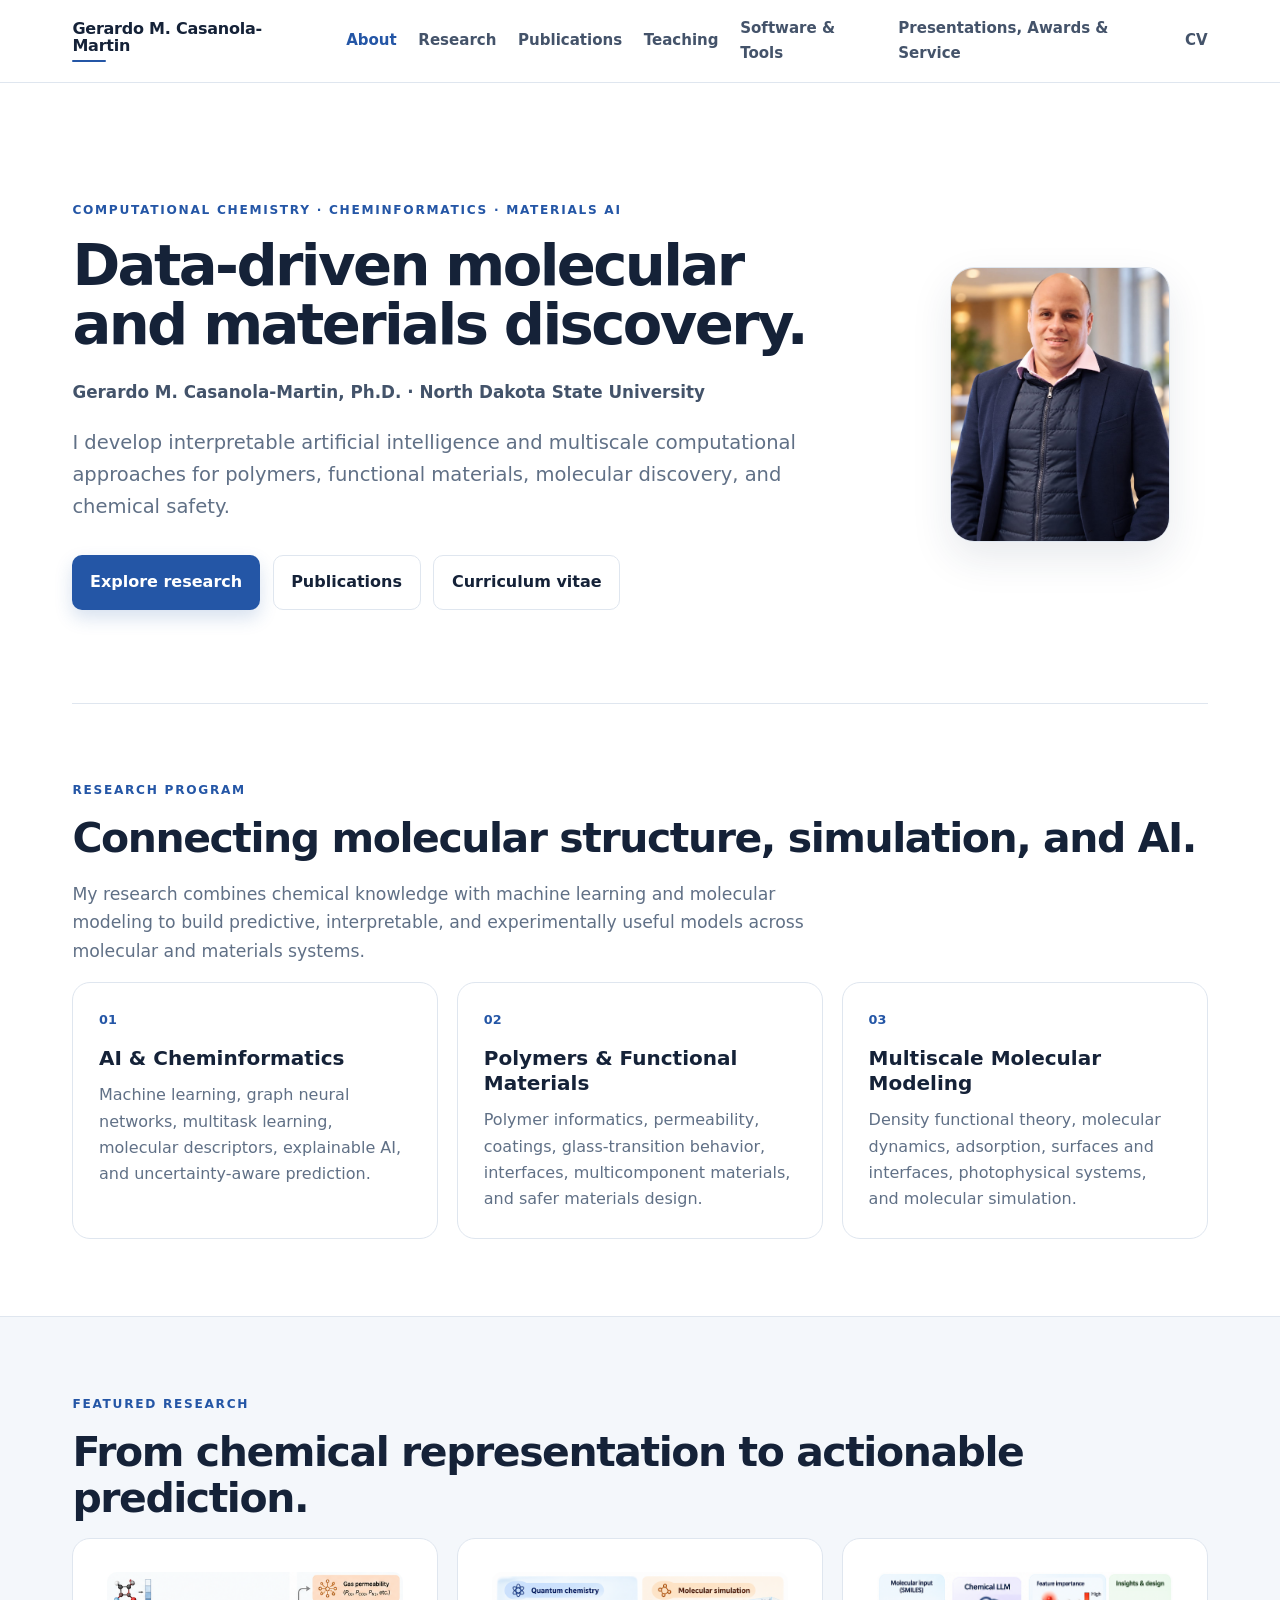
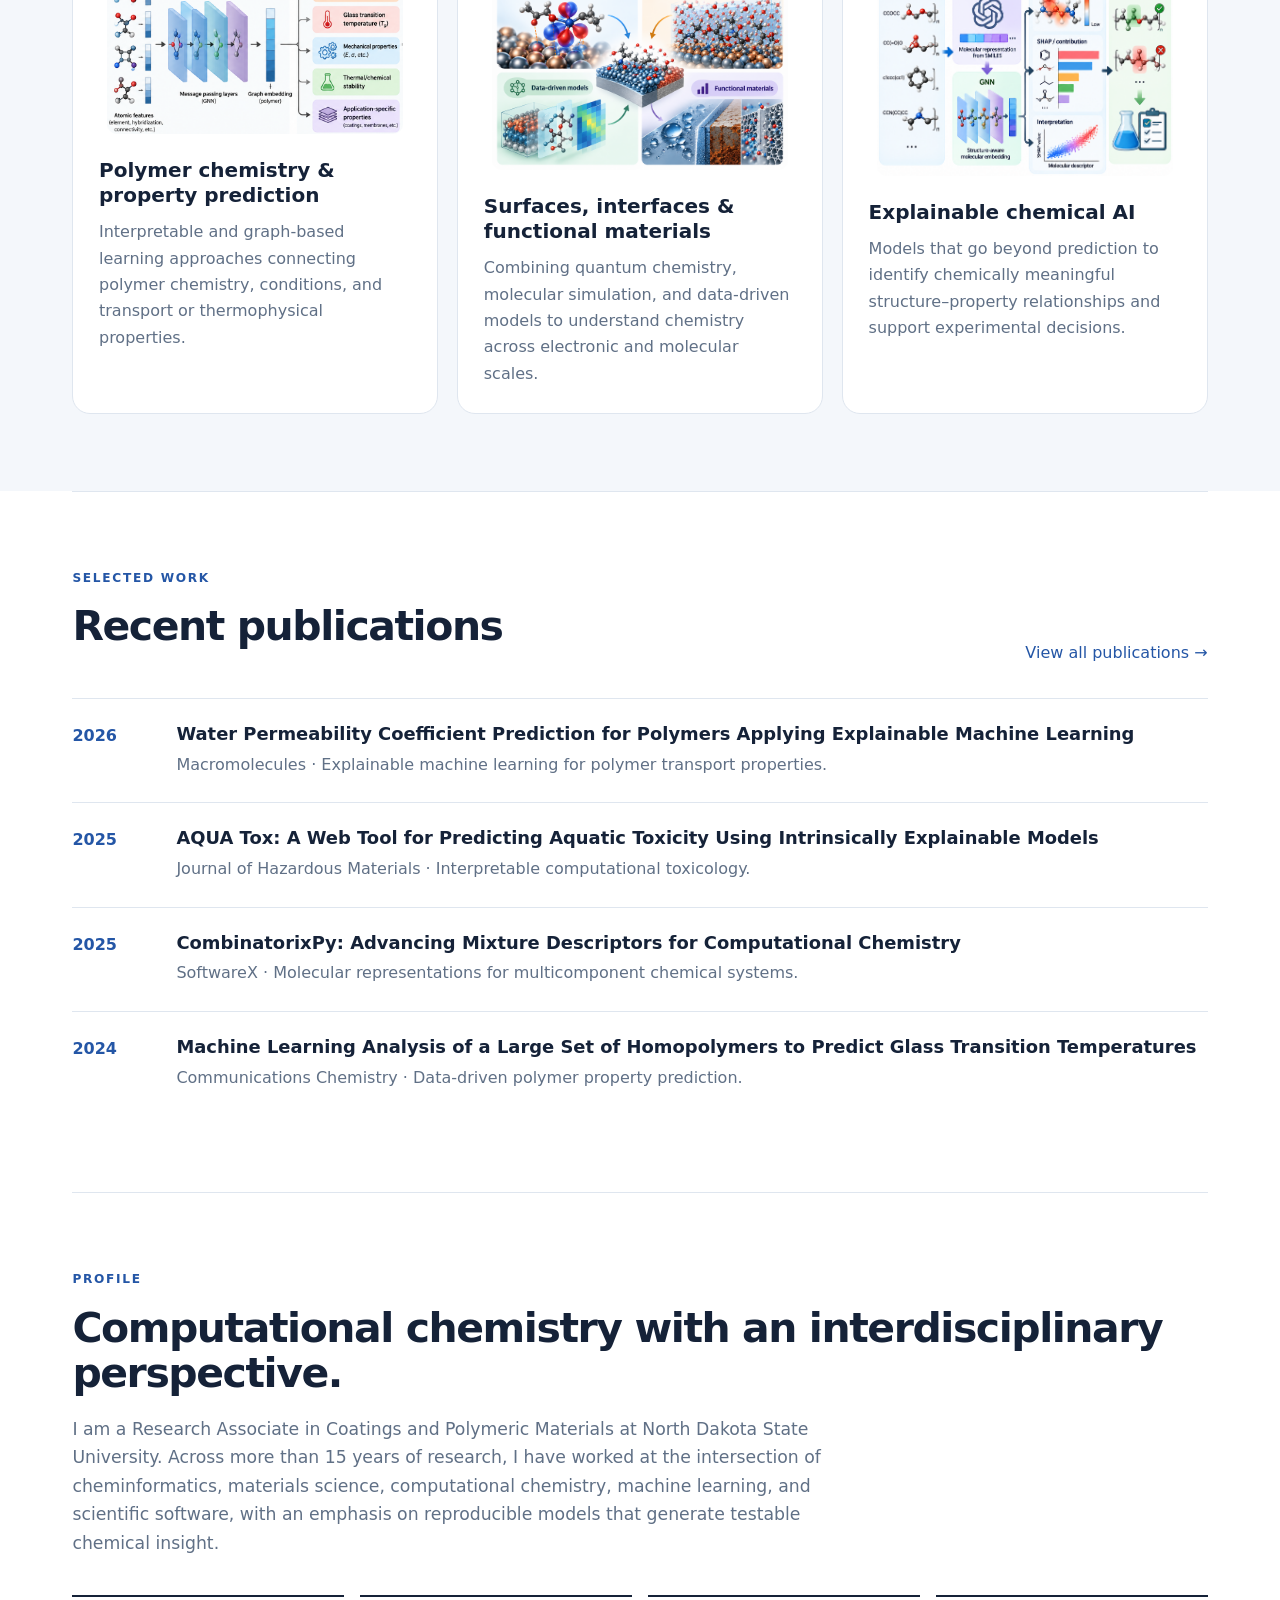
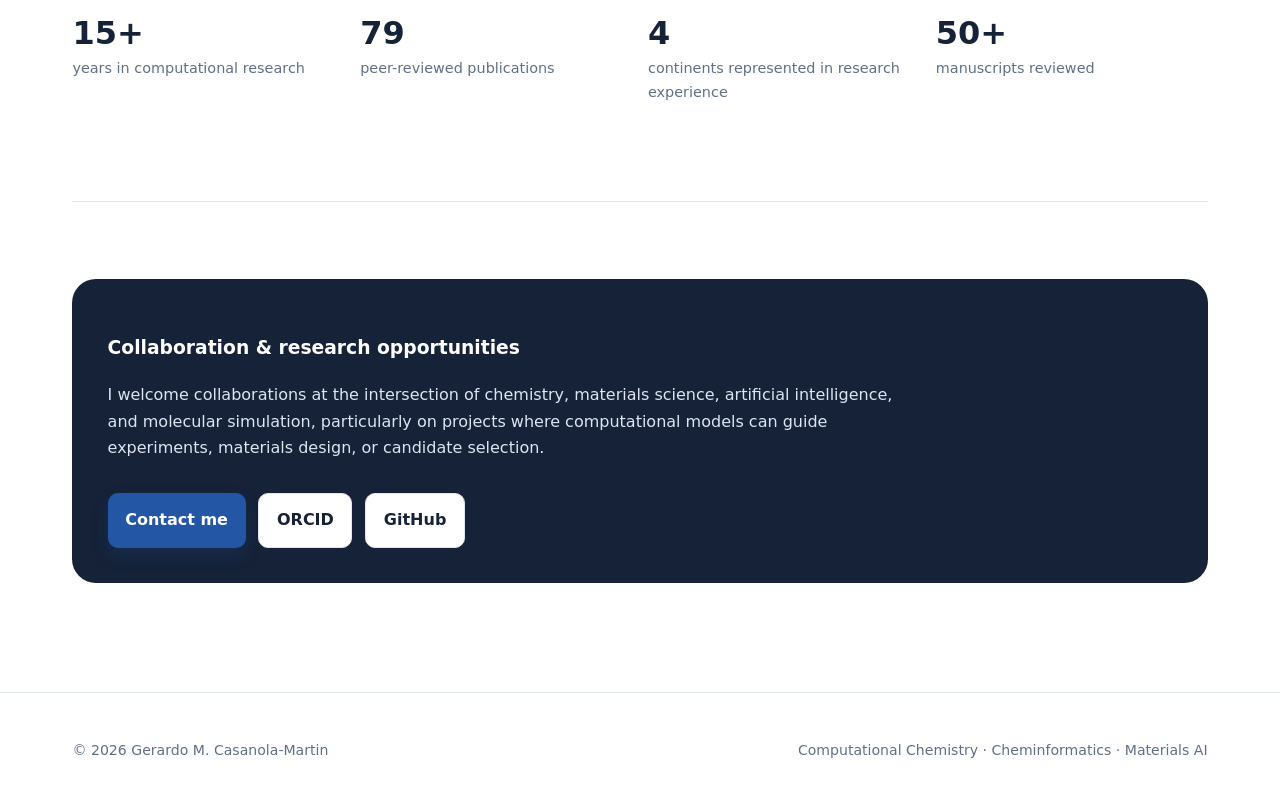
<file: index.html>
<!doctype html>
<html lang="en">
  <head>
    <meta charset="utf-8">
    <meta name="viewport" content="width=device-width,initial-scale=1">
    <title>Gerardo M. Casanola-Martin | Computational Chemistry & Materials AI</title>
    <meta name="description" content="Gerardo M. Casanola-Martin develops interpretable AI and multiscale computational approaches for polymers, functional materials, molecular discovery, and chemical safety.">
    <meta name="theme-color" content="#2456a6">
    <link rel="stylesheet" href="assets/css/styles.css?v=20261001-4">
  </head>
  <body>
    <a class="skip-link" href="#main-content">Skip to content</a>
    <header class="site-header">
      <div class="nav-wrap">
        <a class="brand" href="index.html">Gerardo M. <span>Casanola-Martin</span>
      </a>
      <button class="menu-toggle" type="button" aria-expanded="false" aria-controls="site-navigation">Menu</button>
      <nav class="site-nav" id="site-navigation" aria-label="Primary navigation">
        <a href="index.html" aria-current="page">About</a>
        <a href="research.html">Research</a>
        <a href="publications.html">Publications</a>
        <a href="teaching.html">Teaching</a><a href="software.html">Software &amp; Tools</a>
        <a href="talks.html">Presentations, Awards & Service</a>
        <a href="cv.html">CV</a>
      </nav>
    </div>
  </header>
  <main class="page-shell content" id="main-content">
    <section class="hero hero-home">
      <div>
        <p class="eyebrow">Computational Chemistry · Cheminformatics · Materials AI</p>
        <h1>Data-driven molecular and materials discovery.</h1>
        <p class="identity">Gerardo M. Casanola-Martin, Ph.D. · North Dakota State University</p>
        <p class="lead">I develop interpretable artificial intelligence and multiscale computational approaches for polymers, functional materials, molecular discovery, and chemical safety.</p>
        <div class="actions">
          <a class="button" href="research.html">Explore research</a>
          <a class="button secondary" href="publications.html">Publications</a>
          <a class="button secondary" href="cv.html">Curriculum vitae</a>
        </div>
      </div>
      <div class="portrait-wrap">
        <img
          class="professional-portrait"
          src="assets/img/professional-portrait.jpeg"
          alt="Professional portrait of Gerardo M. Casanola-Martin"
        >
      </div>
    </section>
    <section class="section">
      <p class="eyebrow">Research program</p>
      <h2>Connecting molecular structure, simulation, and AI.</h2>
      <p class="section-intro">My research combines chemical knowledge with machine learning and molecular modeling to build predictive, interpretable, and experimentally useful models across molecular and materials systems.</p>
      <div class="grid three">
        <article class="card">
          <div class="research-number">
            01
          </div>
          <h3>AI & Cheminformatics</h3>
          <p>Machine learning, graph neural networks, multitask learning, molecular descriptors, explainable AI, and uncertainty-aware prediction.</p>
        </article>
        <article class="card">
          <div class="research-number">
            02
          </div>
          <h3>Polymers & Functional Materials</h3>
          <p>Polymer informatics, permeability, coatings, glass-transition behavior, interfaces, multicomponent materials, and safer materials design.</p>
        </article>
        <article class="card">
          <div class="research-number">
            03
          </div>
          <h3>Multiscale Molecular Modeling</h3>
          <p>Density functional theory, molecular dynamics, adsorption, surfaces and interfaces, photophysical systems, and molecular simulation.</p>
        </article>
      </div>
    </section>
    <section class="section featured">
      <p class="eyebrow">Featured research</p>
      <h2>From chemical representation to actionable prediction.</h2>
      <div class="feature-grid">
        <article class="card">
          <div class="feature-visual">
            <img
              src="assets/img/polymer-gnn-research.png"
              alt="Graph neural network workflow for polymer permeability and property prediction"
            >
          </div>
          <h3>Polymer chemistry & property prediction</h3>
          <p>Interpretable and graph-based learning approaches connecting polymer chemistry, conditions, and transport or thermophysical properties.</p>
        </article>
        <article class="card">
          <div class="feature-visual">
            <img
              src="assets/img/multiscale-modeling.png"
              alt="Multiscale modeling workflow connecting quantum chemistry, molecular simulation, data-driven models, and functional materials"
            >
          </div>
          <h3>Surfaces, interfaces & functional materials</h3>
          <p>Combining quantum chemistry, molecular simulation, and data-driven models to understand chemistry across electronic and molecular scales.</p>
        </article>
        <article class="card">
          <div class="feature-visual">
            <img
              src="assets/img/explainable-ai-llm-gnn.png"
              alt="Explainable chemical AI workflow combining SMILES, a chemical language model, graph neural networks, feature importance, and molecular design insights"
            >
          </div>
          <h3>Explainable chemical AI</h3>
          <p>Models that go beyond prediction to identify chemically meaningful structure–property relationships and support experimental decisions.</p>
        </article>
      </div>
    </section>
    <section class="section">
      <div class="section-heading">
        <div>
          <p class="eyebrow">Selected work</p>
          <h2>Recent publications</h2>
        </div>
        <a href="publications.html">View all publications →</a>
      </div>
      <div class="publication-list">
        <article class="publication">
          <div class="meta">
            2026
          </div>
          <h3>Water Permeability Coefficient Prediction for Polymers Applying Explainable Machine Learning</h3>
          <p class="citation">Macromolecules · Explainable machine learning for polymer transport properties.</p>
        </article>
        <article class="publication">
          <div class="meta">
            2025
          </div>
          <h3>AQUA Tox: A Web Tool for Predicting Aquatic Toxicity Using Intrinsically Explainable Models</h3>
          <p class="citation">Journal of Hazardous Materials · Interpretable computational toxicology.</p>
        </article>
        <article class="publication">
          <div class="meta">
            2025
          </div>
          <h3>CombinatorixPy: Advancing Mixture Descriptors for Computational Chemistry</h3>
          <p class="citation">SoftwareX · Molecular representations for multicomponent chemical systems.</p>
        </article>
        <article class="publication">
          <div class="meta">
            2024
          </div>
          <h3>Machine Learning Analysis of a Large Set of Homopolymers to Predict Glass Transition Temperatures</h3>
          <p class="citation">Communications Chemistry · Data-driven polymer property prediction.</p>
        </article>
      </div>
    </section>
    <section class="section">
      <p class="eyebrow">Profile</p>
      <h2>Computational chemistry with an interdisciplinary perspective.</h2>
      <p class="section-intro">I am a Research Associate in Coatings and Polymeric Materials at North Dakota State University. Across more than 15 years of research, I have worked at the intersection of cheminformatics, materials science, computational chemistry, machine learning, and scientific software, with an emphasis on reproducible models that generate testable chemical insight.</p>
      <div class="stat-row">
        <div class="stat">
          <strong>15+</strong>
          <span>years in computational research</span>
        </div>
        <div class="stat">
          <strong>79</strong>
          <span>peer-reviewed publications</span>
        </div>
        <div class="stat">
          <strong>4</strong>
          <span>continents represented in research experience</span>
        </div>
        <div class="stat">
          <strong>50+</strong>
          <span>manuscripts reviewed</span>
        </div>
      </div>
    </section>
    <section class="section">
      <div class="callout">
        <h3>Collaboration & research opportunities</h3>
        <p>I welcome collaborations at the intersection of chemistry, materials science, artificial intelligence, and molecular simulation, particularly on projects where computational models can guide experiments, materials design, or candidate selection.</p>
        <div class="actions">
          <a class="button" href="mailto:gerardo.casanolamart@ndsu.edu">Contact me</a>
          <a class="button secondary" href="https://orcid.org/0000-0003-0383-2032">ORCID</a>
          <a class="button secondary" href="https://github.com/gmaikelc">GitHub</a>
        </div>
      </div>
    </section>
  </main>
  <footer class="site-footer">
    <div class="footer-wrap">
      <p>© <span data-year>
    </span> Gerardo M. Casanola-Martin</p>
    <p>Computational Chemistry · Cheminformatics · Materials AI</p>
  </div>
</footer>
<script src="assets/js/main.js">
</script>
<!-- Cloudflare Web Analytics --><script type='module' src='https://static.cloudflareinsights.com/beacon.min.js' data-cf-beacon='{"token": "e5be131f6edd40b39c4fa39417d22a77"}'></script><!-- End Cloudflare Web Analytics -->
</body>
</html>
</file>
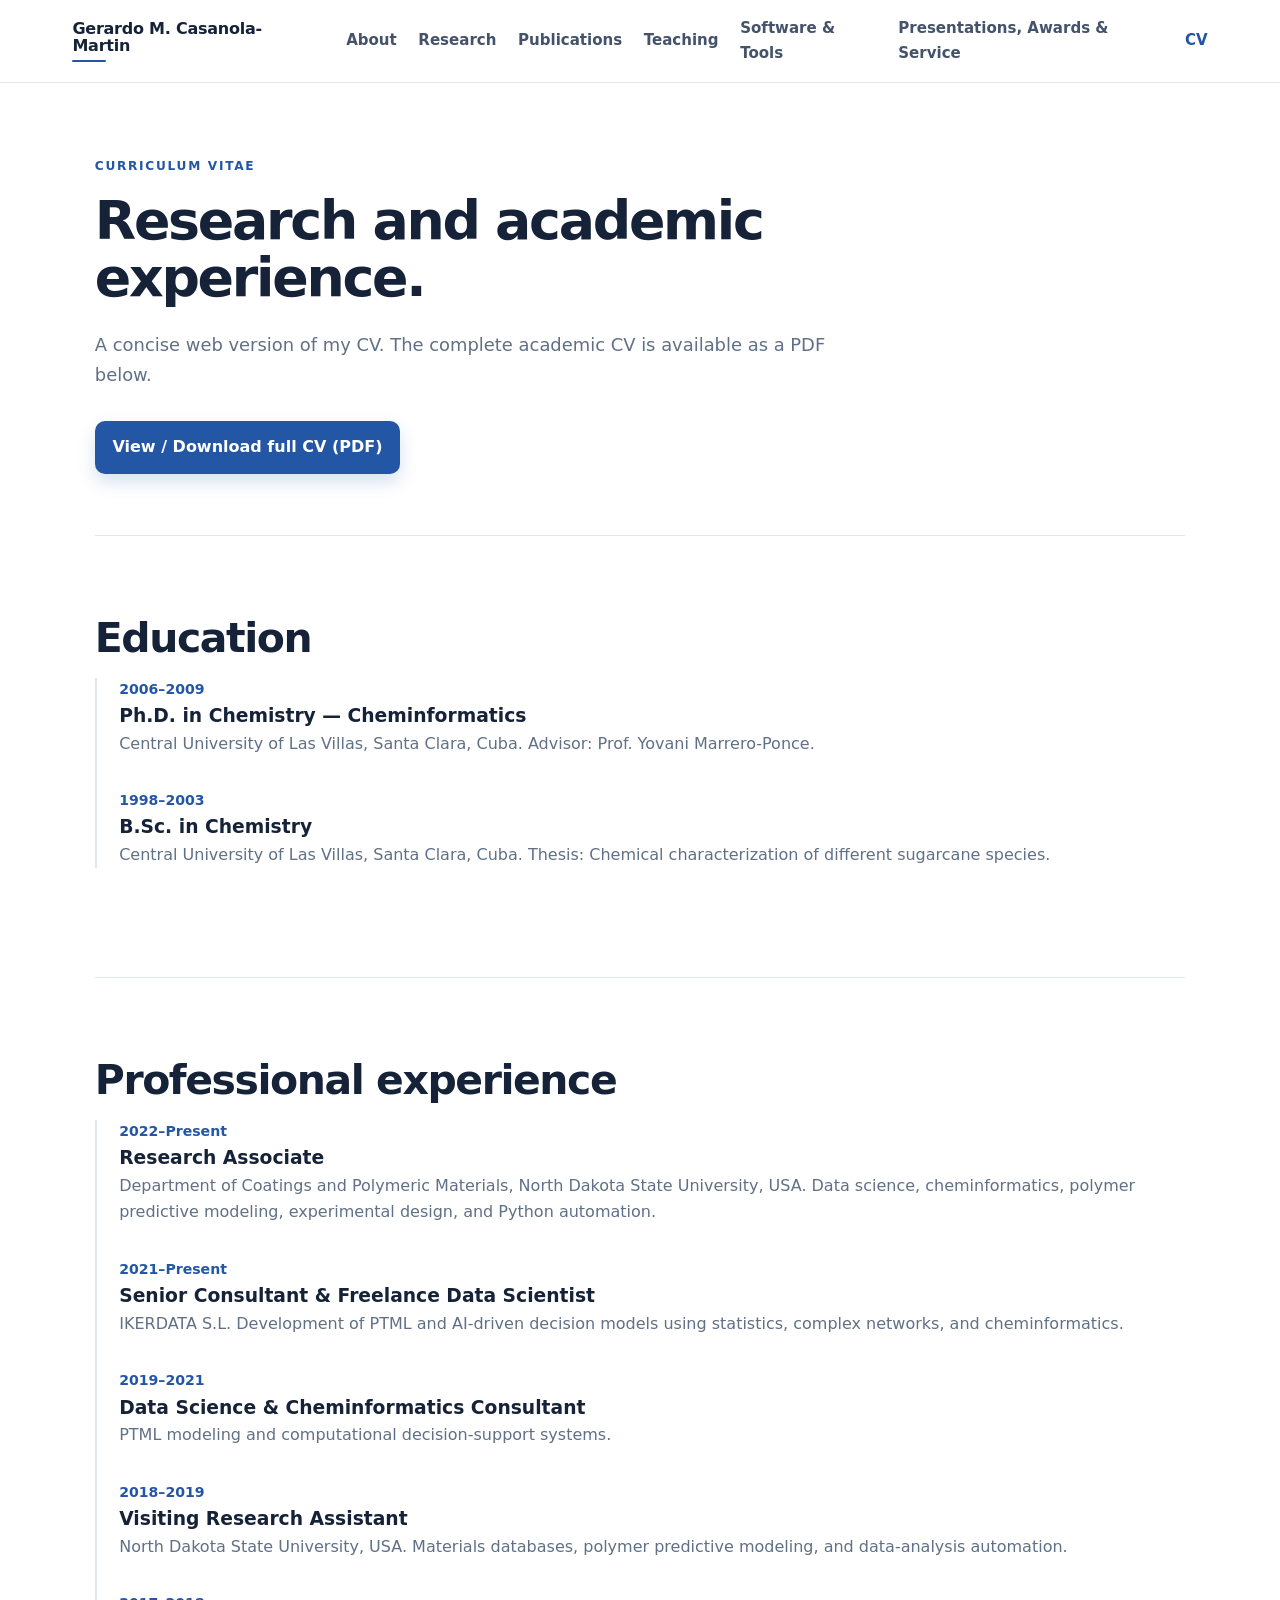
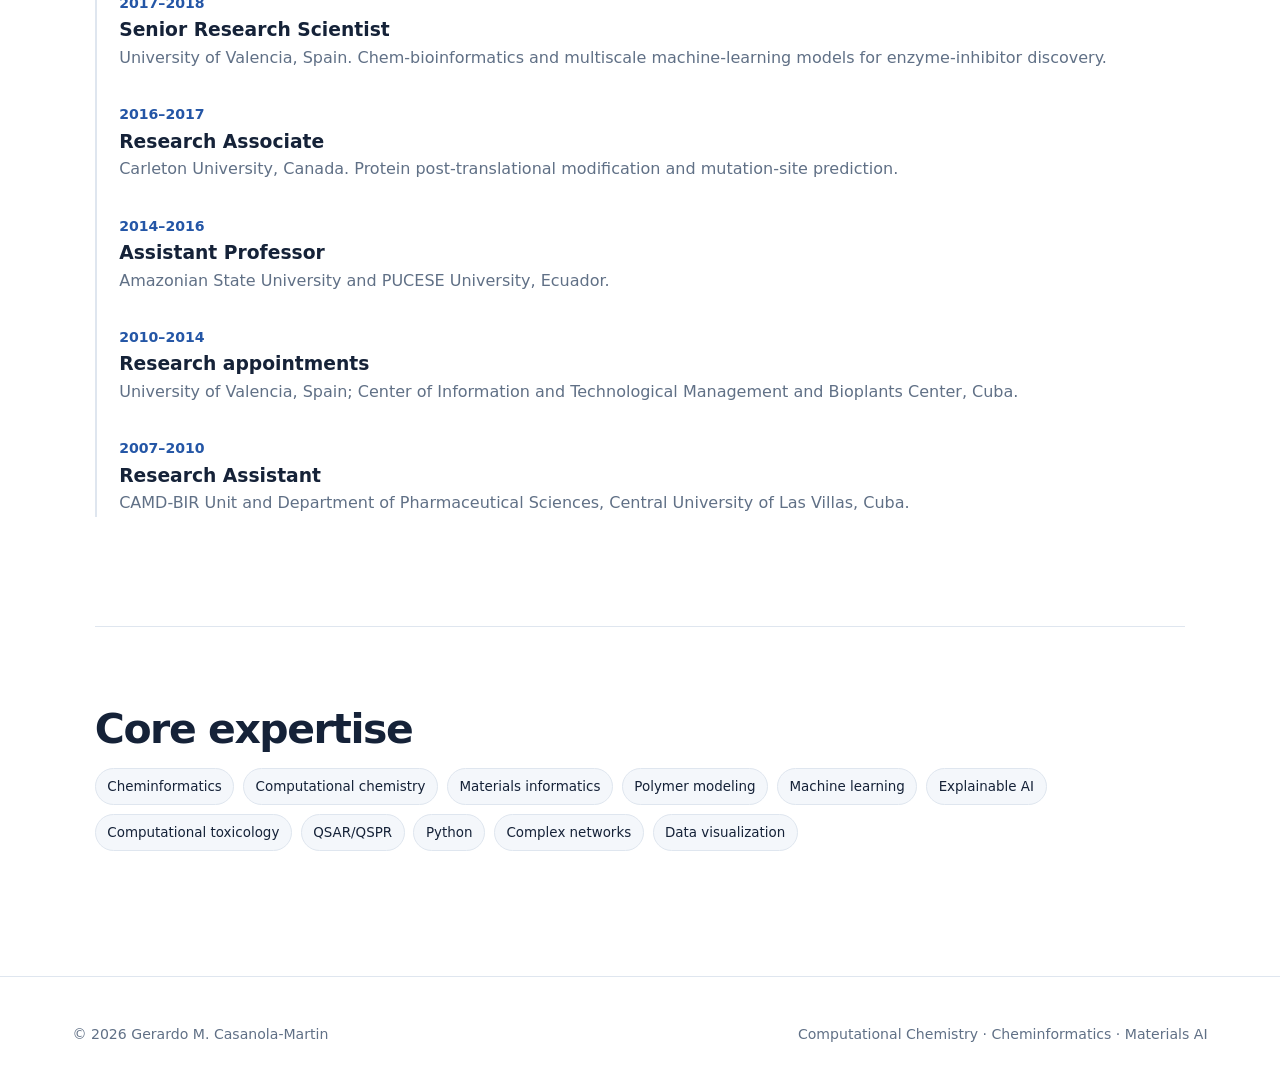
<file: cv.html>
<!doctype html>
<html lang="en"><head><meta charset="utf-8"><meta name="viewport" content="width=device-width,initial-scale=1"><title>CV | Gerardo M. Casanola-Martin</title><meta name="description" content="Curriculum vitae of Gerardo M. Casanola-Martin, including education, research experience, expertise, and professional appointments."><meta name="author" content="Gerardo M. Casanola-Martin"><meta name="theme-color" content="#283a73"><link rel="stylesheet" href="assets/css/styles.css?v=20261001-4"></head>
<body><a class="skip-link" href="#main-content">Skip to content</a><header class="site-header"><div class="nav-wrap"><a class="brand" href="index.html">Gerardo M. <span>Casanola-Martin</span></a><button class="menu-toggle" type="button" aria-expanded="false" aria-controls="site-navigation">Menu</button><nav class="site-nav" id="site-navigation" aria-label="Primary navigation"><a href="index.html">About</a><a href="research.html">Research</a><a href="publications.html">Publications</a><a href="teaching.html">Teaching</a><a href="software.html">Software &amp; Tools</a><a href="talks.html">Presentations, Awards & Service</a><a href="cv.html" aria-current="page">CV</a></nav></div></header><div class="page-shell"><main class="content" id="main-content">
<section class="hero"><p class="eyebrow">Curriculum Vitae</p><h1>Research and academic experience.</h1><p class="lead">A concise web version of my CV. The complete academic CV is available as a PDF below.</p><div class="actions"><a class="button" href="assets/files/Gerardo-Casanola-Martin-CV.pdf" target="_blank" rel="noopener">View / Download full CV (PDF)</a></div></section>
<section class="section"><h2>Education</h2><div class="timeline"><article class="timeline-item"><div class="timeline-date">2006–2009</div><div><h3>Ph.D. in Chemistry — Cheminformatics</h3><p>Central University of Las Villas, Santa Clara, Cuba. Advisor: Prof. Yovani Marrero-Ponce.</p></div></article><article class="timeline-item"><div class="timeline-date">1998–2003</div><div><h3>B.Sc. in Chemistry</h3><p>Central University of Las Villas, Santa Clara, Cuba. Thesis: Chemical characterization of different sugarcane species.</p></div></article></div></section>
<section class="section"><h2>Professional experience</h2><div class="timeline"><article class="timeline-item"><div class="timeline-date">2022–Present</div><div><h3>Research Associate</h3><p>Department of Coatings and Polymeric Materials, North Dakota State University, USA. Data science, cheminformatics, polymer predictive modeling, experimental design, and Python automation.</p></div></article><article class="timeline-item"><div class="timeline-date">2021–Present</div><div><h3>Senior Consultant &amp; Freelance Data Scientist</h3><p>IKERDATA S.L. Development of PTML and AI-driven decision models using statistics, complex networks, and cheminformatics.</p></div></article><article class="timeline-item"><div class="timeline-date">2019–2021</div><div><h3>Data Science &amp; Cheminformatics Consultant</h3><p>PTML modeling and computational decision-support systems.</p></div></article><article class="timeline-item"><div class="timeline-date">2018–2019</div><div><h3>Visiting Research Assistant</h3><p>North Dakota State University, USA. Materials databases, polymer predictive modeling, and data-analysis automation.</p></div></article><article class="timeline-item"><div class="timeline-date">2017–2018</div><div><h3>Senior Research Scientist</h3><p>University of Valencia, Spain. Chem-bioinformatics and multiscale machine-learning models for enzyme-inhibitor discovery.</p></div></article><article class="timeline-item"><div class="timeline-date">2016–2017</div><div><h3>Research Associate</h3><p>Carleton University, Canada. Protein post-translational modification and mutation-site prediction.</p></div></article><article class="timeline-item"><div class="timeline-date">2014–2016</div><div><h3>Assistant Professor</h3><p>Amazonian State University and PUCESE University, Ecuador.</p></div></article><article class="timeline-item"><div class="timeline-date">2010–2014</div><div><h3>Research appointments</h3><p>University of Valencia, Spain; Center of Information and Technological Management and Bioplants Center, Cuba.</p></div></article><article class="timeline-item"><div class="timeline-date">2007–2010</div><div><h3>Research Assistant</h3><p>CAMD-BIR Unit and Department of Pharmaceutical Sciences, Central University of Las Villas, Cuba.</p></div></article></div></section>
<section class="section"><h2>Core expertise</h2><ul class="tag-list"><li class="tag">Cheminformatics</li><li class="tag">Computational chemistry</li><li class="tag">Materials informatics</li><li class="tag">Polymer modeling</li><li class="tag">Machine learning</li><li class="tag">Explainable AI</li><li class="tag">Computational toxicology</li><li class="tag">QSAR/QSPR</li><li class="tag">Python</li><li class="tag">Complex networks</li><li class="tag">Data visualization</li></ul></section>
</main></div><footer class="site-footer"><div class="footer-wrap"><p>© <span data-year></span> Gerardo M. Casanola-Martin</p><p>Computational Chemistry · Cheminformatics · Materials AI</p></div></footer><script src="assets/js/main.js"></script><!-- Cloudflare Web Analytics --><script type='module' src='https://static.cloudflareinsights.com/beacon.min.js' data-cf-beacon='{"token": "e5be131f6edd40b39c4fa39417d22a77"}'></script><!-- End Cloudflare Web Analytics -->
</body></html>
</file>
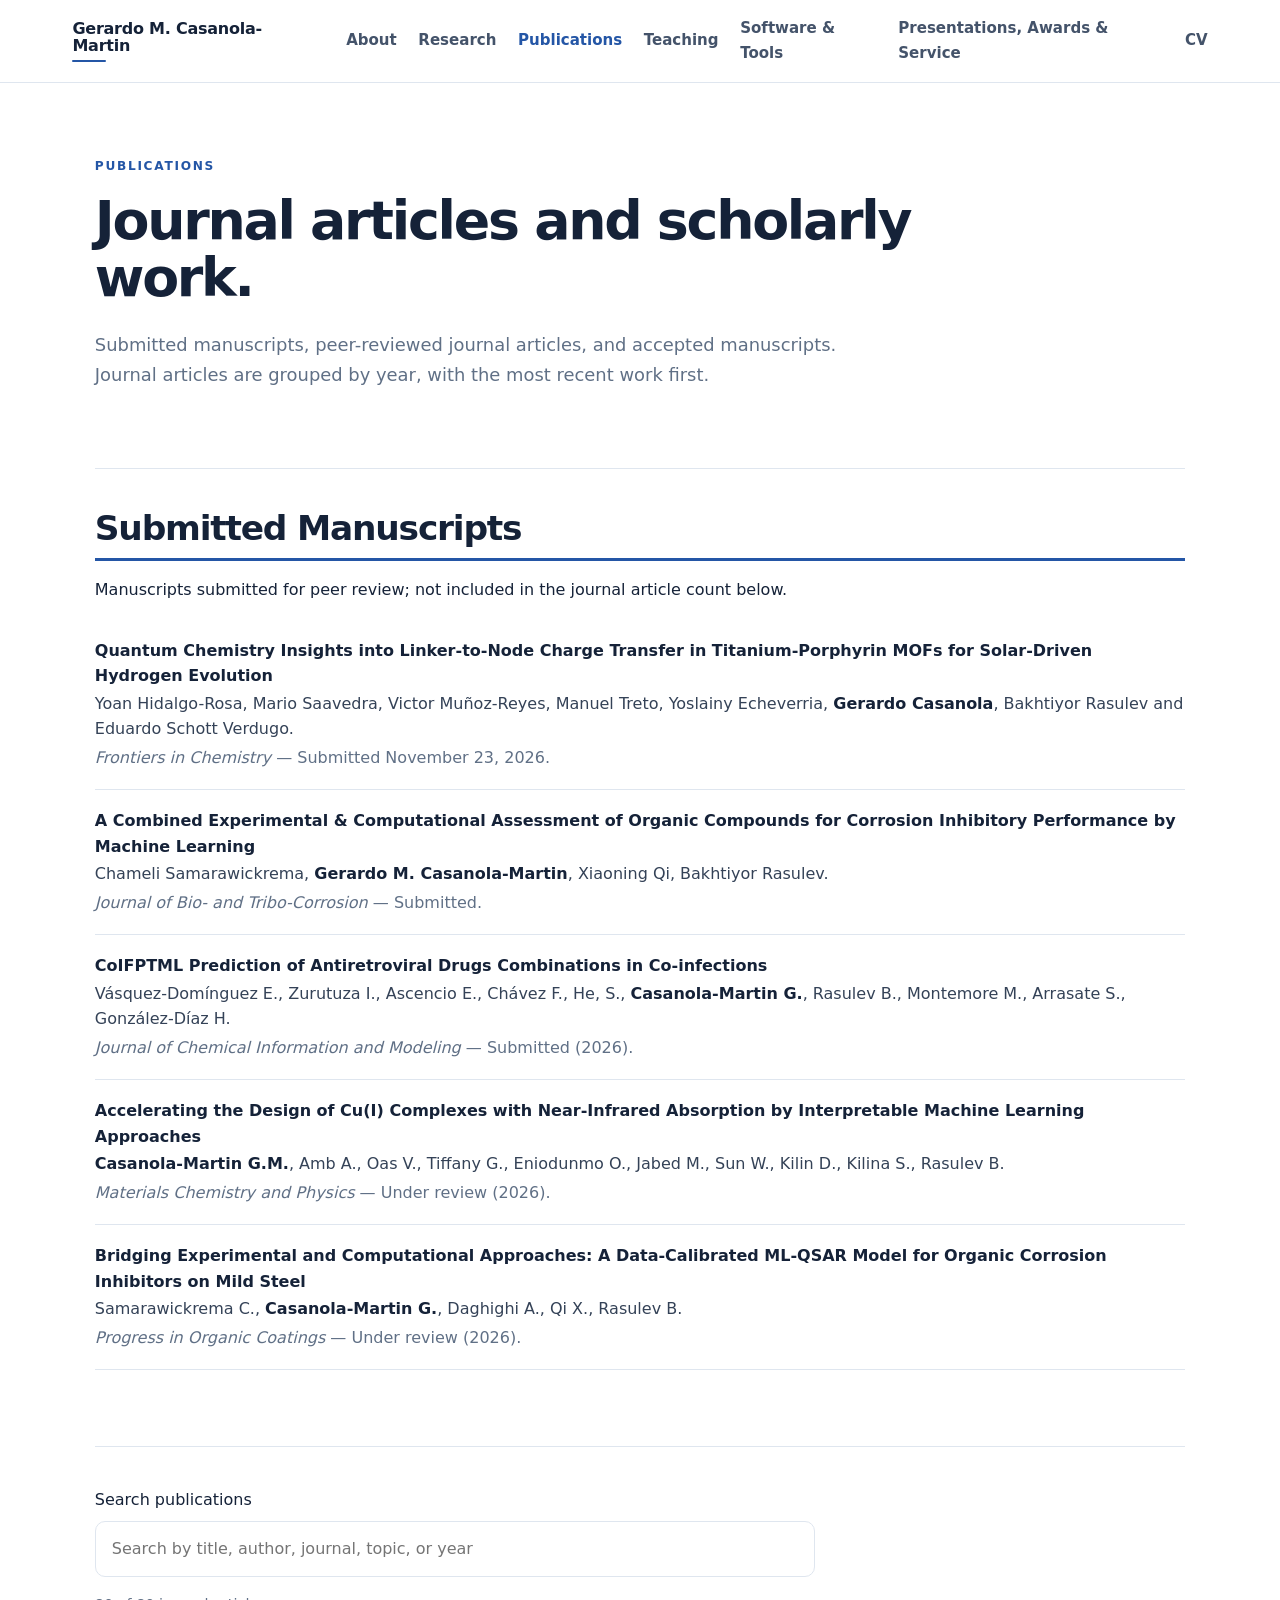
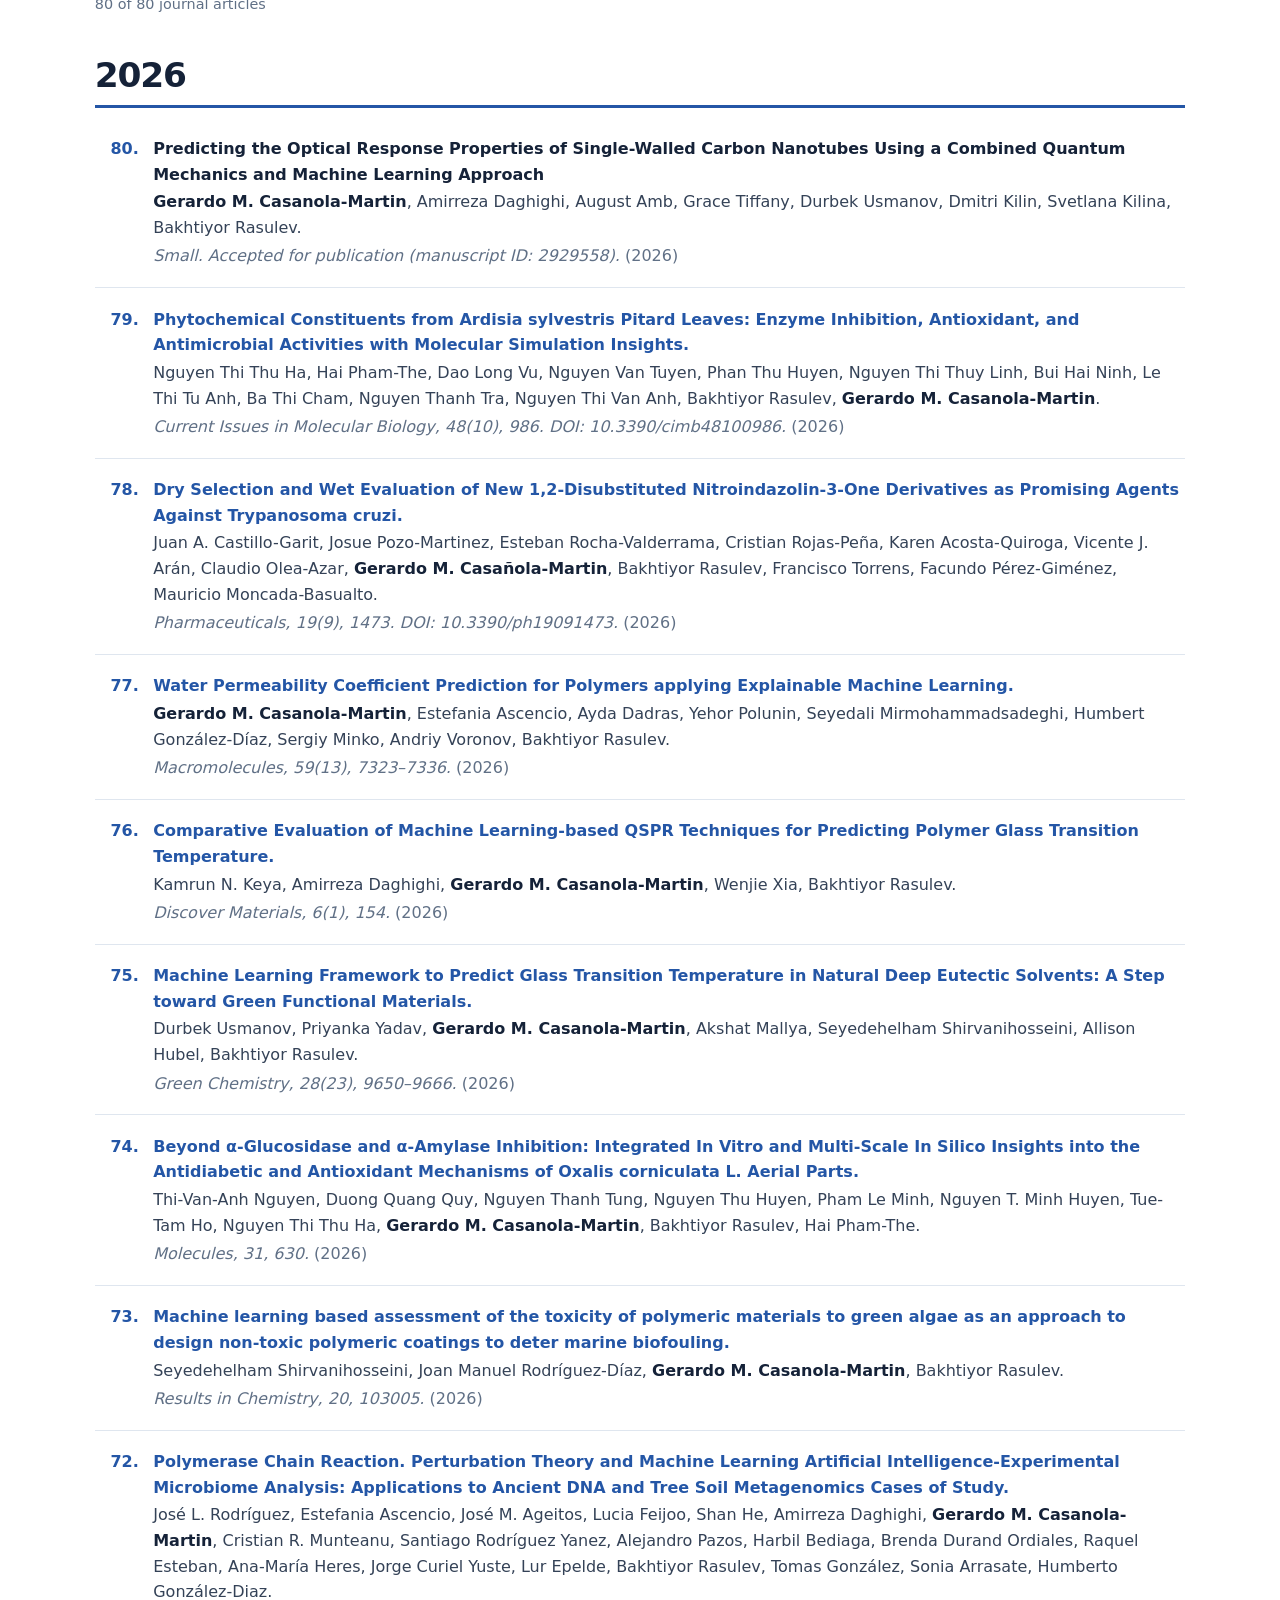
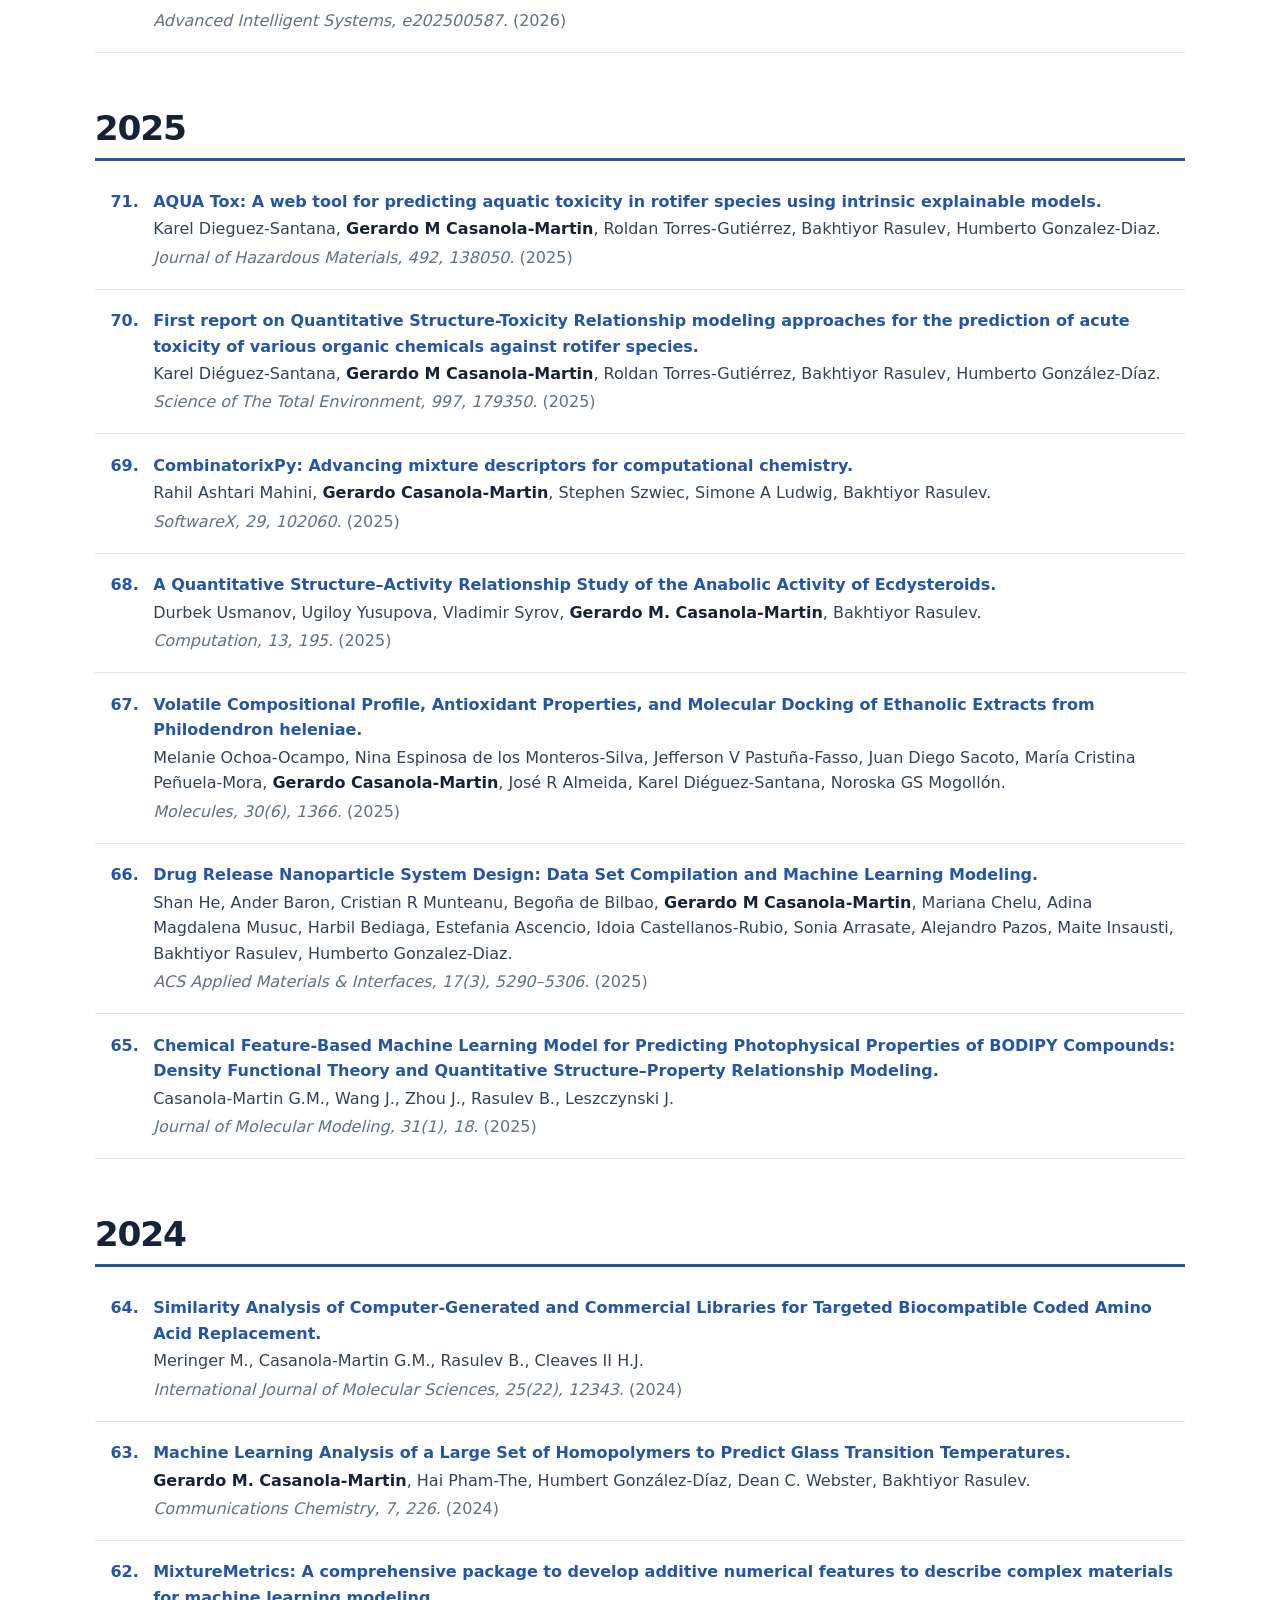
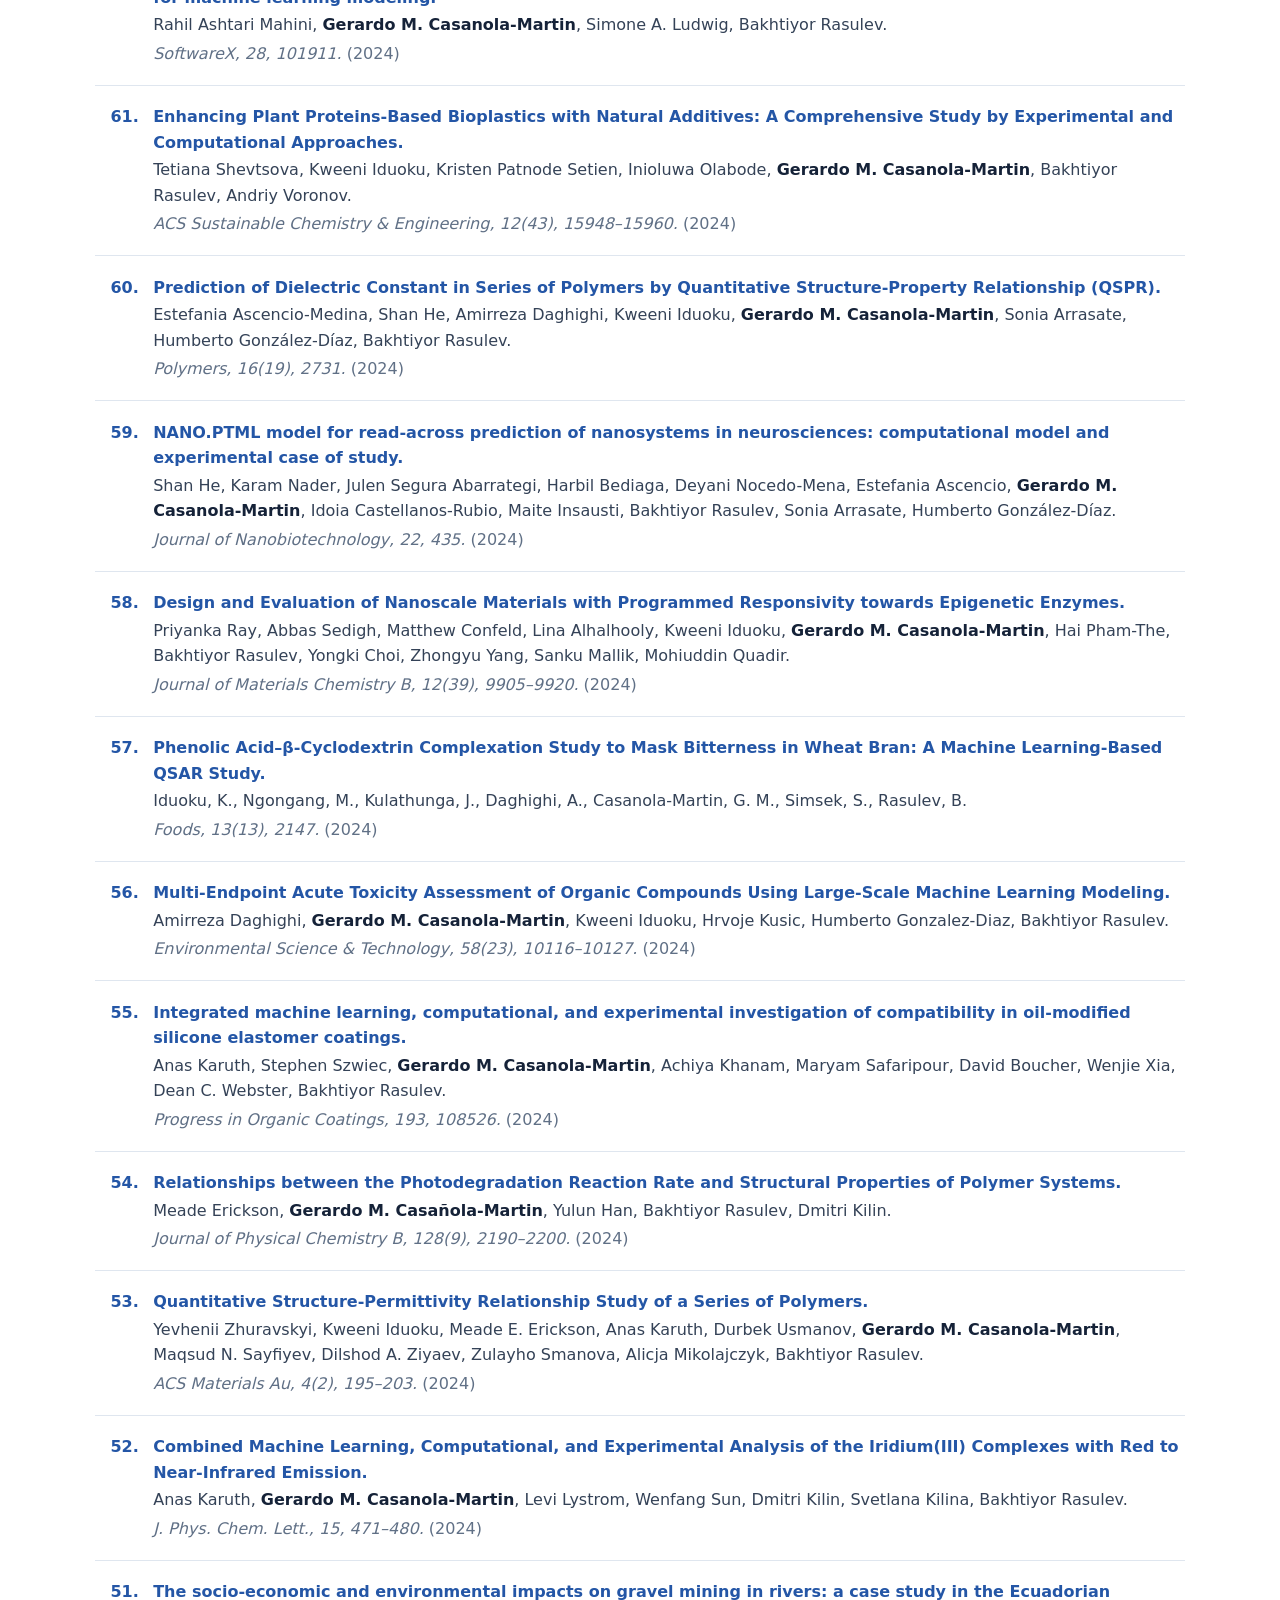
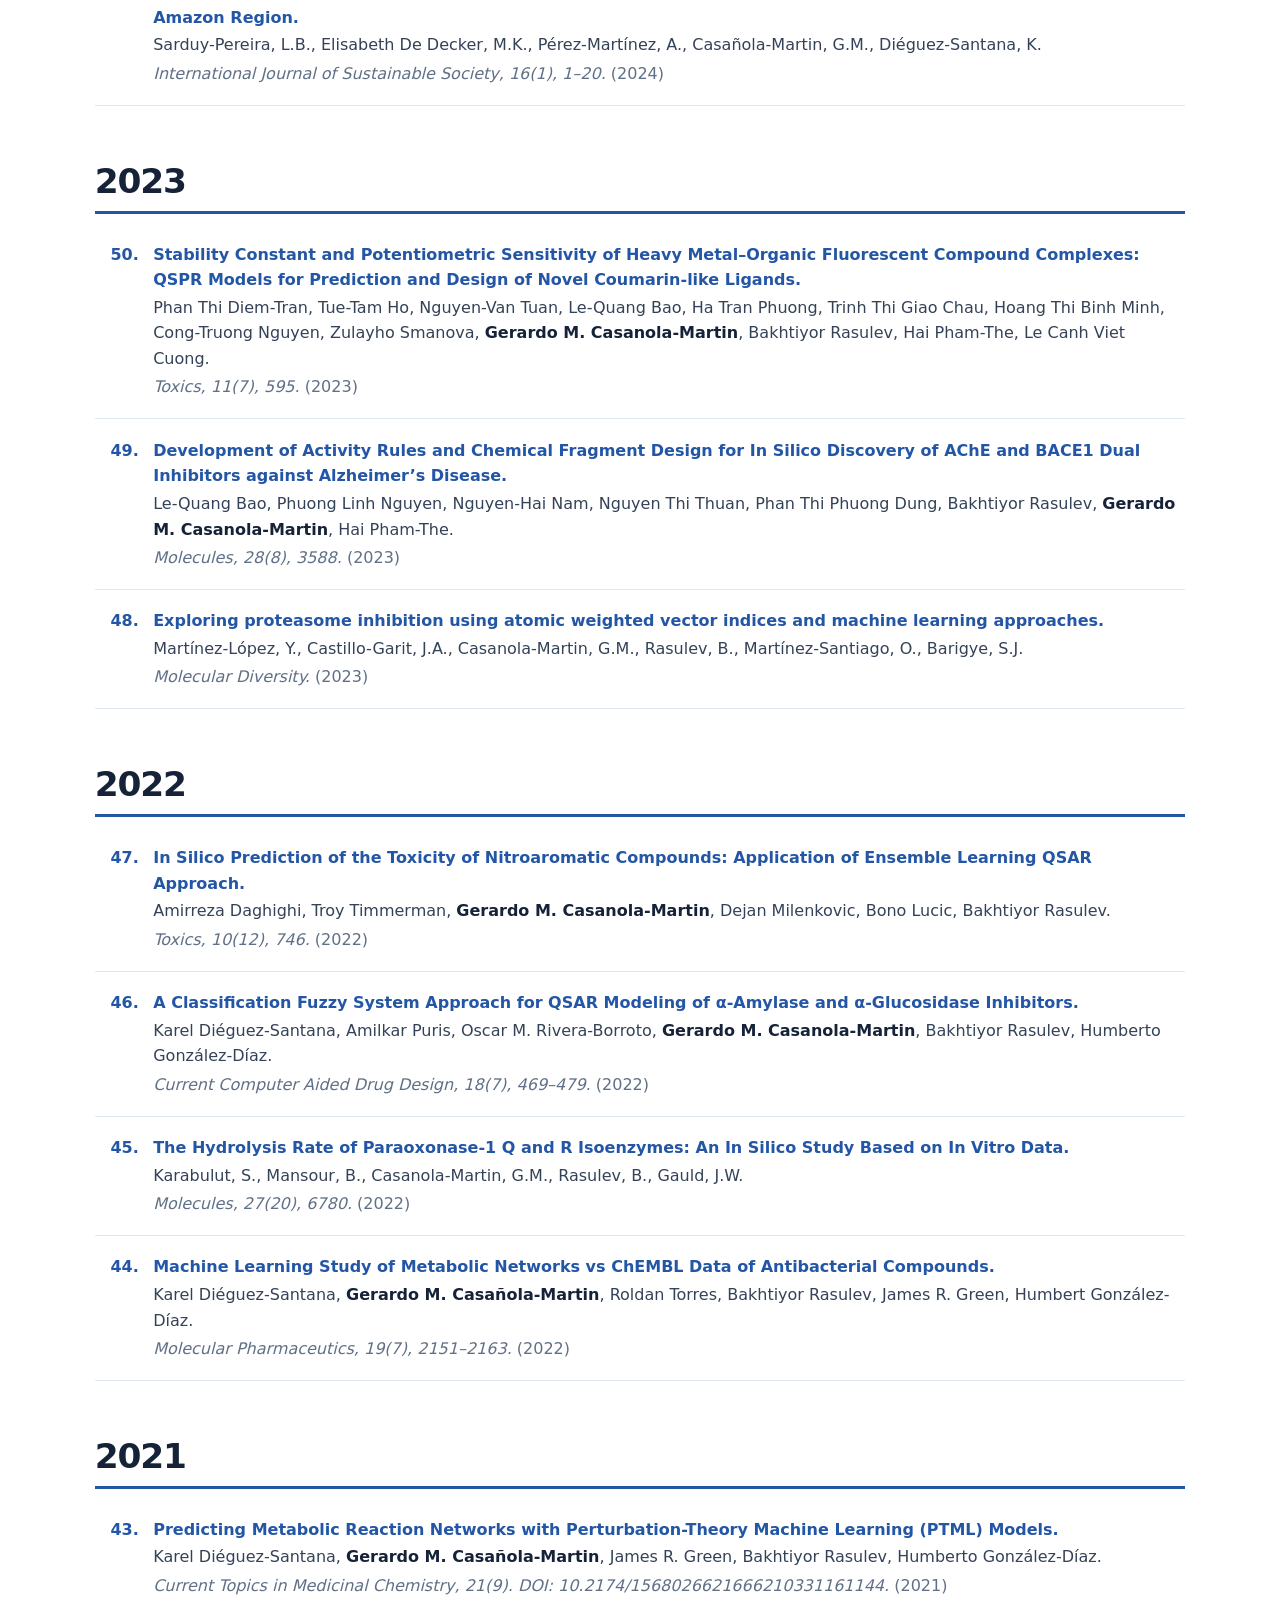
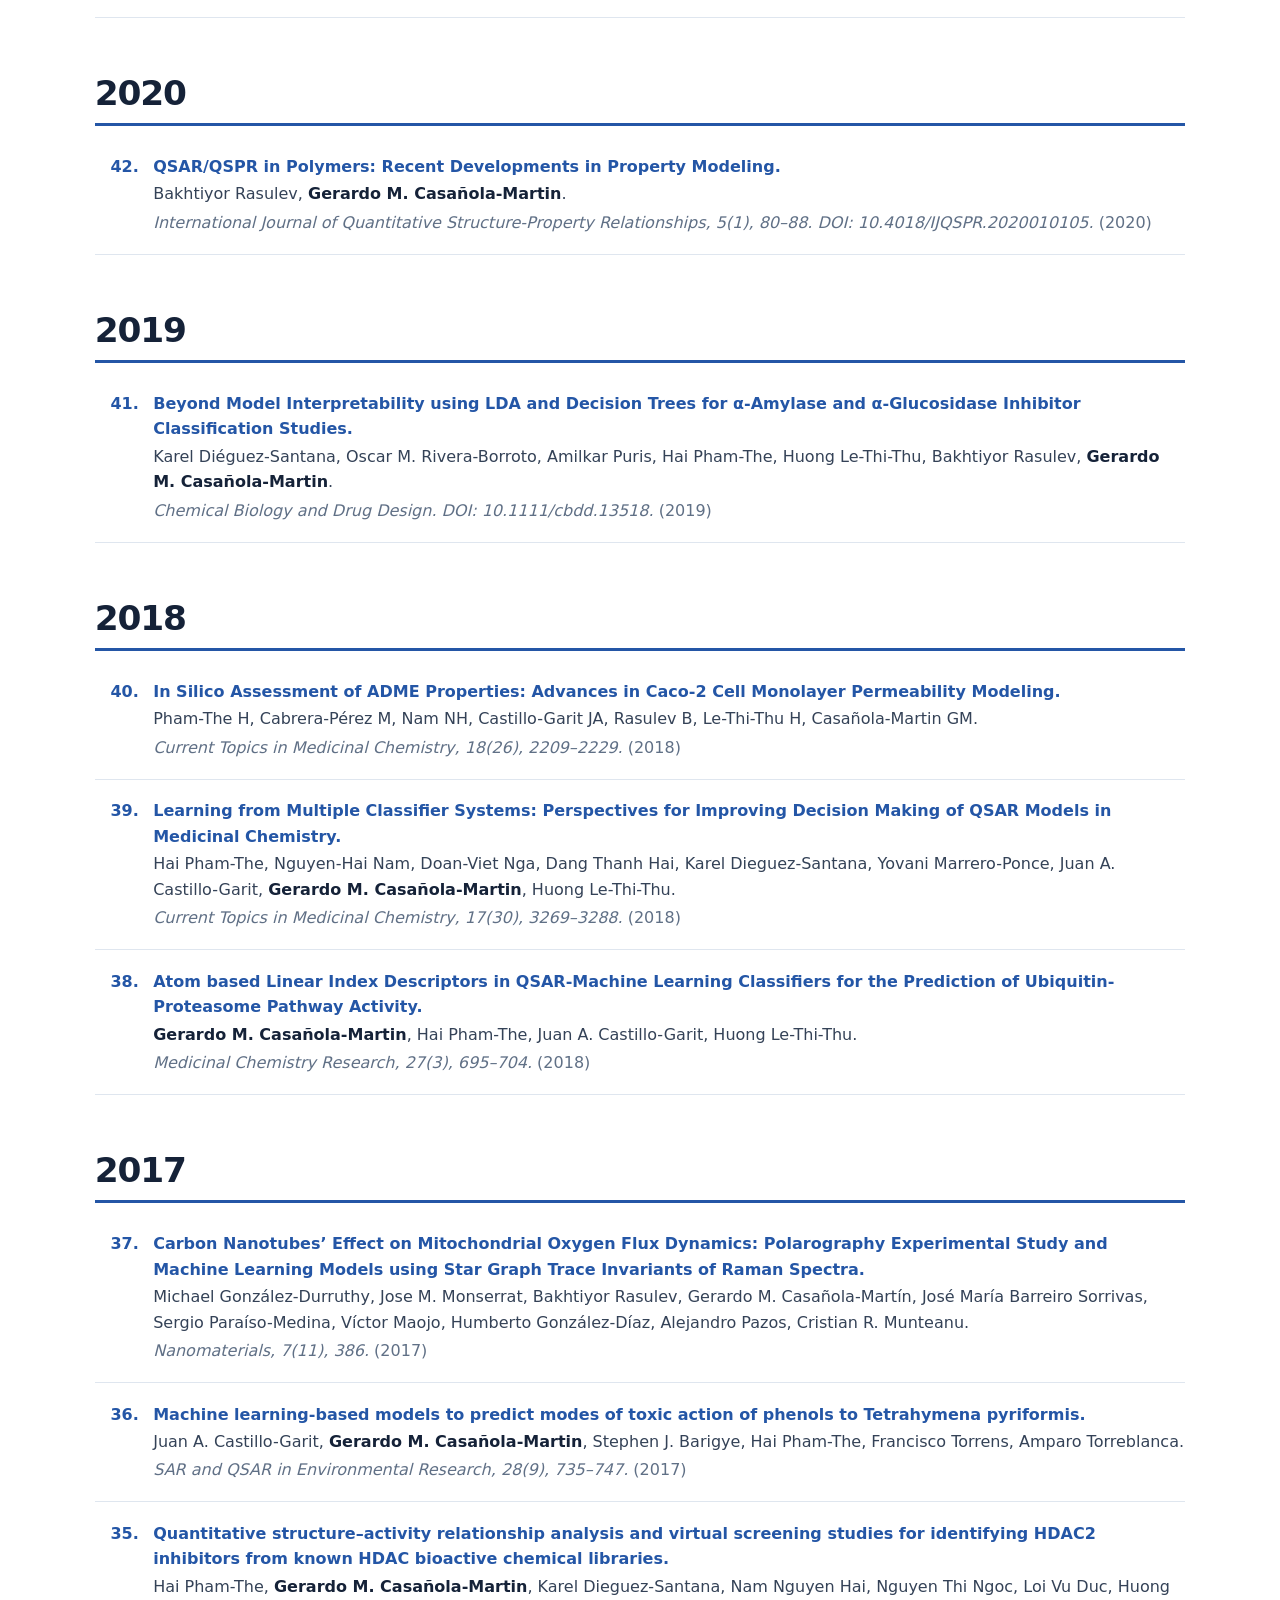
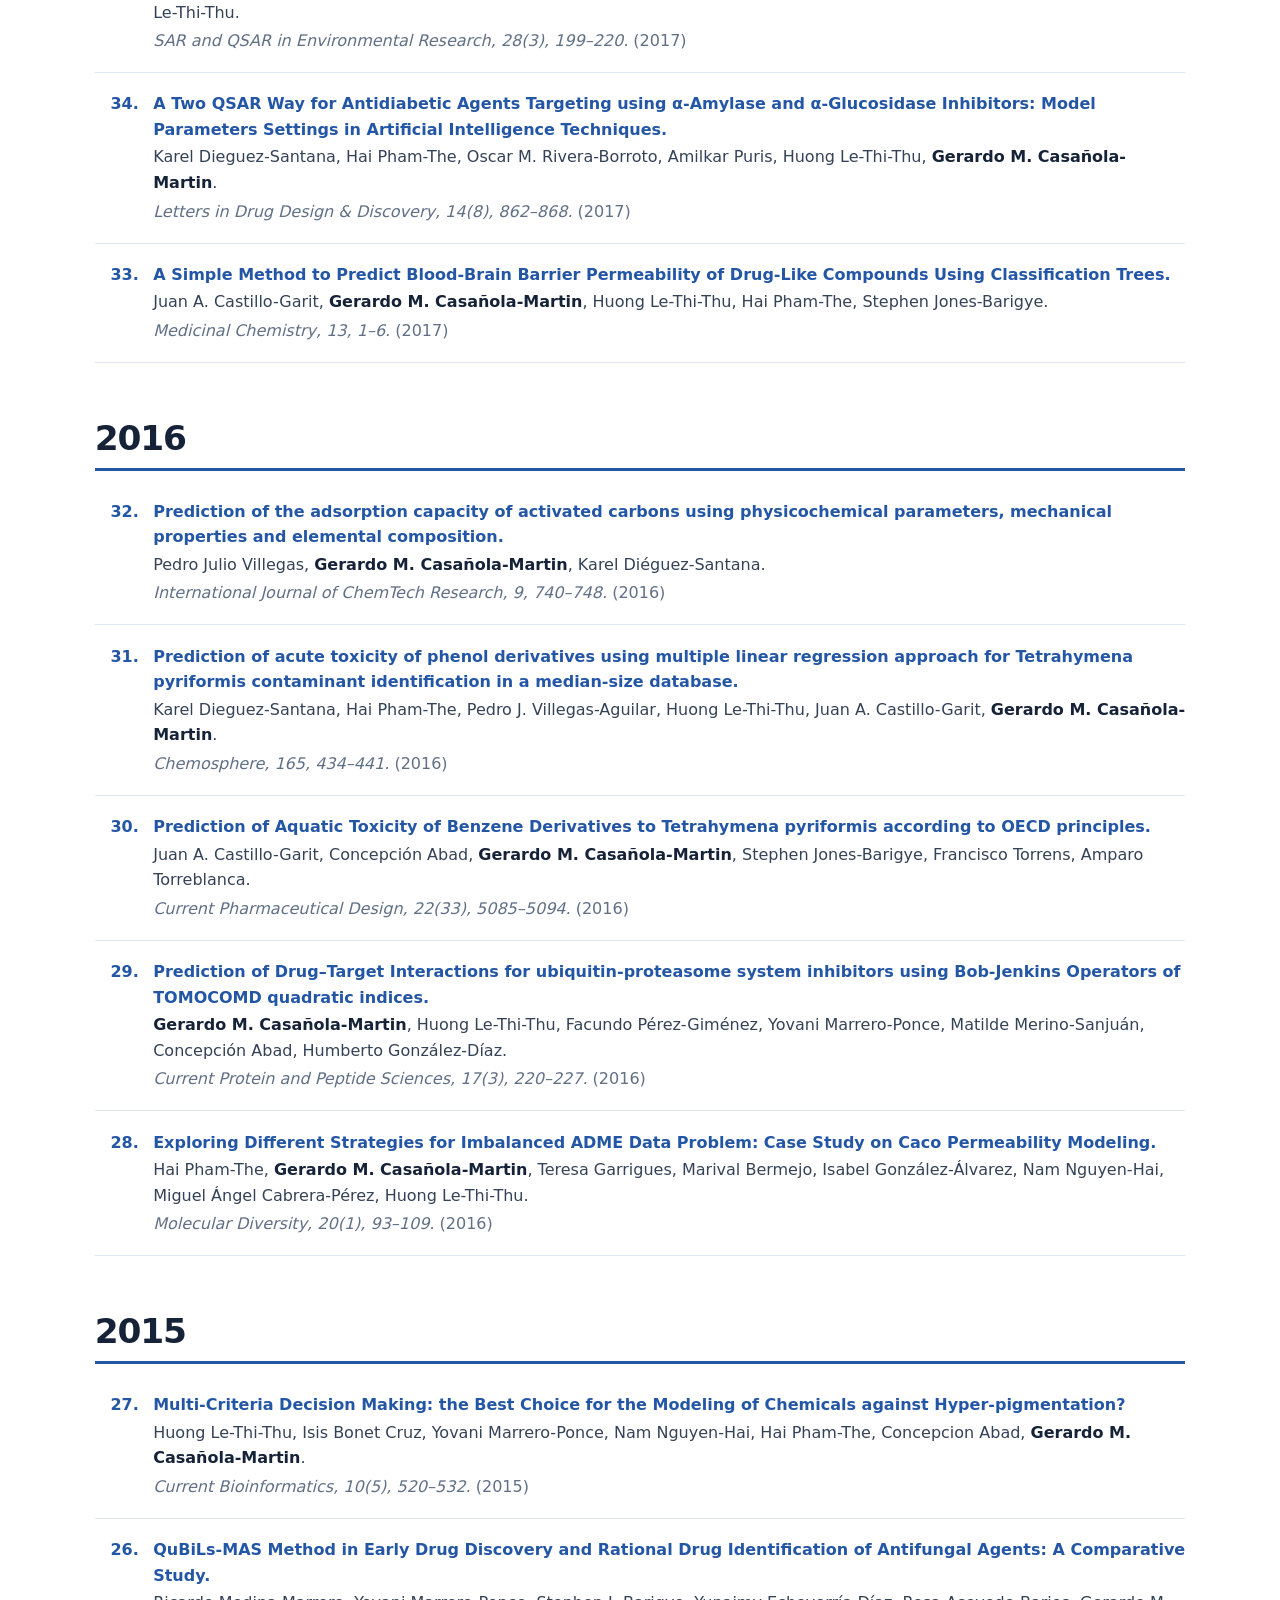
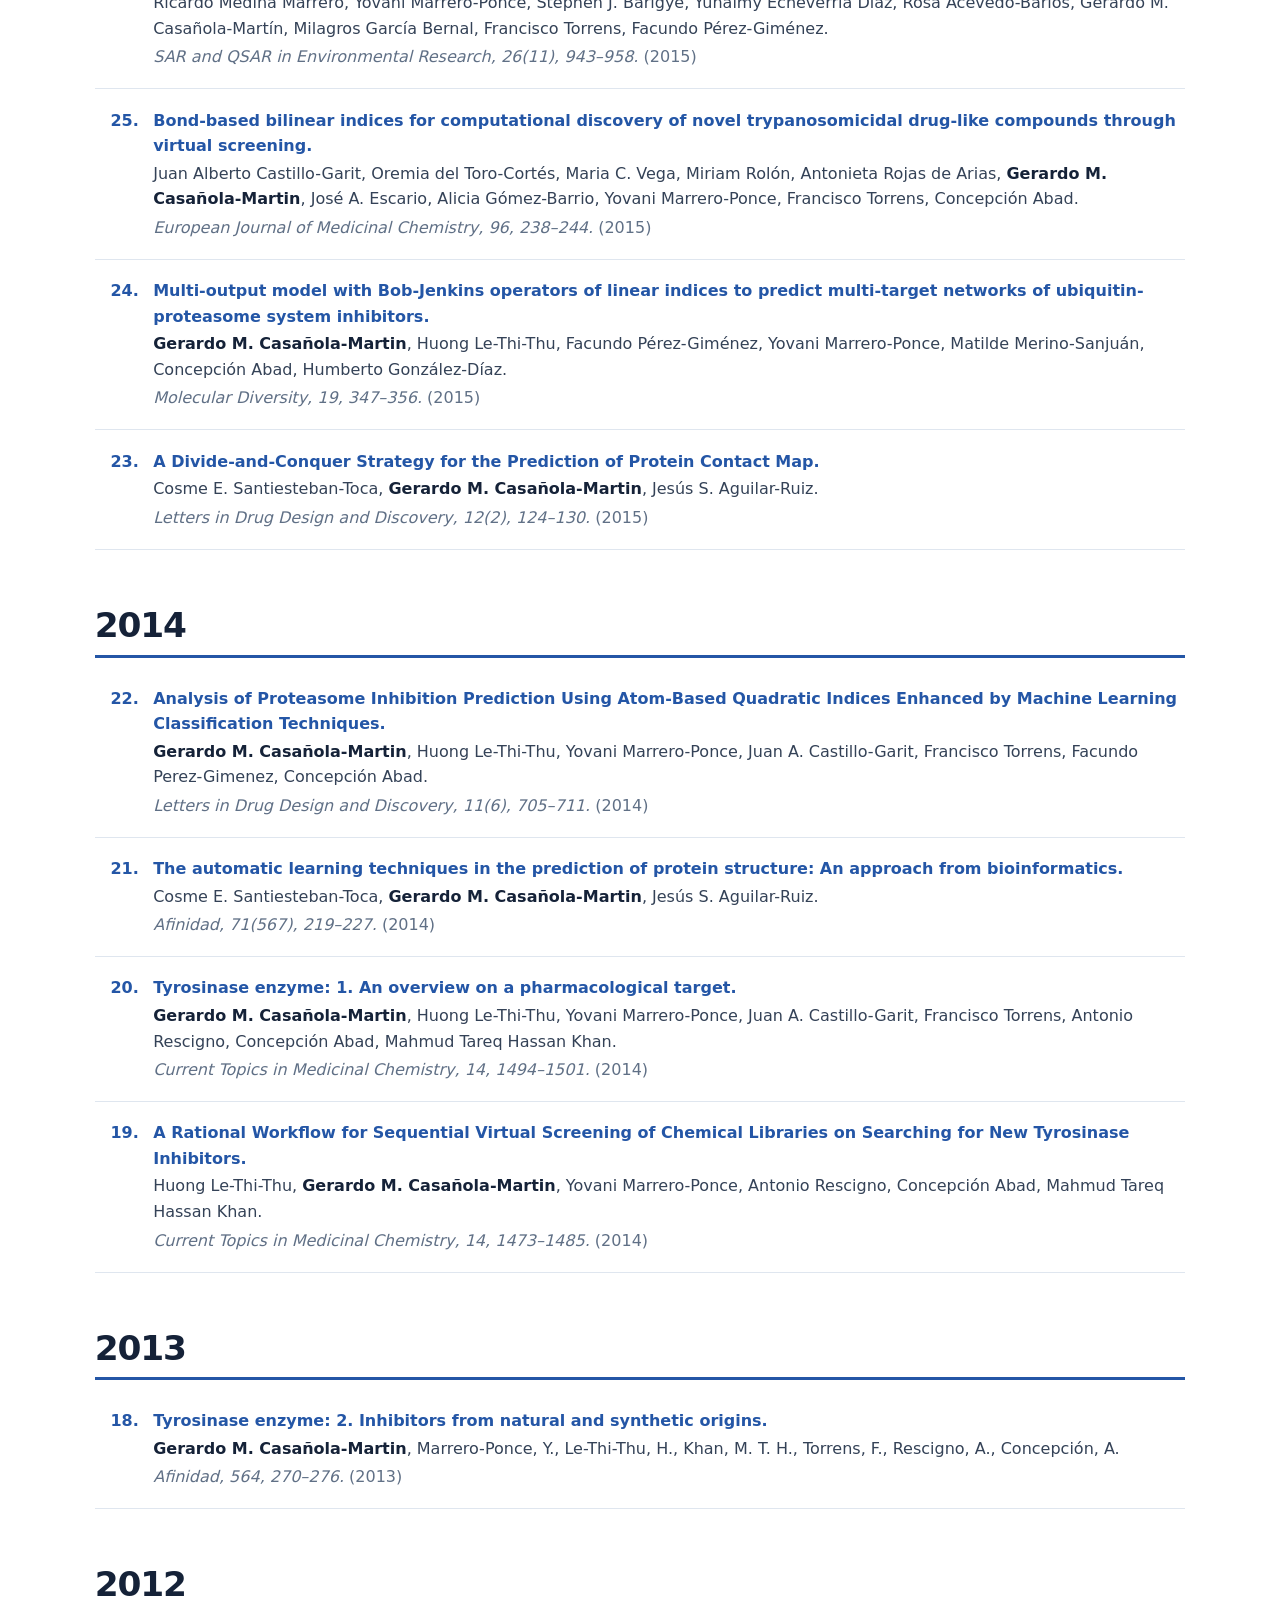
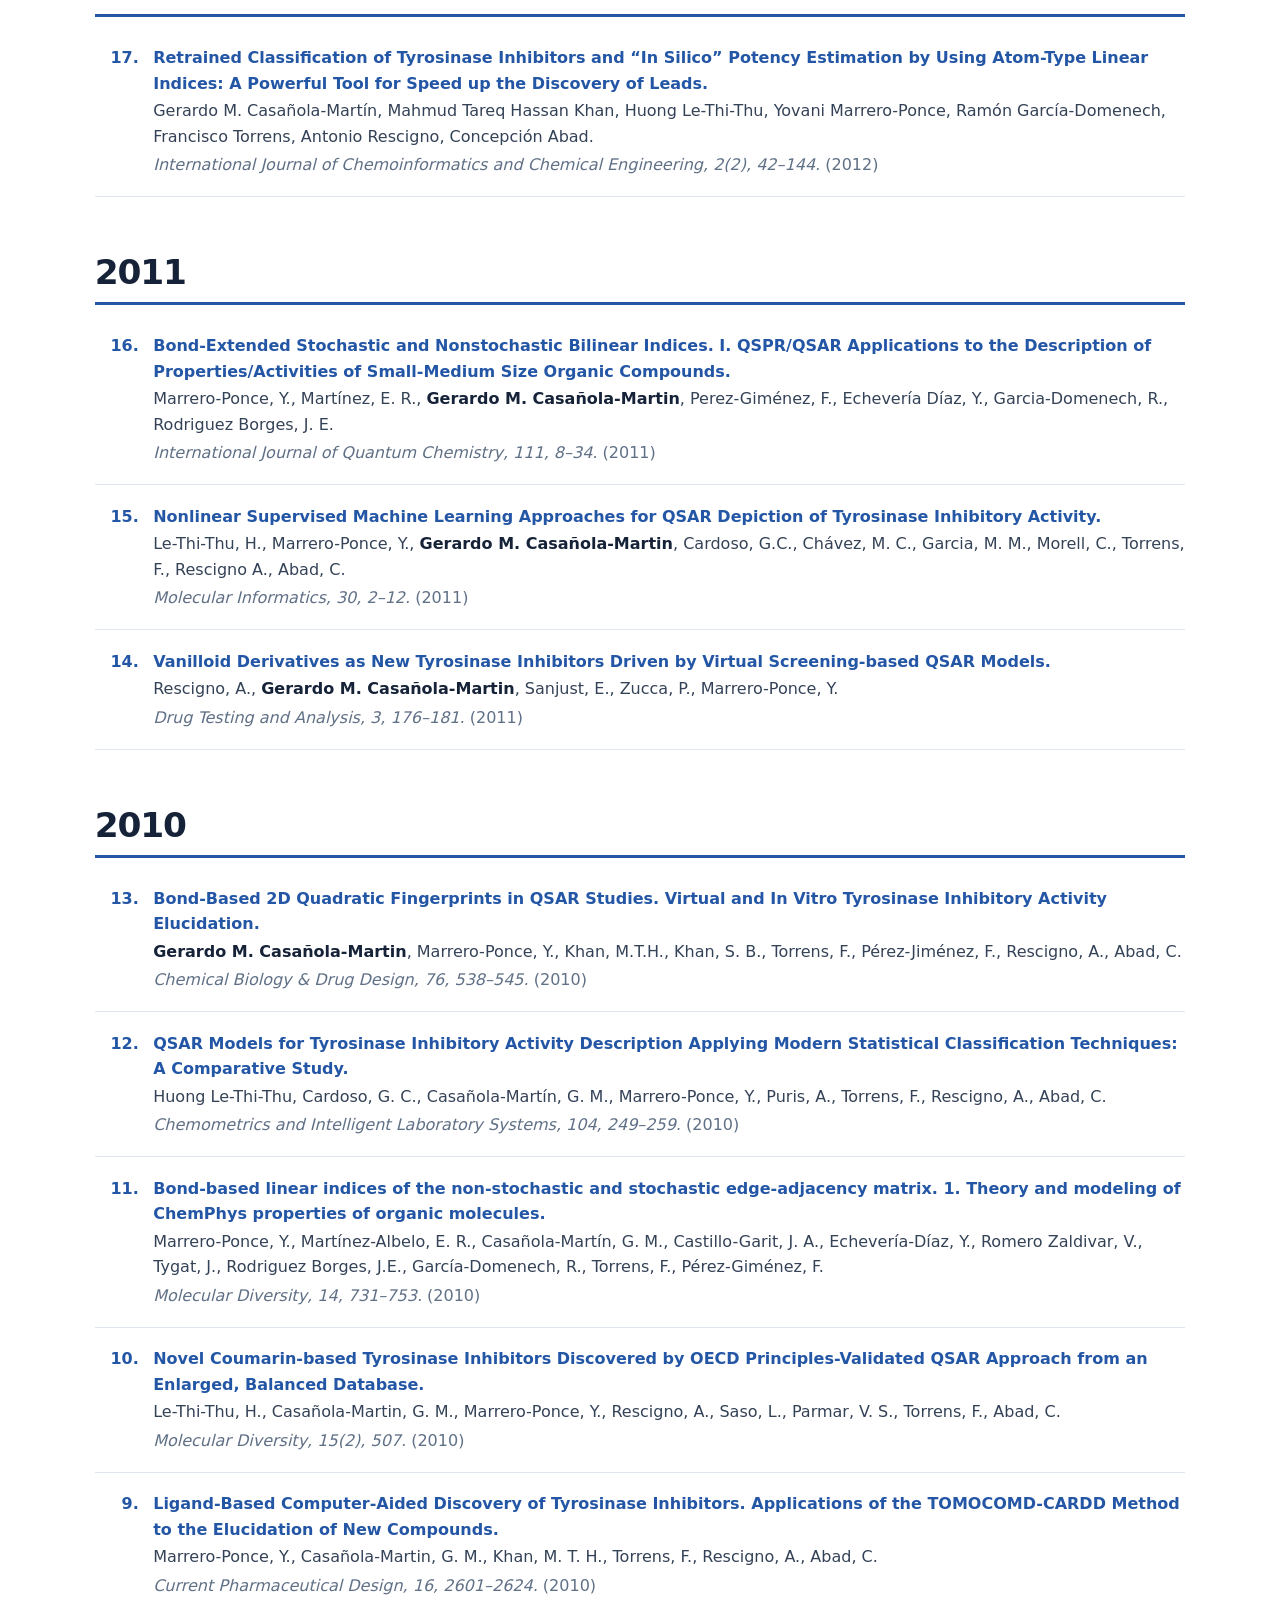
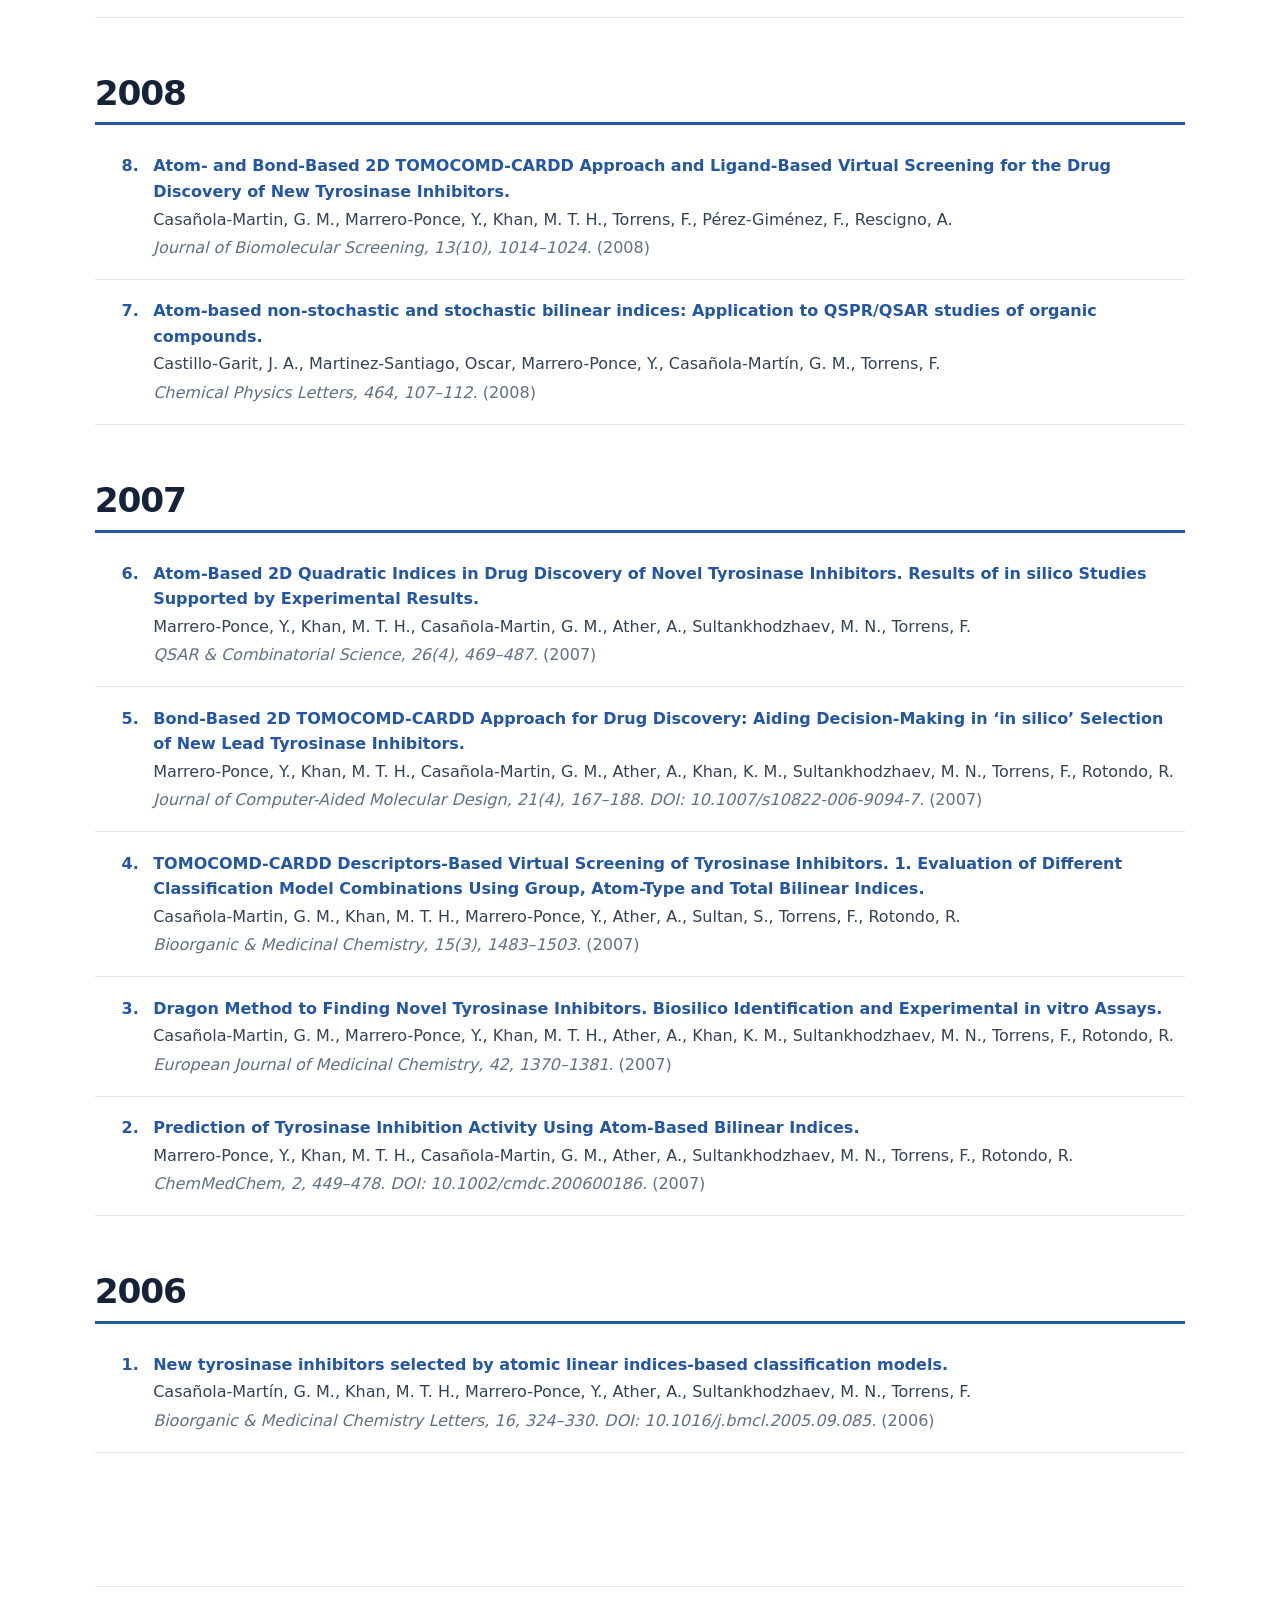
<file: publications.html>
<!doctype html>
<html lang="en"><head><meta charset="utf-8"><meta name="viewport" content="width=device-width,initial-scale=1"><title>Publications | Gerardo M. Casanola-Martin</title><meta name="description" content="Publications of Gerardo M. Casanola-Martin in cheminformatics, materials informatics, polymer science, computational toxicology, and machine learning."><meta name="author" content="Gerardo M. Casanola-Martin"><meta name="theme-color" content="#283a73"><link rel="stylesheet" href="assets/css/styles.css?v=20261001-4"></head>
<body><a class="skip-link" href="#main-content">Skip to content</a><header class="site-header"><div class="nav-wrap"><a class="brand" href="index.html">Gerardo M. <span>Casanola-Martin</span></a><button class="menu-toggle" type="button" aria-expanded="false" aria-controls="site-navigation">Menu</button><nav class="site-nav" id="site-navigation" aria-label="Primary navigation"><a href="index.html">About</a><a href="research.html">Research</a><a href="publications.html" aria-current="page">Publications</a><a href="teaching.html">Teaching</a><a href="software.html">Software &amp; Tools</a><a href="talks.html">Presentations, Awards & Service</a><a href="cv.html">CV</a></nav></div></header><div class="page-shell"><main class="content" id="main-content"><section class="hero"><p class="eyebrow">Publications</p><h1>Journal articles and scholarly work.</h1><p class="lead">Submitted manuscripts, peer-reviewed journal articles, and accepted manuscripts. Journal articles are grouped by year, with the most recent work first.</p></section><section class="section publications-section" aria-labelledby="submitted-heading"><h2 class="publication-year-heading" id="submitted-heading">Submitted Manuscripts</h2><p class="small">Manuscripts submitted for peer review; not included in the journal article count below.</p><div class="publication-year-list"><article class="publication-entry" style="grid-template-columns: minmax(0, 1fr);"><div class="publication-citation"><div class="publication-title">Quantum Chemistry Insights into Linker-to-Node Charge Transfer in Titanium-Porphyrin MOFs for Solar-Driven Hydrogen Evolution</div><div class="publication-authors">Yoan Hidalgo-Rosa, Mario Saavedra, Victor Muñoz-Reyes, Manuel Treto, Yoslainy Echeverria, <strong>Gerardo Casanola</strong>, Bakhtiyor Rasulev and Eduardo Schott Verdugo.</div><div class="publication-journal"><em>Frontiers in Chemistry</em> — Submitted November 23, 2026.</div></div></article><article class="publication-entry" style="grid-template-columns: minmax(0, 1fr);"><div class="publication-citation"><div class="publication-title">A Combined Experimental &amp; Computational Assessment of Organic Compounds for Corrosion Inhibitory Performance by Machine Learning</div><div class="publication-authors">Chameli Samarawickrema, <strong>Gerardo M. Casanola-Martin</strong>, Xiaoning Qi, Bakhtiyor Rasulev.</div><div class="publication-journal"><em>Journal of Bio- and Tribo-Corrosion</em> — Submitted.</div></div></article><article class="publication-entry" style="grid-template-columns: minmax(0, 1fr);"><div class="publication-citation"><div class="publication-title">CoIFPTML Prediction of Antiretroviral Drugs Combinations in Co-infections</div><div class="publication-authors">Vásquez-Domínguez E., Zurutuza I., Ascencio E., Chávez F., He, S., <strong>Casanola-Martin G.</strong>, Rasulev B., Montemore M., Arrasate S., González-Díaz H.</div><div class="publication-journal"><em>Journal of Chemical Information and Modeling</em> — Submitted (2026).</div></div></article><article class="publication-entry" style="grid-template-columns: minmax(0, 1fr);"><div class="publication-citation"><div class="publication-title">Accelerating the Design of Cu(I) Complexes with Near-Infrared Absorption by Interpretable Machine Learning Approaches</div><div class="publication-authors"><strong>Casanola-Martin G.M.</strong>, Amb A., Oas V., Tiffany G., Eniodunmo O., Jabed M., Sun W., Kilin D., Kilina S., Rasulev B.</div><div class="publication-journal"><em>Materials Chemistry and Physics</em> — Under review (2026).</div></div></article><article class="publication-entry" style="grid-template-columns: minmax(0, 1fr);"><div class="publication-citation"><div class="publication-title">Bridging Experimental and Computational Approaches: A Data-Calibrated ML-QSAR Model for Organic Corrosion Inhibitors on Mild Steel</div><div class="publication-authors">Samarawickrema C., <strong>Casanola-Martin G.</strong>, Daghighi A., Qi X., Rasulev B.</div><div class="publication-journal"><em>Progress in Organic Coatings</em> — Under review (2026).</div></div></article></div></section><section class="section publications-section"><div class="filters publications-search"><label><span class="small">Search publications</span><input id="publication-search" type="search" placeholder="Search by title, author, journal, topic, or year" autocomplete="off"></label></div><p class="result-count" id="publication-count" aria-live="polite"></p><div class="publication-years" id="publication-results"></div></section><section class="section"><div class="callout"><h3>Publication profiles</h3><p>For persistent researcher information, citation records, and newly indexed work, see my scholarly profiles.</p><div class="actions"><a class="button secondary" href="https://orcid.org/0000-0003-0383-2032" target="_blank" rel="noopener">ORCID</a><a class="button secondary" href="https://www.researchgate.net/profile/Gerardo-Casanola-Martin" target="_blank" rel="noopener">ResearchGate</a></div></div></section><script src="assets/js/publications.js?v=20261106-1"></script></main></div><footer class="site-footer"><div class="footer-wrap"><p>© <span data-year></span> Gerardo M. Casanola-Martin</p><p>Computational Chemistry · Cheminformatics · Materials AI</p></div></footer><script src="assets/js/main.js"></script><!-- Cloudflare Web Analytics --><script type='module' src='https://static.cloudflareinsights.com/beacon.min.js' data-cf-beacon='{"token": "e5be131f6edd40b39c4fa39417d22a77"}'></script><!-- End Cloudflare Web Analytics -->
</body></html>
</file>
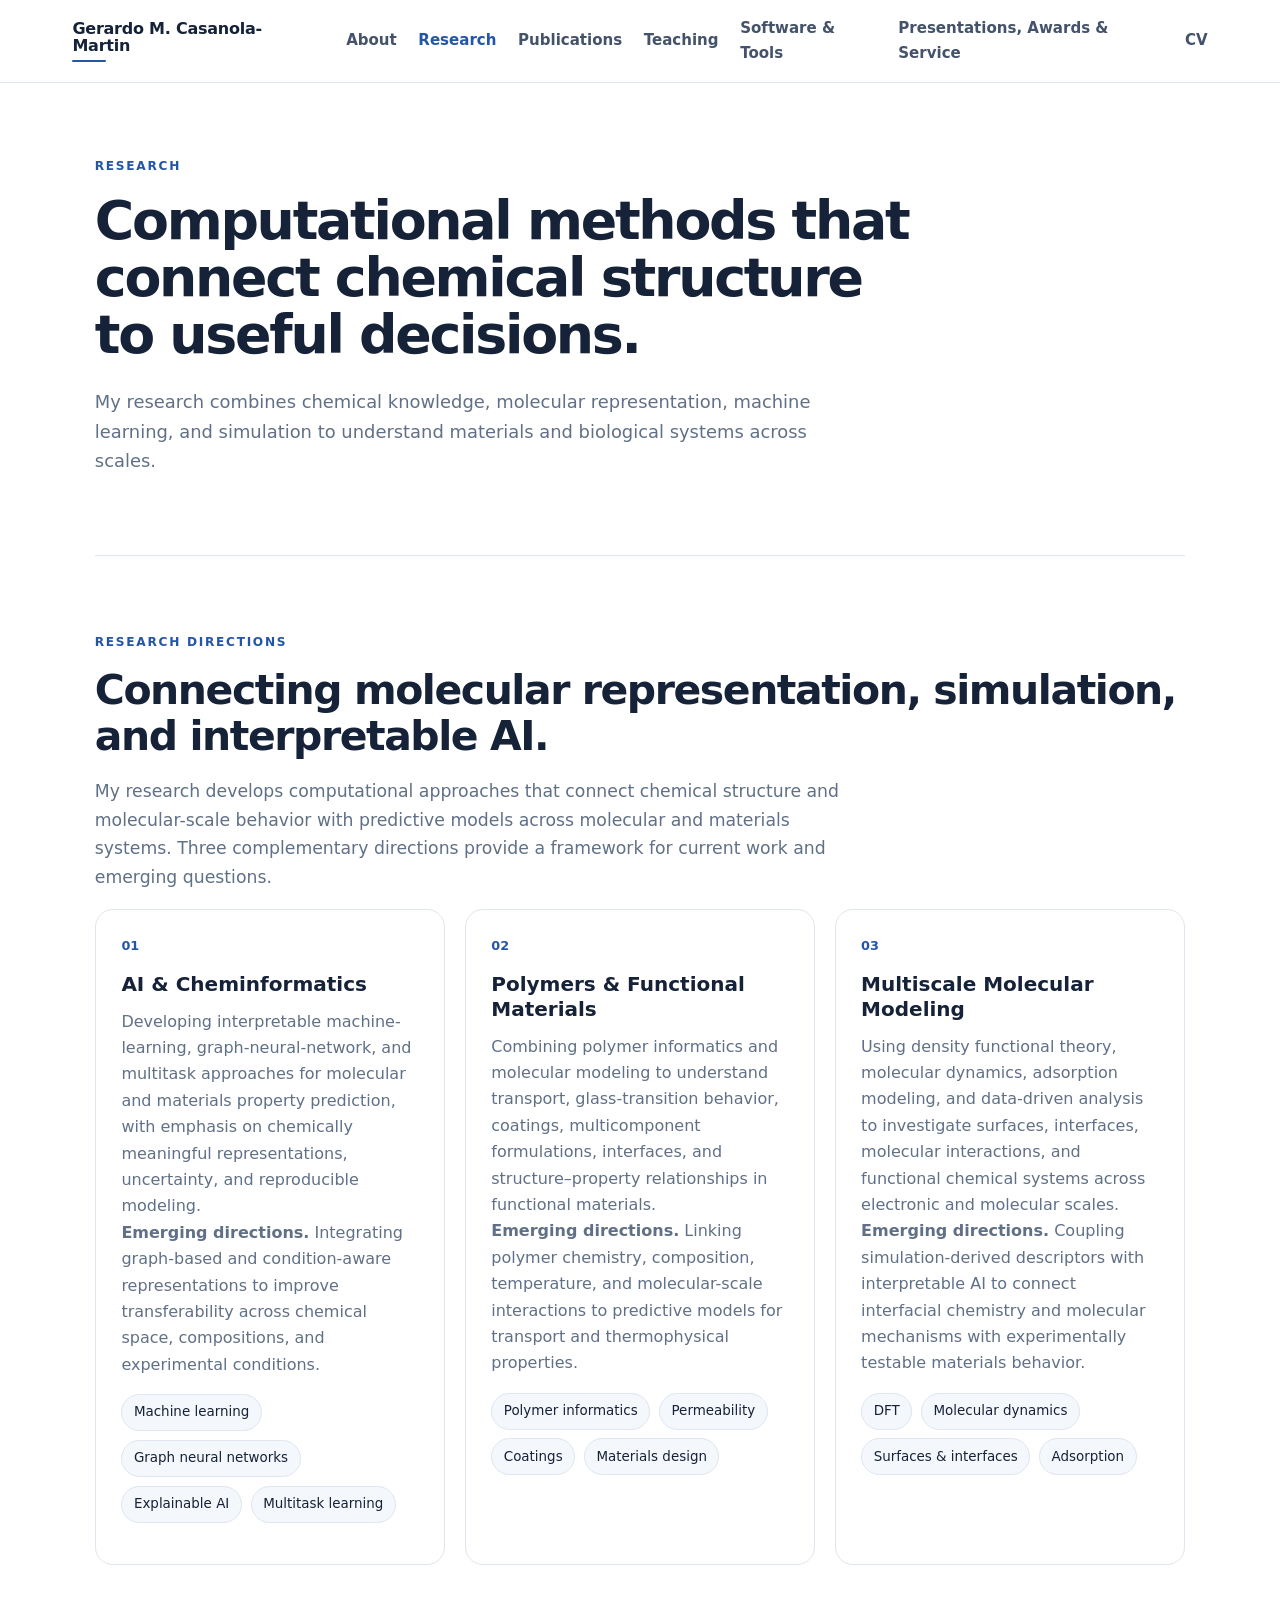
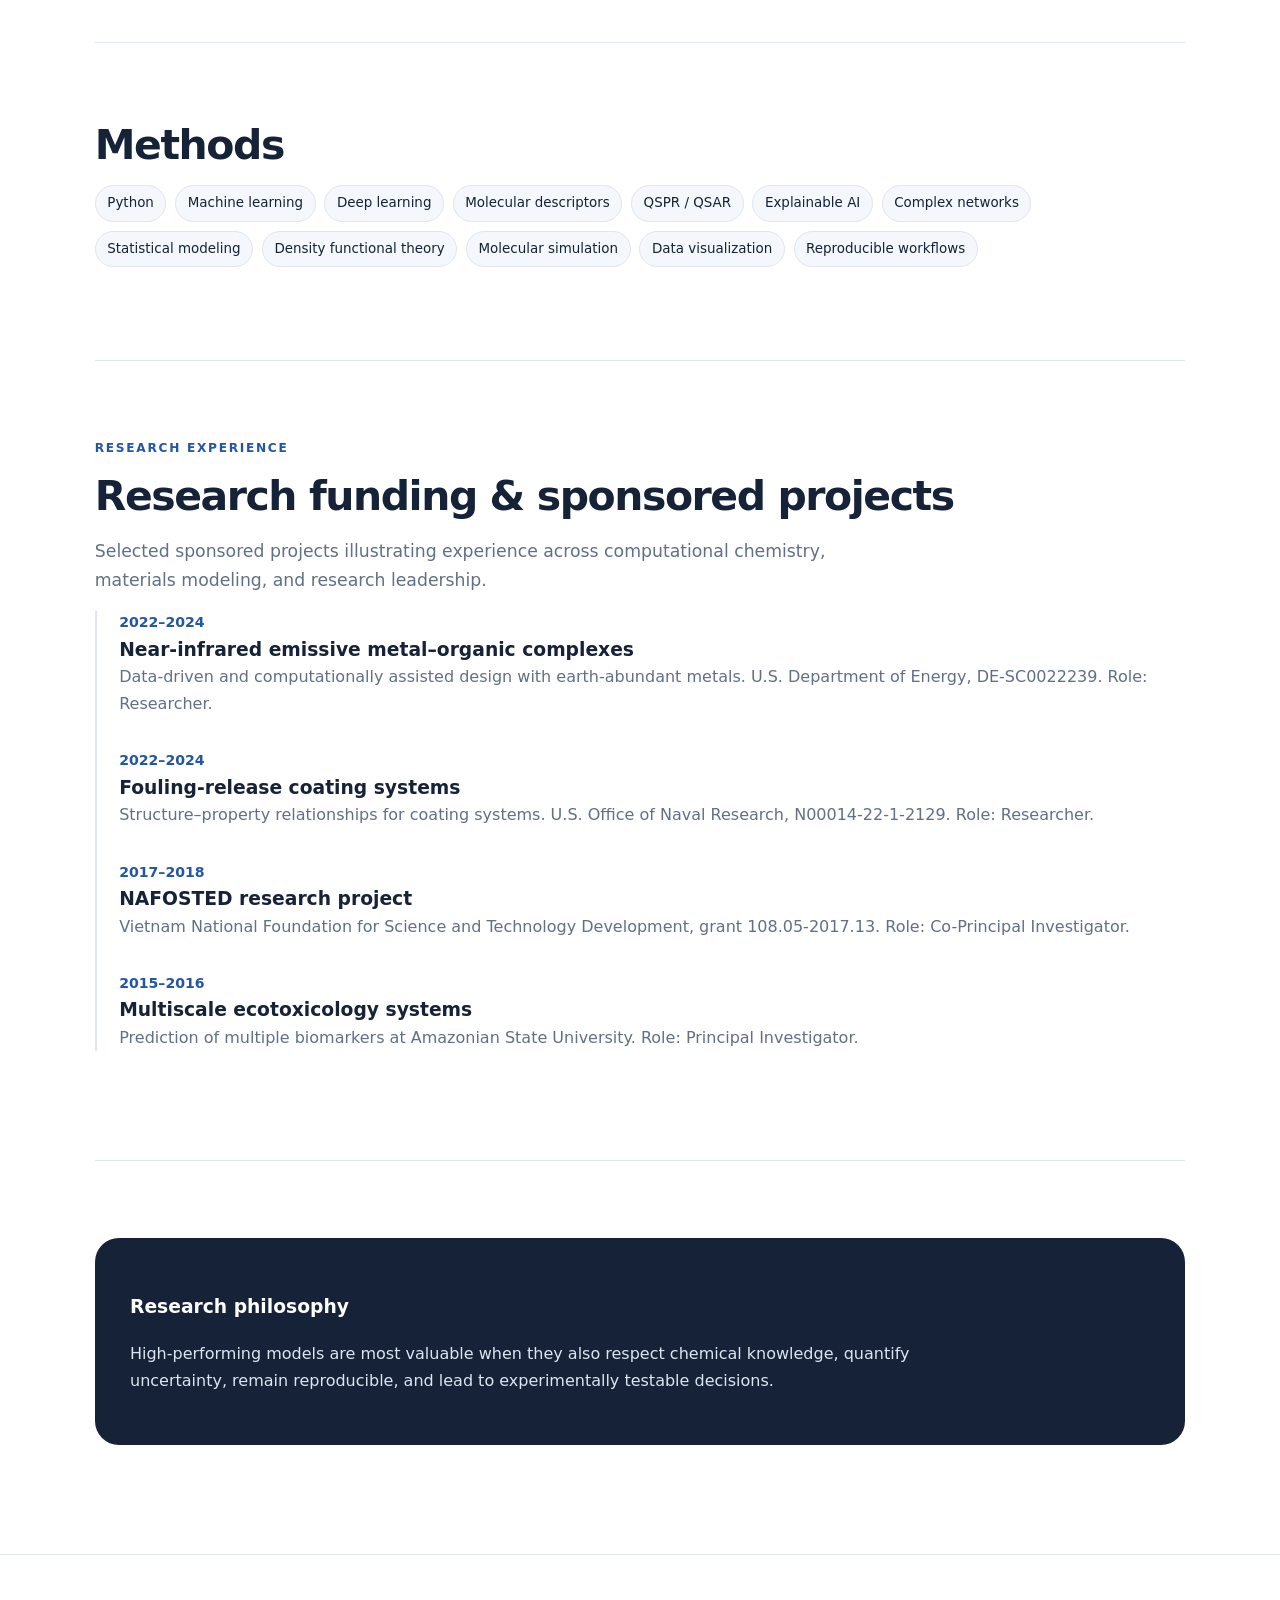
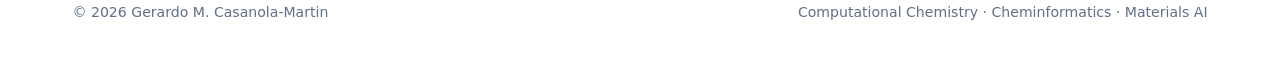
<file: research.html>
<!doctype html>
<html lang="en"><head><meta charset="utf-8"><meta name="viewport" content="width=device-width,initial-scale=1"><title>Research | Gerardo M. Casanola-Martin</title><meta name="description" content="Research program of Gerardo M. Casanola-Martin in polymer informatics, computational toxicology, cheminformatics, and materials AI."><meta name="author" content="Gerardo M. Casanola-Martin"><meta name="theme-color" content="#283a73"><link rel="stylesheet" href="assets/css/styles.css?v=20261001-4"></head>
<body><a class="skip-link" href="#main-content">Skip to content</a><header class="site-header"><div class="nav-wrap"><a class="brand" href="index.html">Gerardo M. <span>Casanola-Martin</span></a><button class="menu-toggle" type="button" aria-expanded="false" aria-controls="site-navigation">Menu</button><nav class="site-nav" id="site-navigation" aria-label="Primary navigation"><a href="index.html">About</a><a href="research.html" aria-current="page">Research</a><a href="publications.html">Publications</a><a href="teaching.html">Teaching</a><a href="software.html">Software &amp; Tools</a><a href="talks.html">Presentations, Awards & Service</a><a href="cv.html">CV</a></nav></div></header><div class="page-shell"><main class="content" id="main-content">
<section class="hero"><p class="eyebrow">Research</p><h1>Computational methods that connect chemical structure to useful decisions.</h1><p class="lead">My research combines chemical knowledge, molecular representation, machine learning, and simulation to understand materials and biological systems across scales.</p></section>
<section class="section"><p class="eyebrow">Research directions</p><h2>Connecting molecular representation, simulation, and interpretable AI.</h2><p class="section-intro">My research develops computational approaches that connect chemical structure and molecular-scale behavior with predictive models across molecular and materials systems. Three complementary directions provide a framework for current work and emerging questions.</p><div class="grid three"><article class="card"><div class="research-number">01</div><h3>AI &amp; Cheminformatics</h3><p>Developing interpretable machine-learning, graph-neural-network, and multitask approaches for molecular and materials property prediction, with emphasis on chemically meaningful representations, uncertainty, and reproducible modeling.</p><p><strong>Emerging directions.</strong> Integrating graph-based and condition-aware representations to improve transferability across chemical space, compositions, and experimental conditions.</p><ul class="tag-list"><li class="tag">Machine learning</li><li class="tag">Graph neural networks</li><li class="tag">Explainable AI</li><li class="tag">Multitask learning</li></ul></article><article class="card"><div class="research-number">02</div><h3>Polymers &amp; Functional Materials</h3><p>Combining polymer informatics and molecular modeling to understand transport, glass-transition behavior, coatings, multicomponent formulations, interfaces, and structure–property relationships in functional materials.</p><p><strong>Emerging directions.</strong> Linking polymer chemistry, composition, temperature, and molecular-scale interactions to predictive models for transport and thermophysical properties.</p><ul class="tag-list"><li class="tag">Polymer informatics</li><li class="tag">Permeability</li><li class="tag">Coatings</li><li class="tag">Materials design</li></ul></article><article class="card"><div class="research-number">03</div><h3>Multiscale Molecular Modeling</h3><p>Using density functional theory, molecular dynamics, adsorption modeling, and data-driven analysis to investigate surfaces, interfaces, molecular interactions, and functional chemical systems across electronic and molecular scales.</p><p><strong>Emerging directions.</strong> Coupling simulation-derived descriptors with interpretable AI to connect interfacial chemistry and molecular mechanisms with experimentally testable materials behavior.</p><ul class="tag-list"><li class="tag">DFT</li><li class="tag">Molecular dynamics</li><li class="tag">Surfaces &amp; interfaces</li><li class="tag">Adsorption</li></ul></article></div></section>
<section class="section"><h2>Methods</h2><ul class="tag-list"><li class="tag">Python</li><li class="tag">Machine learning</li><li class="tag">Deep learning</li><li class="tag">Molecular descriptors</li><li class="tag">QSPR / QSAR</li><li class="tag">Explainable AI</li><li class="tag">Complex networks</li><li class="tag">Statistical modeling</li><li class="tag">Density functional theory</li><li class="tag">Molecular simulation</li><li class="tag">Data visualization</li><li class="tag">Reproducible workflows</li></ul></section>
<section class="section"><p class="eyebrow">Research experience</p><h2>Research funding &amp; sponsored projects</h2><p class="section-intro">Selected sponsored projects illustrating experience across computational chemistry, materials modeling, and research leadership.</p><div class="timeline"><article class="timeline-item"><div class="timeline-date">2022–2024</div><div><h3>Near-infrared emissive metal–organic complexes</h3><p>Data-driven and computationally assisted design with earth-abundant metals. U.S. Department of Energy, DE-SC0022239. Role: Researcher.</p></div></article><article class="timeline-item"><div class="timeline-date">2022–2024</div><div><h3>Fouling-release coating systems</h3><p>Structure–property relationships for coating systems. U.S. Office of Naval Research, N00014-22-1-2129. Role: Researcher.</p></div></article><article class="timeline-item"><div class="timeline-date">2017–2018</div><div><h3>NAFOSTED research project</h3><p>Vietnam National Foundation for Science and Technology Development, grant 108.05-2017.13. Role: Co-Principal Investigator.</p></div></article><article class="timeline-item"><div class="timeline-date">2015–2016</div><div><h3>Multiscale ecotoxicology systems</h3><p>Prediction of multiple biomarkers at Amazonian State University. Role: Principal Investigator.</p></div></article></div></section>
<section class="section"><div class="callout"><h3>Research philosophy</h3><p>High-performing models are most valuable when they also respect chemical knowledge, quantify uncertainty, remain reproducible, and lead to experimentally testable decisions.</p></div></section></main></div><footer class="site-footer"><div class="footer-wrap"><p>© <span data-year></span> Gerardo M. Casanola-Martin</p><p>Computational Chemistry · Cheminformatics · Materials AI</p></div></footer><script src="assets/js/main.js"></script><!-- Cloudflare Web Analytics --><script type='module' src='https://static.cloudflareinsights.com/beacon.min.js' data-cf-beacon='{"token": "e5be131f6edd40b39c4fa39417d22a77"}'></script><!-- End Cloudflare Web Analytics -->
</body></html>
</file>
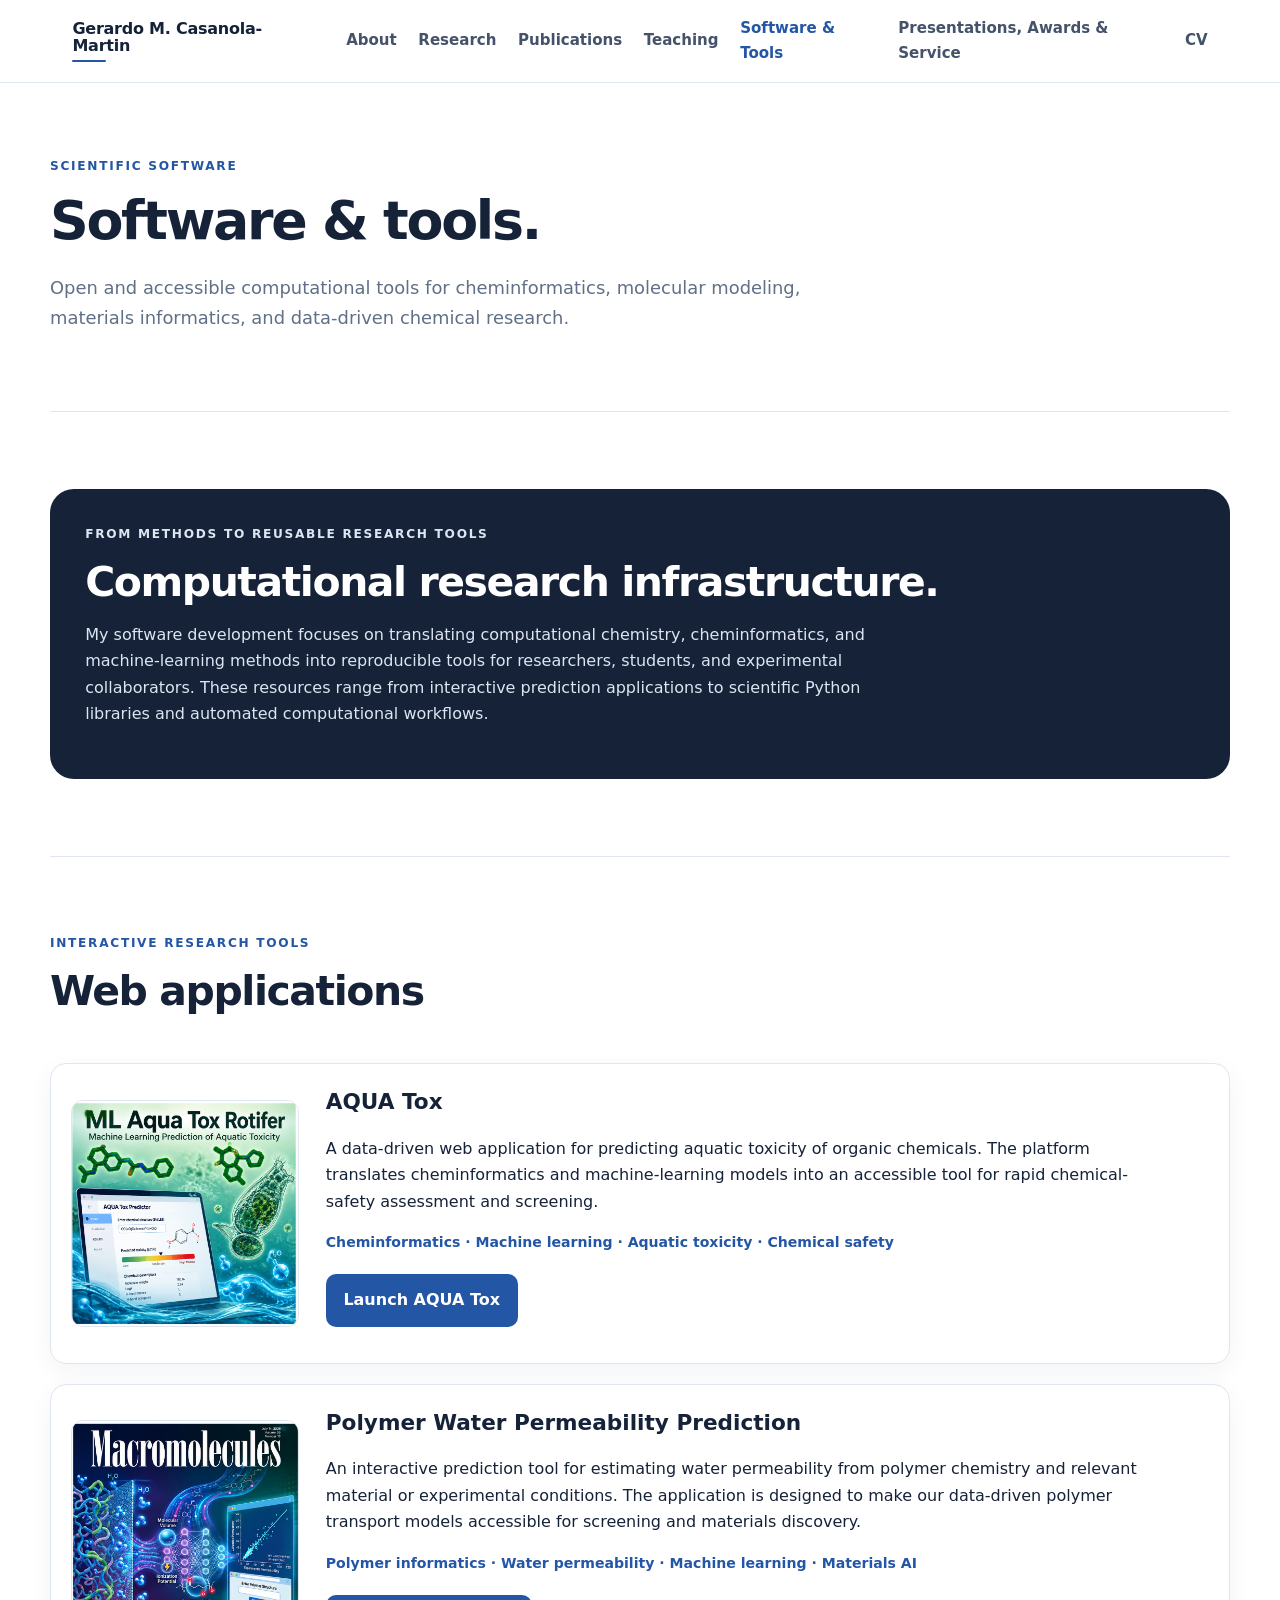
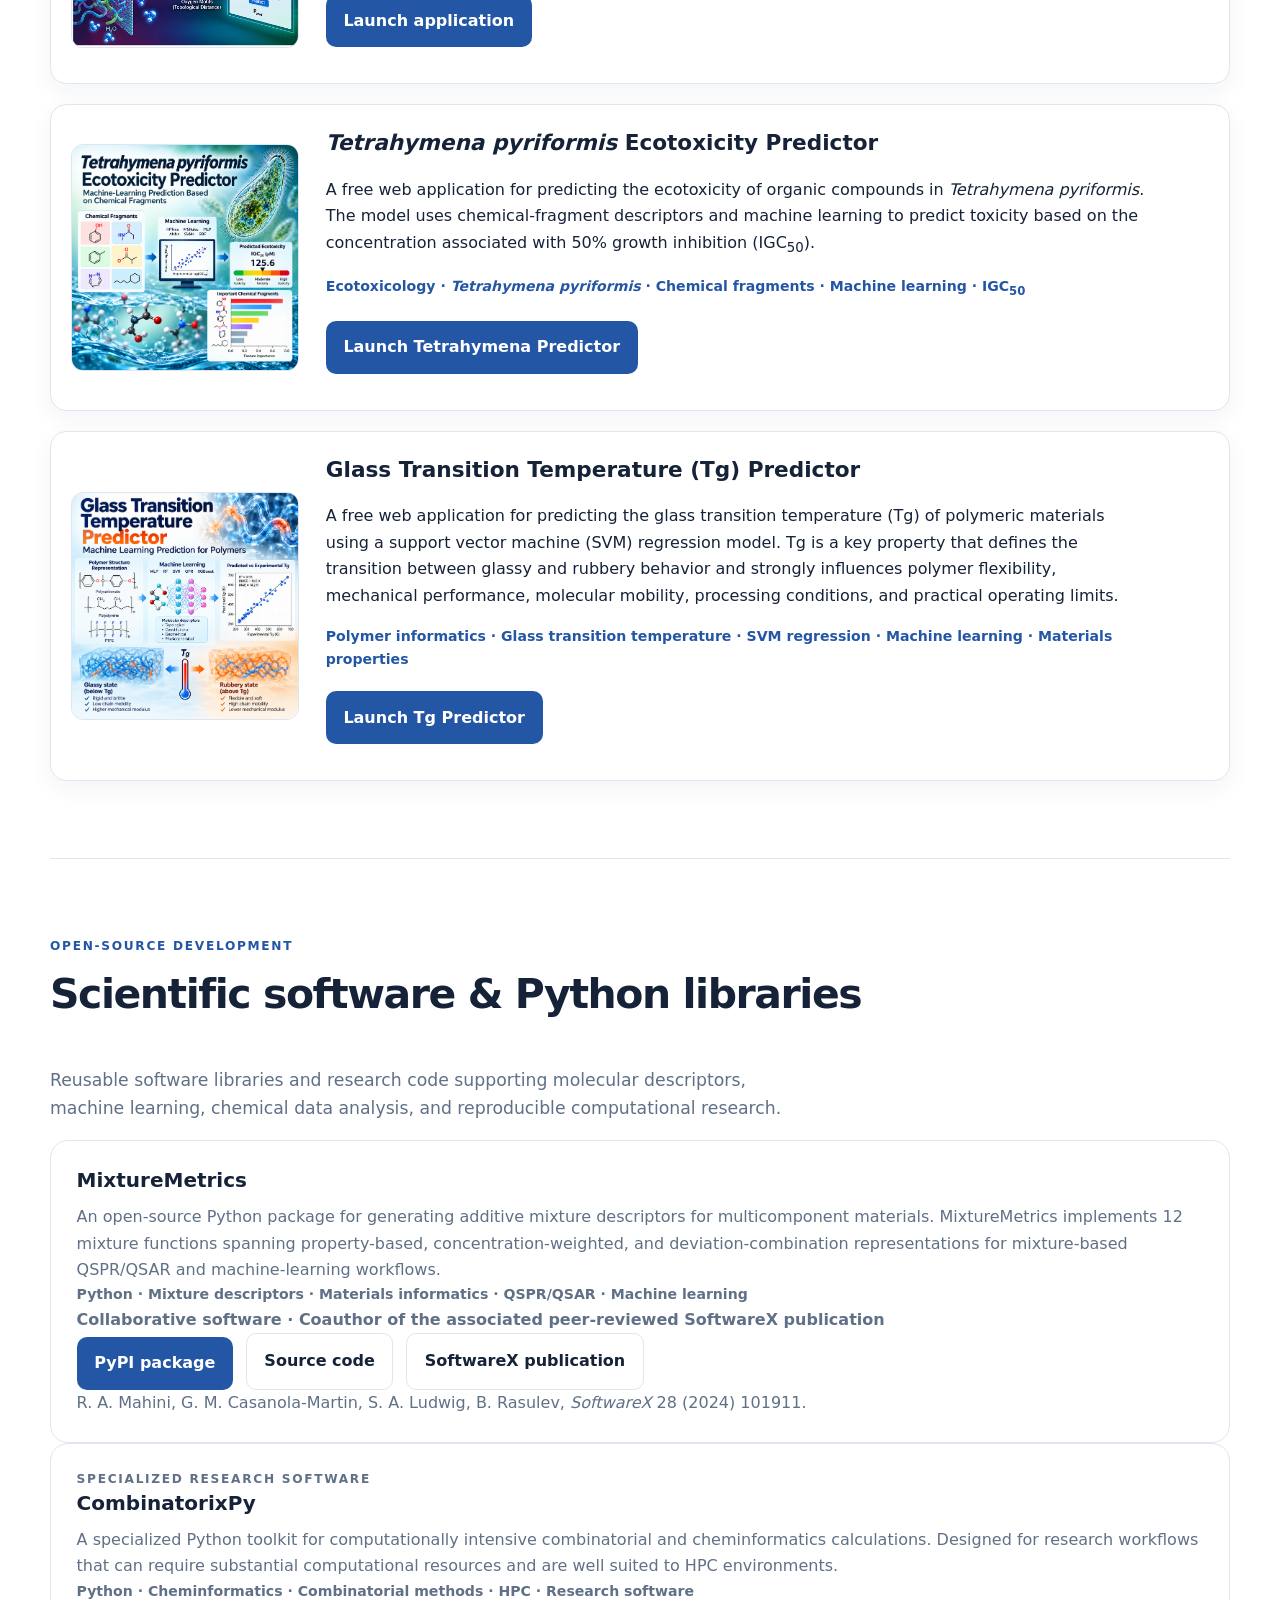
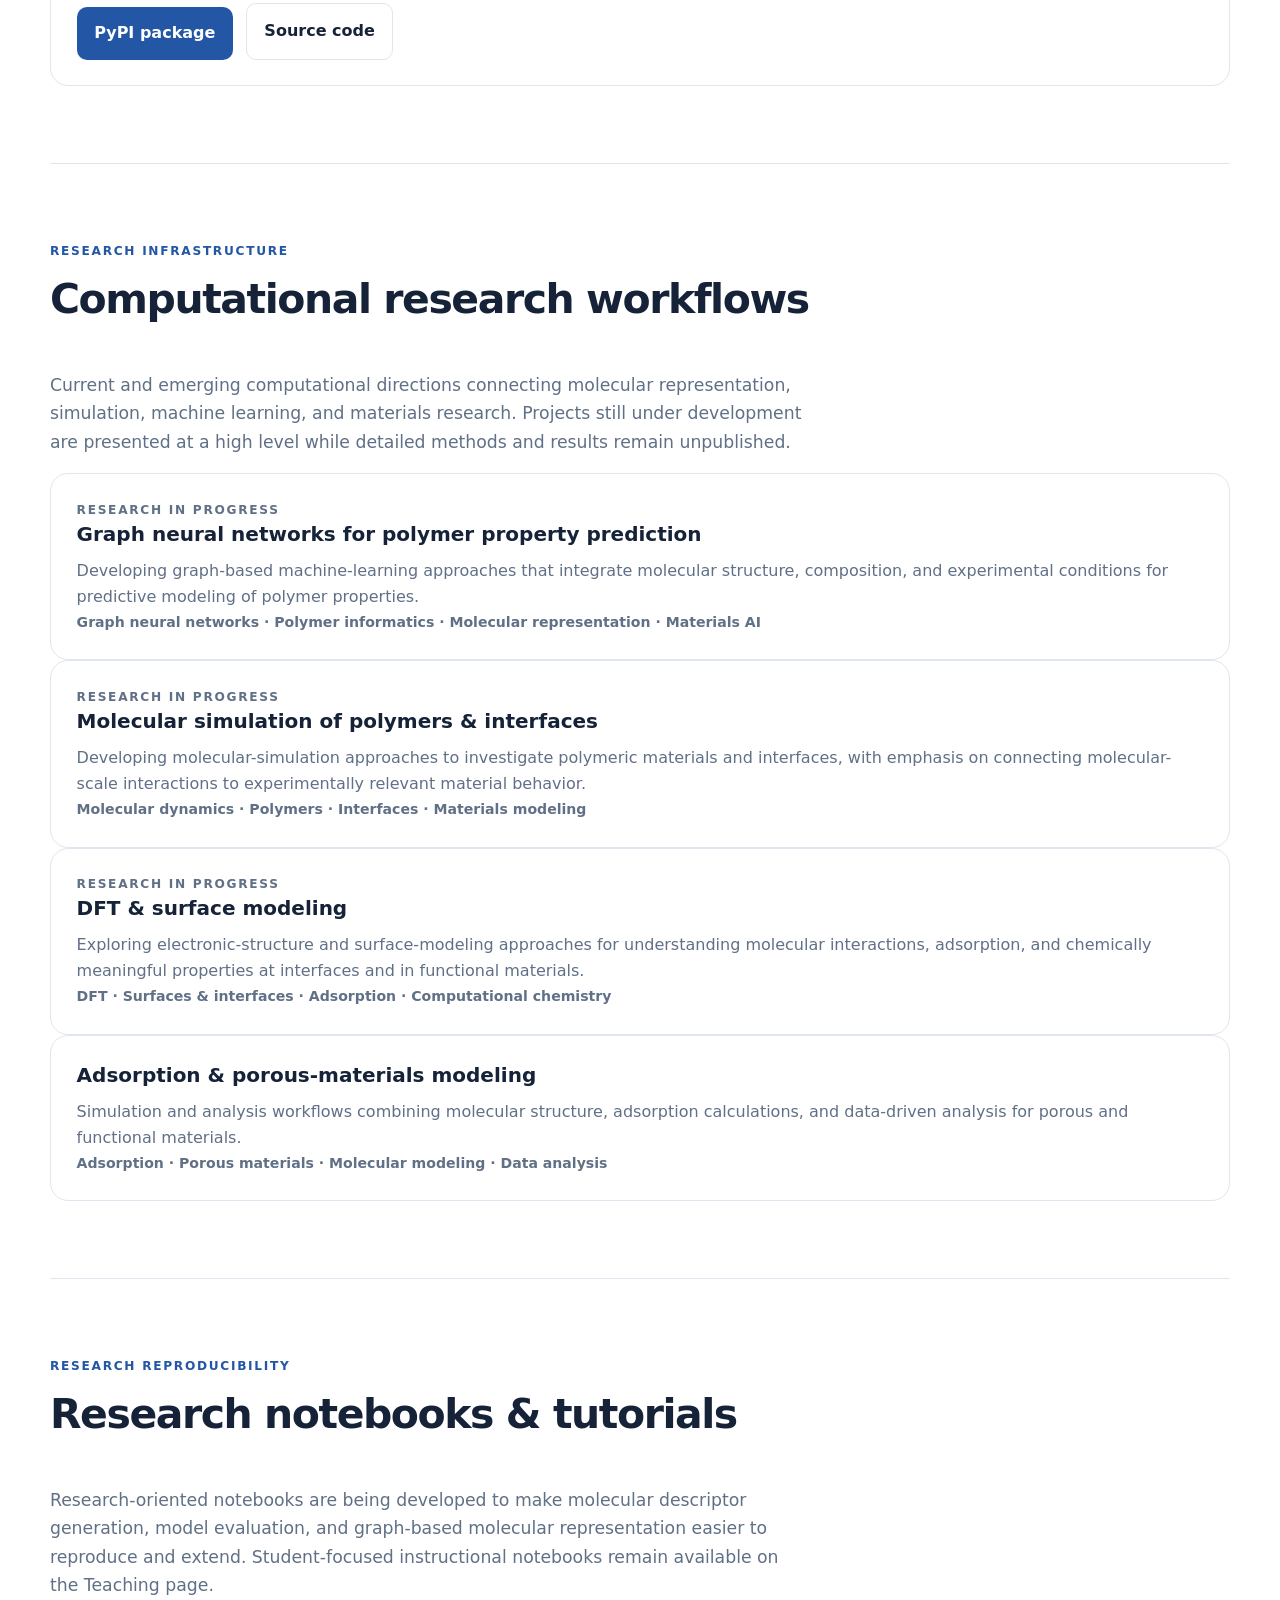
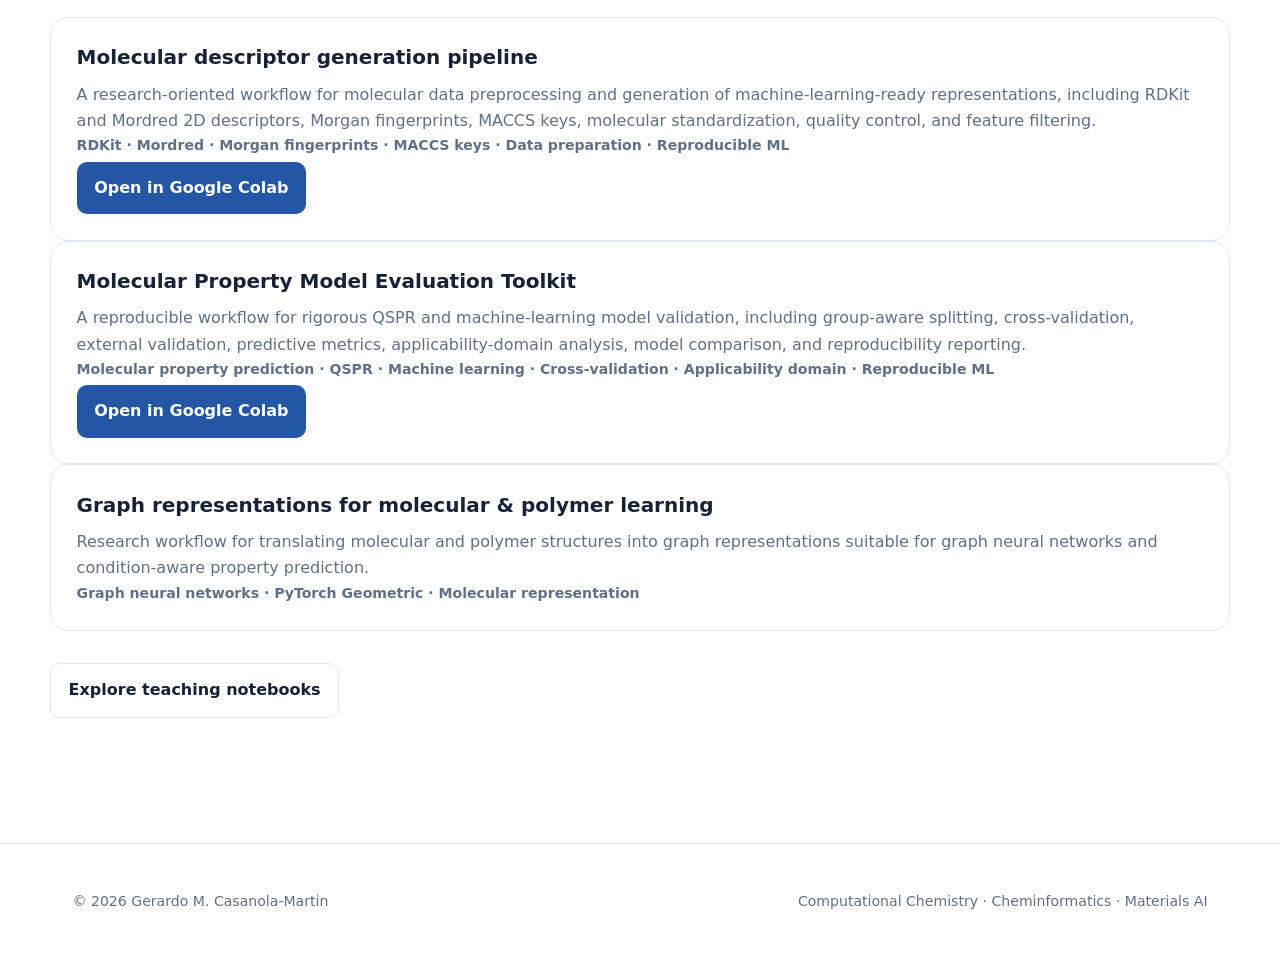
<file: software.html>
<!doctype html>
<html lang="en"><head><meta charset="utf-8"><meta name="viewport" content="width=device-width,initial-scale=1"><title>Software &amp; Tools | Gerardo M. Casanola-Martin</title><meta name="description" content="Web applications, scientific software, and computational chemistry libraries developed by Gerardo M. Casanola-Martin."><meta name="author" content="Gerardo M. Casanola-Martin"><meta name="theme-color" content="#283a73"><link rel="stylesheet" href="assets/css/styles.css?v=20261001-9"></head>
<body><a class="skip-link" href="#main-content">Skip to content</a><header class="site-header"><div class="nav-wrap"><a class="brand" href="index.html">Gerardo M. <span>Casanola-Martin</span></a><button class="menu-toggle" type="button" aria-expanded="false" aria-controls="site-navigation">Menu</button><nav class="site-nav" id="site-navigation" aria-label="Primary navigation"><a href="index.html">About</a><a href="research.html">Research</a><a href="publications.html">Publications</a><a href="teaching.html">Teaching</a><a href="software.html" aria-current="page">Software &amp; Tools</a><a href="talks.html">Presentations, Awards & Service</a><a href="cv.html">CV</a></nav></div></header>
<main class="content" id="main-content"><section class="hero"><p class="eyebrow">Scientific software</p><h1>Software &amp; tools.</h1><p class="lead">Open and accessible computational tools for cheminformatics, molecular modeling, materials informatics, and data-driven chemical research.</p></section>
<section class="section"><div class="callout"><p class="eyebrow">From methods to reusable research tools</p><h2>Computational research infrastructure.</h2><p>My software development focuses on translating computational chemistry, cheminformatics, and machine-learning methods into reproducible tools for researchers, students, and experimental collaborators. These resources range from interactive prediction applications to scientific Python libraries and automated computational workflows.</p></div></section>
<section class="section">
  <div class="section-heading"><div><p class="eyebrow">Interactive research tools</p><h2>Web applications</h2></div></div>
  <div class="resource-list">
    <article class="resource-item">
      <a class="resource-preview" href="https://rotifermlpredictor.streamlit.app/" target="_blank" rel="noopener" aria-label="Launch AQUA Tox">
        <img src="assets/img/aquatox-ml.png" alt="AQUA Tox machine-learning aquatic toxicity prediction application">
      </a>
      <div class="resource-copy">
        <h3>AQUA Tox</h3>
        <p>A data-driven web application for predicting aquatic toxicity of organic chemicals. The platform translates cheminformatics and machine-learning models into an accessible tool for rapid chemical-safety assessment and screening.</p>
        <p class="resource-meta">Cheminformatics · Machine learning · Aquatic toxicity · Chemical safety</p>
        <p><a class="button resource-button" href="https://rotifermlpredictor.streamlit.app/" target="_blank" rel="noopener">Launch AQUA Tox</a></p>
      </div>
    </article>
    <article class="resource-item">
      <a class="resource-preview" href="https://mlwaterpermcoef-ojbeu4uxob3qrukxwg5deo.streamlit.app/" target="_blank" rel="noopener" aria-label="Launch Polymer Water Permeability Prediction">
        <img src="assets/img/water-ml.png" alt="Macromolecules visual for machine-learning prediction of polymer water permeability">
      </a>
      <div class="resource-copy">
        <h3>Polymer Water Permeability Prediction</h3>
        <p>An interactive prediction tool for estimating water permeability from polymer chemistry and relevant material or experimental conditions. The application is designed to make our data-driven polymer transport models accessible for screening and materials discovery.</p>
        <p class="resource-meta">Polymer informatics · Water permeability · Machine learning · Materials AI</p>
        <p><a class="button resource-button" href="https://mlwaterpermcoef-ojbeu4uxob3qrukxwg5deo.streamlit.app/" target="_blank" rel="noopener">Launch application</a></p>
      </div>
    </article>
    <article class="resource-item">
      <a class="resource-preview" href="https://tpyriformismlrfragments.streamlit.app/" target="_blank" rel="noopener" aria-label="Launch Tetrahymena pyriformis Ecotoxicity Predictor">
        <img src="assets/img/tetrahymena-ml.png" alt="Tetrahymena pyriformis machine-learning ecotoxicity prediction based on chemical fragments">
      </a>
      <div class="resource-copy">
        <h3><em>Tetrahymena pyriformis</em> Ecotoxicity Predictor</h3>
        <p>A free web application for predicting the ecotoxicity of organic compounds in <em>Tetrahymena pyriformis</em>. The model uses chemical-fragment descriptors and machine learning to predict toxicity based on the concentration associated with 50% growth inhibition (IGC<sub>50</sub>).</p>
        <p class="resource-meta">Ecotoxicology · <em>Tetrahymena pyriformis</em> · Chemical fragments · Machine learning · IGC<sub>50</sub></p>
        <p><a class="button resource-button" href="https://tpyriformismlrfragments.streamlit.app/" target="_blank" rel="noopener">Launch Tetrahymena Predictor</a></p>
      </div>
    </article>
    <article class="resource-item">
      <a class="resource-preview" href="https://mltgpredictor-9tzz6kfng8gv5luxfuomie.streamlit.app/" target="_blank" rel="noopener" aria-label="Launch Glass Transition Temperature Predictor">
        <img src="assets/img/tg-predictor-ml.png" alt="Machine-learning glass transition temperature prediction for polymers">
      </a>
      <div class="resource-copy">
        <h3>Glass Transition Temperature (Tg) Predictor</h3>
        <p>A free web application for predicting the glass transition temperature (Tg) of polymeric materials using a support vector machine (SVM) regression model. Tg is a key property that defines the transition between glassy and rubbery behavior and strongly influences polymer flexibility, mechanical performance, molecular mobility, processing conditions, and practical operating limits.</p>
        <p class="resource-meta">Polymer informatics · Glass transition temperature · SVM regression · Machine learning · Materials properties</p>
        <p><a class="button resource-button" href="https://mltgpredictor-9tzz6kfng8gv5luxfuomie.streamlit.app/" target="_blank" rel="noopener">Launch Tg Predictor</a></p>
      </div>
    </article>
  </div>
</section>
<section class="section">
  <div class="section-heading"><div><p class="eyebrow">Open-source development</p><h2>Scientific software &amp; Python libraries</h2></div></div>
  <p class="section-intro">Reusable software libraries and research code supporting molecular descriptors, machine learning, chemical data analysis, and reproducible computational research.</p>
  <div class="card-grid">
    <article class="card">
      <h3>MixtureMetrics</h3>
      <p>An open-source Python package for generating additive mixture descriptors for multicomponent materials. MixtureMetrics implements 12 mixture functions spanning property-based, concentration-weighted, and deviation-combination representations for mixture-based QSPR/QSAR and machine-learning workflows.</p>
      <p class="resource-meta">Python · Mixture descriptors · Materials informatics · QSPR/QSAR · Machine learning</p>
      <p><strong>Collaborative software · Coauthor of the associated peer-reviewed SoftwareX publication</strong></p>
      <p class="actions"><a class="button resource-button" href="https://pypi.org/project/MixtureMetrics/" target="_blank" rel="noopener">PyPI package</a> <a class="button secondary" href="https://github.com/bakhras/MixtureDescriptors-I" target="_blank" rel="noopener">Source code</a> <a class="button secondary" href="https://doi.org/10.1016/j.softx.2024.101911" target="_blank" rel="noopener">SoftwareX publication</a></p>
      <p class="small">R. A. Mahini, G. M. Casanola-Martin, S. A. Ludwig, B. Rasulev, <em>SoftwareX</em> 28 (2024) 101911.</p>
    </article>
    <article class="card"><p class="eyebrow">Specialized research software</p><h3>CombinatorixPy</h3><p>A specialized Python toolkit for computationally intensive combinatorial and cheminformatics calculations. Designed for research workflows that can require substantial computational resources and are well suited to HPC environments.</p><p class="resource-meta">Python · Cheminformatics · Combinatorial methods · HPC · Research software</p><p class="actions"><a class="button resource-button" href="https://pypi.org/project/combinatorixPy/" target="_blank" rel="noopener">PyPI package</a> <a class="button secondary" href="https://github.com/bakhras/MixtureDescriptors-II" target="_blank" rel="noopener">Source code</a></p></article>
  </div>
</section>
<section class="section">
  <div class="section-heading"><div><p class="eyebrow">Research infrastructure</p><h2>Computational research workflows</h2></div></div>
  <p class="section-intro">Current and emerging computational directions connecting molecular representation, simulation, machine learning, and materials research. Projects still under development are presented at a high level while detailed methods and results remain unpublished.</p>
  <div class="card-grid">
    <article class="card"><p class="eyebrow">Research in progress</p><h3>Graph neural networks for polymer property prediction</h3><p>Developing graph-based machine-learning approaches that integrate molecular structure, composition, and experimental conditions for predictive modeling of polymer properties.</p><p class="resource-meta">Graph neural networks · Polymer informatics · Molecular representation · Materials AI</p></article>
    <article class="card"><p class="eyebrow">Research in progress</p><h3>Molecular simulation of polymers &amp; interfaces</h3><p>Developing molecular-simulation approaches to investigate polymeric materials and interfaces, with emphasis on connecting molecular-scale interactions to experimentally relevant material behavior.</p><p class="resource-meta">Molecular dynamics · Polymers · Interfaces · Materials modeling</p></article>
    <article class="card"><p class="eyebrow">Research in progress</p><h3>DFT &amp; surface modeling</h3><p>Exploring electronic-structure and surface-modeling approaches for understanding molecular interactions, adsorption, and chemically meaningful properties at interfaces and in functional materials.</p><p class="resource-meta">DFT · Surfaces &amp; interfaces · Adsorption · Computational chemistry</p></article>
    <article class="card"><h3>Adsorption &amp; porous-materials modeling</h3><p>Simulation and analysis workflows combining molecular structure, adsorption calculations, and data-driven analysis for porous and functional materials.</p><p class="resource-meta">Adsorption · Porous materials · Molecular modeling · Data analysis</p></article>
  </div>
</section>
<section class="section">
  <div class="section-heading"><div><p class="eyebrow">Research reproducibility</p><h2>Research notebooks &amp; tutorials</h2></div></div>
  <p class="section-intro">Research-oriented notebooks are being developed to make molecular descriptor generation, model evaluation, and graph-based molecular representation easier to reproduce and extend. Student-focused instructional notebooks remain available on the Teaching page.</p>
  <div class="card-grid">
    <article class="card"><h3>Molecular descriptor generation pipeline</h3><p>A research-oriented workflow for molecular data preprocessing and generation of machine-learning-ready representations, including RDKit and Mordred 2D descriptors, Morgan fingerprints, MACCS keys, molecular standardization, quality control, and feature filtering.</p><p class="resource-meta">RDKit · Mordred · Morgan fingerprints · MACCS keys · Data preparation · Reproducible ML</p><p><a class="button resource-button" href="https://colab.research.google.com/drive/1rFTuH9SJtIJwOclOyXYfM4bhLTUMFn2r" target="_blank" rel="noopener">Open in Google Colab</a></p></article>
    <article class="card"><h3>Molecular Property Model Evaluation Toolkit</h3><p>A reproducible workflow for rigorous QSPR and machine-learning model validation, including group-aware splitting, cross-validation, external validation, predictive metrics, applicability-domain analysis, model comparison, and reproducibility reporting.</p><p class="resource-meta">Molecular property prediction · QSPR · Machine learning · Cross-validation · Applicability domain · Reproducible ML</p><p><a class="button resource-button" href="https://colab.research.google.com/drive/15l-Q_yH8KoQ7szfEJ5pQF-NLKRw_qWyh" target="_blank" rel="noopener">Open in Google Colab</a></p></article>
    <article class="card"><h3>Graph representations for molecular &amp; polymer learning</h3><p>Research workflow for translating molecular and polymer structures into graph representations suitable for graph neural networks and condition-aware property prediction.</p><p class="resource-meta">Graph neural networks · PyTorch Geometric · Molecular representation</p></article>
  </div>
  <p class="actions"><a class="button secondary" href="teaching.html">Explore teaching notebooks</a></p>
</section>
</main><footer class="site-footer"><div class="footer-wrap"><p>© <span data-year></span> Gerardo M. Casanola-Martin</p><p>Computational Chemistry · Cheminformatics · Materials AI</p></div></footer><script src="assets/js/main.js"></script><!-- Cloudflare Web Analytics --><script type='module' src='https://static.cloudflareinsights.com/beacon.min.js' data-cf-beacon='{"token": "e5be131f6edd40b39c4fa39417d22a77"}'></script><!-- End Cloudflare Web Analytics -->
</body></html>
</file>
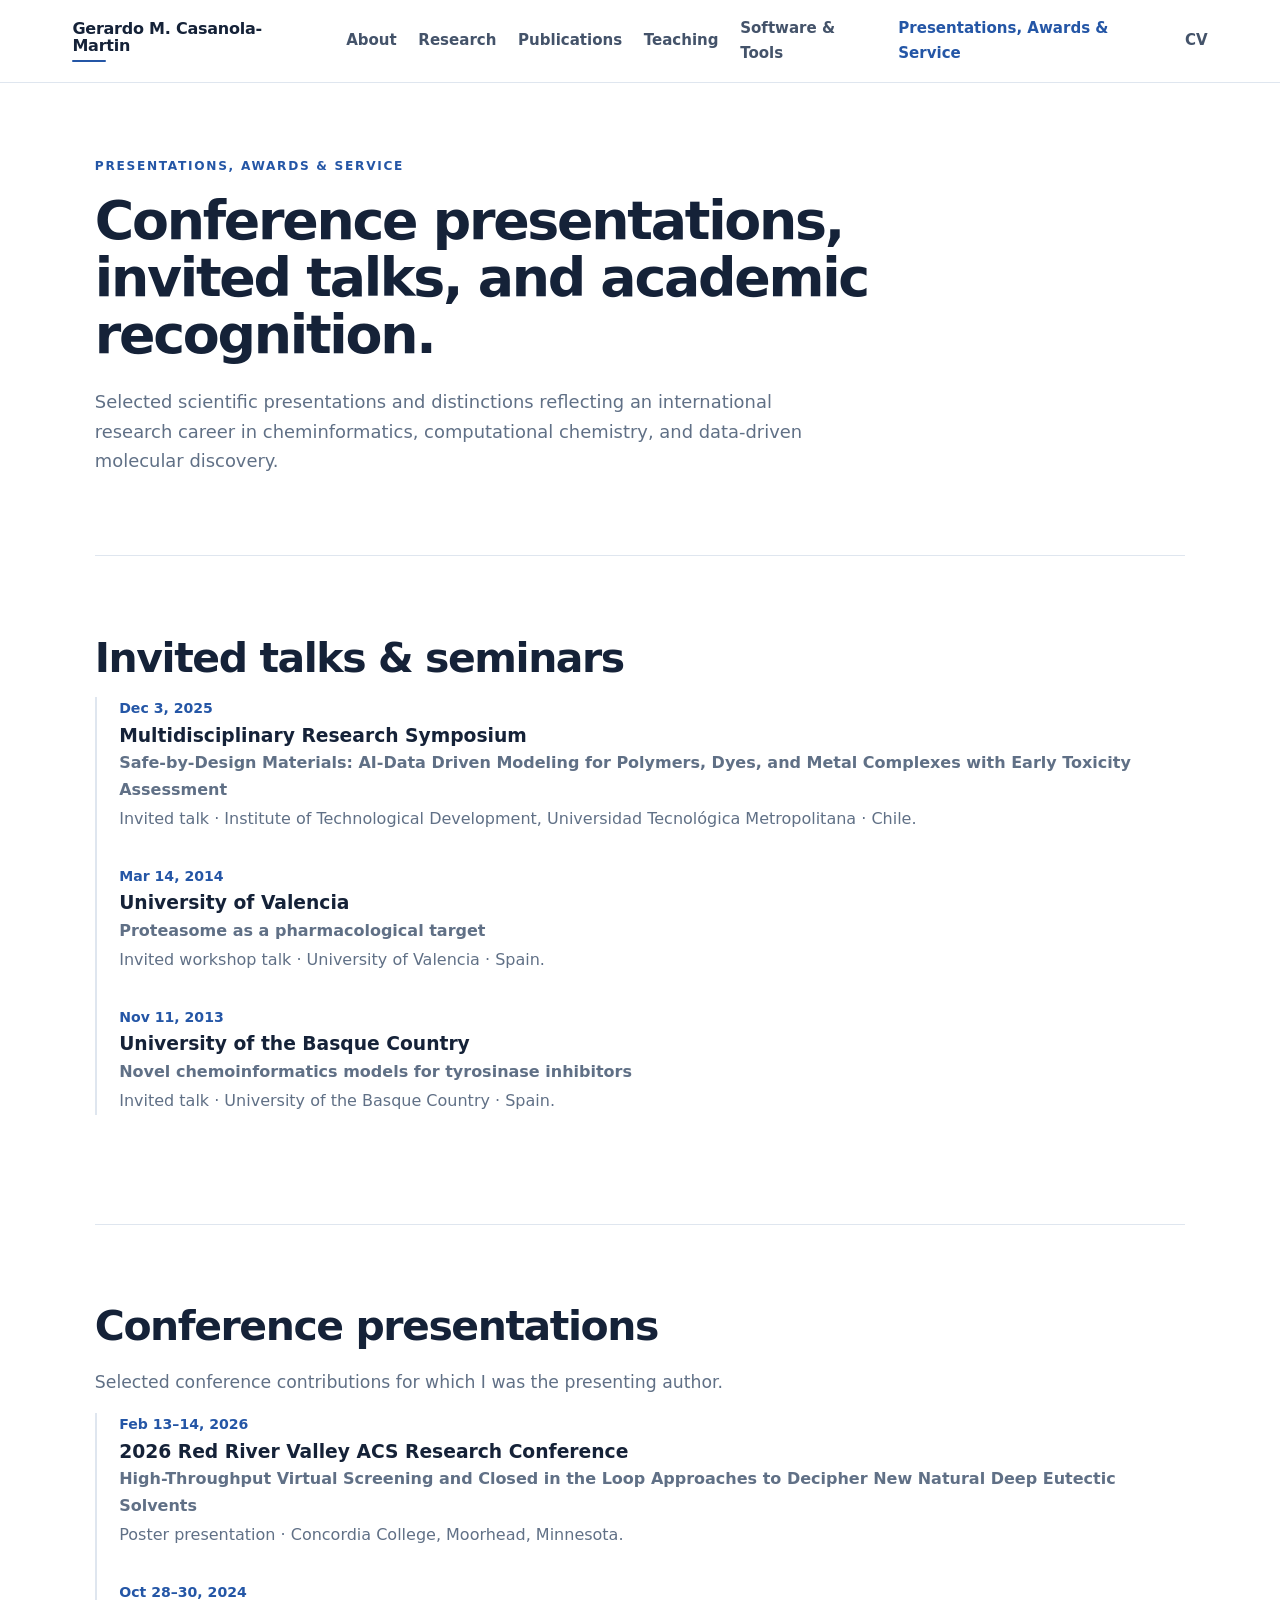
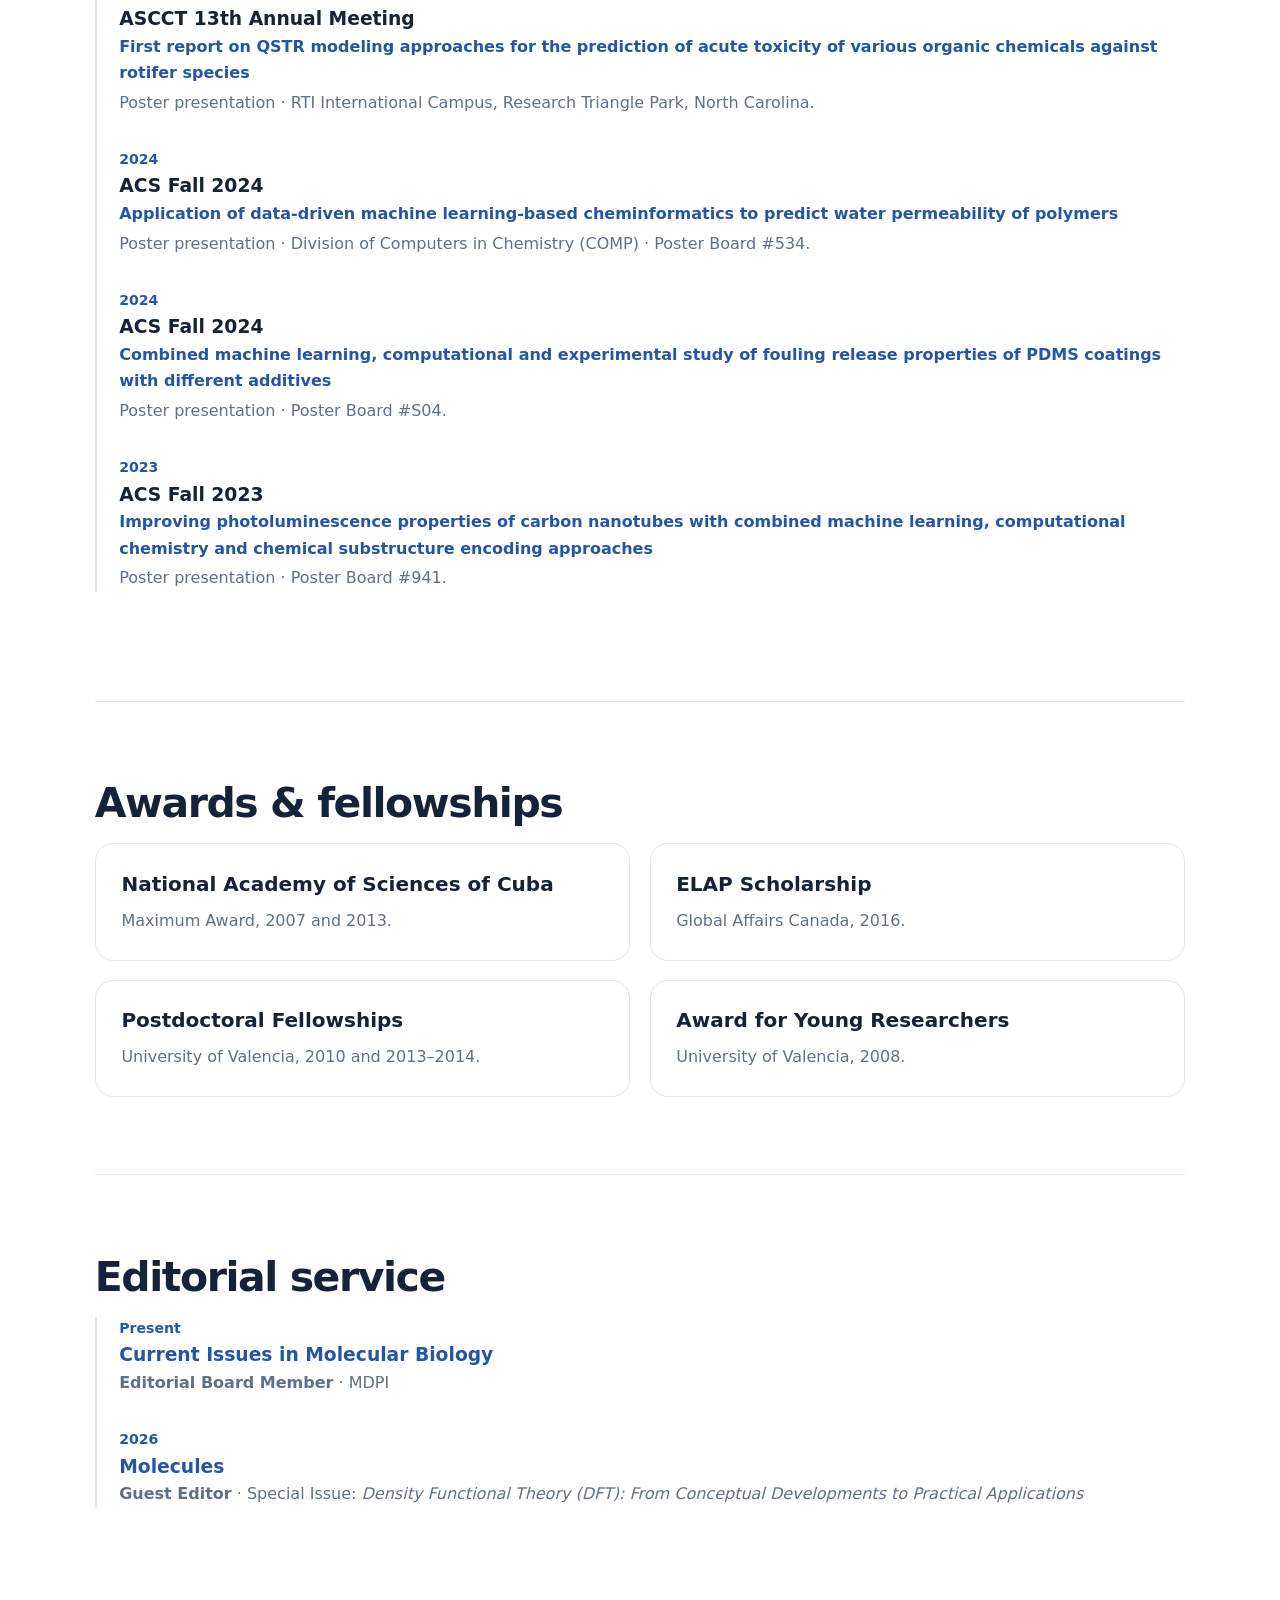
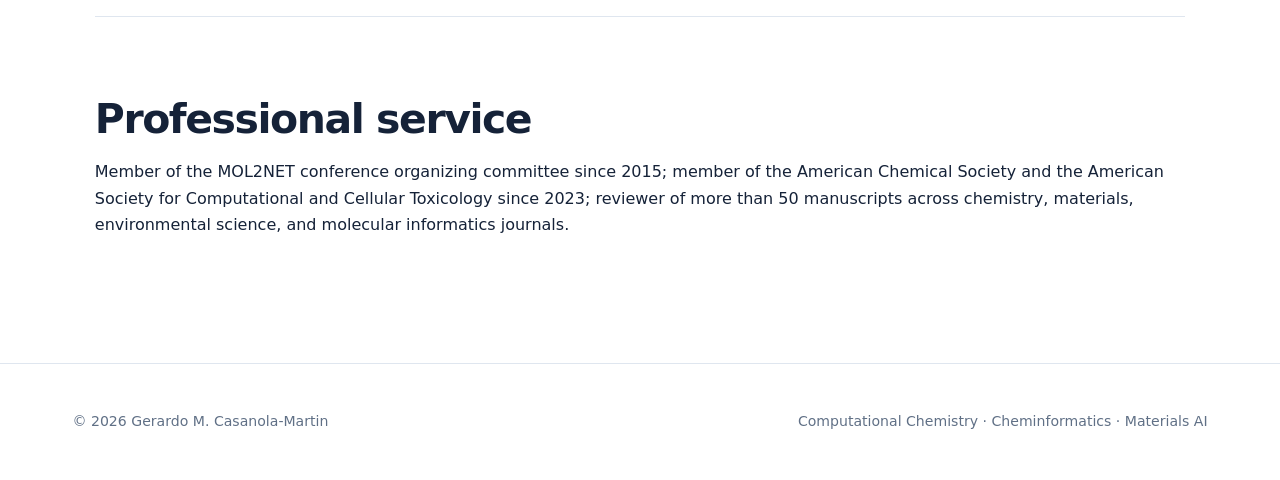
<file: talks.html>
<!doctype html>
<html lang="en"><head><meta charset="utf-8"><meta name="viewport" content="width=device-width,initial-scale=1"><title>Presentations, Awards &amp; Service | Gerardo M. Casanola-Martin</title><meta name="description" content="Selected talks, awards, fellowships, and professional service of Gerardo M. Casanola-Martin."><meta name="author" content="Gerardo M. Casanola-Martin"><meta name="theme-color" content="#283a73"><link rel="stylesheet" href="assets/css/styles.css?v=20261001-4"></head>
<body><a class="skip-link" href="#main-content">Skip to content</a><header class="site-header"><div class="nav-wrap"><a class="brand" href="index.html">Gerardo M. <span>Casanola-Martin</span></a><button class="menu-toggle" type="button" aria-expanded="false" aria-controls="site-navigation">Menu</button><nav class="site-nav" id="site-navigation" aria-label="Primary navigation"><a href="index.html">About</a><a href="research.html">Research</a><a href="publications.html">Publications</a><a href="teaching.html">Teaching</a><a href="software.html">Software &amp; Tools</a><a href="talks.html" aria-current="page">Presentations, Awards & Service</a><a href="cv.html">CV</a></nav></div></header><div class="page-shell"><main class="content" id="main-content">
<section class="hero"><p class="eyebrow">Presentations, Awards &amp; Service</p><h1>Conference presentations, invited talks, and academic recognition.</h1><p class="lead">Selected scientific presentations and distinctions reflecting an international research career in cheminformatics, computational chemistry, and data-driven molecular discovery.</p></section>
<section class="section"><h2>Invited talks &amp; seminars</h2><div class="timeline"><article class="timeline-item"><div class="timeline-date">Dec 3, 2025</div><div><h3>Multidisciplinary Research Symposium</h3><p><strong>Safe-by-Design Materials: AI-Data Driven Modeling for Polymers, Dyes, and Metal Complexes with Early Toxicity Assessment</strong></p><p>Invited talk · Institute of Technological Development, Universidad Tecnológica Metropolitana · Chile.</p></div></article><article class="timeline-item"><div class="timeline-date">Mar 14, 2014</div><div><h3>University of Valencia</h3><p><strong>Proteasome as a pharmacological target</strong></p><p>Invited workshop talk · University of Valencia · Spain.</p></div></article><article class="timeline-item"><div class="timeline-date">Nov 11, 2013</div><div><h3>University of the Basque Country</h3><p><strong>Novel chemoinformatics models for tyrosinase inhibitors</strong></p><p>Invited talk · University of the Basque Country · Spain.</p></div></article></div></section>
<section class="section"><h2>Conference presentations</h2><p class="section-intro">Selected conference contributions for which I was the presenting author.</p><div class="timeline"><article class="timeline-item"><div class="timeline-date">Feb 13–14, 2026</div><div><h3>2026 Red River Valley ACS Research Conference</h3><p><strong>High-Throughput Virtual Screening and Closed in the Loop Approaches to Decipher New Natural Deep Eutectic Solvents</strong></p><p>Poster presentation · Concordia College, Moorhead, Minnesota.</p></div></article><article class="timeline-item"><div class="timeline-date">Oct 28–30, 2024</div><div><h3>ASCCT 13th Annual Meeting</h3><p><strong><a href="https://virtual.oxfordabstracts.com/event/35929/submission/100" target="_blank" rel="noopener">First report on QSTR modeling approaches for the prediction of acute toxicity of various organic chemicals against rotifer species</a></strong></p><p>Poster presentation · RTI International Campus, Research Triangle Park, North Carolina.</p></div></article><article class="timeline-item"><div class="timeline-date">2024</div><div><h3>ACS Fall 2024</h3><p><strong><a href="https://acs.digitellinc.com/p/s/application-of-data-driven-machine-learning-based-cheminformatics-to-predict-water-permeability-of-polymers-poster-board-534-613356" target="_blank" rel="noopener">Application of data-driven machine learning-based cheminformatics to predict water permeability of polymers</a></strong></p><p>Poster presentation · Division of Computers in Chemistry (COMP) · Poster Board #534.</p></div></article><article class="timeline-item"><div class="timeline-date">2024</div><div><h3>ACS Fall 2024</h3><p><strong><a href="https://acs.digitellinc.com/p/s/combined-machine-learning-computational-and-experimental-study-of-fouling-release-properties-of-pdms-coatings-with-different-additives-poster-board-s04-611819" target="_blank" rel="noopener">Combined machine learning, computational and experimental study of fouling release properties of PDMS coatings with different additives</a></strong></p><p>Poster presentation · Poster Board #S04.</p></div></article><article class="timeline-item"><div class="timeline-date">2023</div><div><h3>ACS Fall 2023</h3><p><strong><a href="https://acs.digitellinc.com/p/s/improving-photoluminescence-properties-of-carbon-nanotubes-with-combined-machine-learning-computational-chemistry-and-chemical-substructure-encoding-approaches-poster-board-941-574764" target="_blank" rel="noopener">Improving photoluminescence properties of carbon nanotubes with combined machine learning, computational chemistry and chemical substructure encoding approaches</a></strong></p><p>Poster presentation · Poster Board #941.</p></div></article>
</div></section>
<section class="section"><h2>Awards &amp; fellowships</h2><div class="grid two"><article class="card"><h3>National Academy of Sciences of Cuba</h3><p>Maximum Award, 2007 and 2013.</p></article><article class="card"><h3>ELAP Scholarship</h3><p>Global Affairs Canada, 2016.</p></article><article class="card"><h3>Postdoctoral Fellowships</h3><p>University of Valencia, 2010 and 2013–2014.</p></article><article class="card"><h3>Award for Young Researchers</h3><p>University of Valencia, 2008.</p></article></div></section>
<section class="section"><h2>Editorial service</h2><div class="timeline"><article class="timeline-item"><div class="timeline-date">Present</div><div><h3><a href="https://www.mdpi.com/journal/cimb/editors" target="_blank" rel="noopener">Current Issues in Molecular Biology</a></h3><p><strong>Editorial Board Member</strong> · MDPI</p></div></article><article class="timeline-item"><div class="timeline-date">2026</div><div><h3><a href="https://www.mdpi.com/journal/molecules/special_issues/W826F718VG" target="_blank" rel="noopener">Molecules</a></h3><p><strong>Guest Editor</strong> · Special Issue: <em>Density Functional Theory (DFT): From Conceptual Developments to Practical Applications</em></p></div></article></div></section>
<section class="section"><h2>Professional service</h2><p>Member of the MOL2NET conference organizing committee since 2015; member of the American Chemical Society and the American Society for Computational and Cellular Toxicology since 2023; reviewer of more than 50 manuscripts across chemistry, materials, environmental science, and molecular informatics journals.</p></section></main></div><footer class="site-footer"><div class="footer-wrap"><p>© <span data-year></span> Gerardo M. Casanola-Martin</p><p>Computational Chemistry · Cheminformatics · Materials AI</p></div></footer><script src="assets/js/main.js"></script><!-- Cloudflare Web Analytics --><script type='module' src='https://static.cloudflareinsights.com/beacon.min.js' data-cf-beacon='{"token": "e5be131f6edd40b39c4fa39417d22a77"}'></script><!-- End Cloudflare Web Analytics -->
</body></html>
</file>
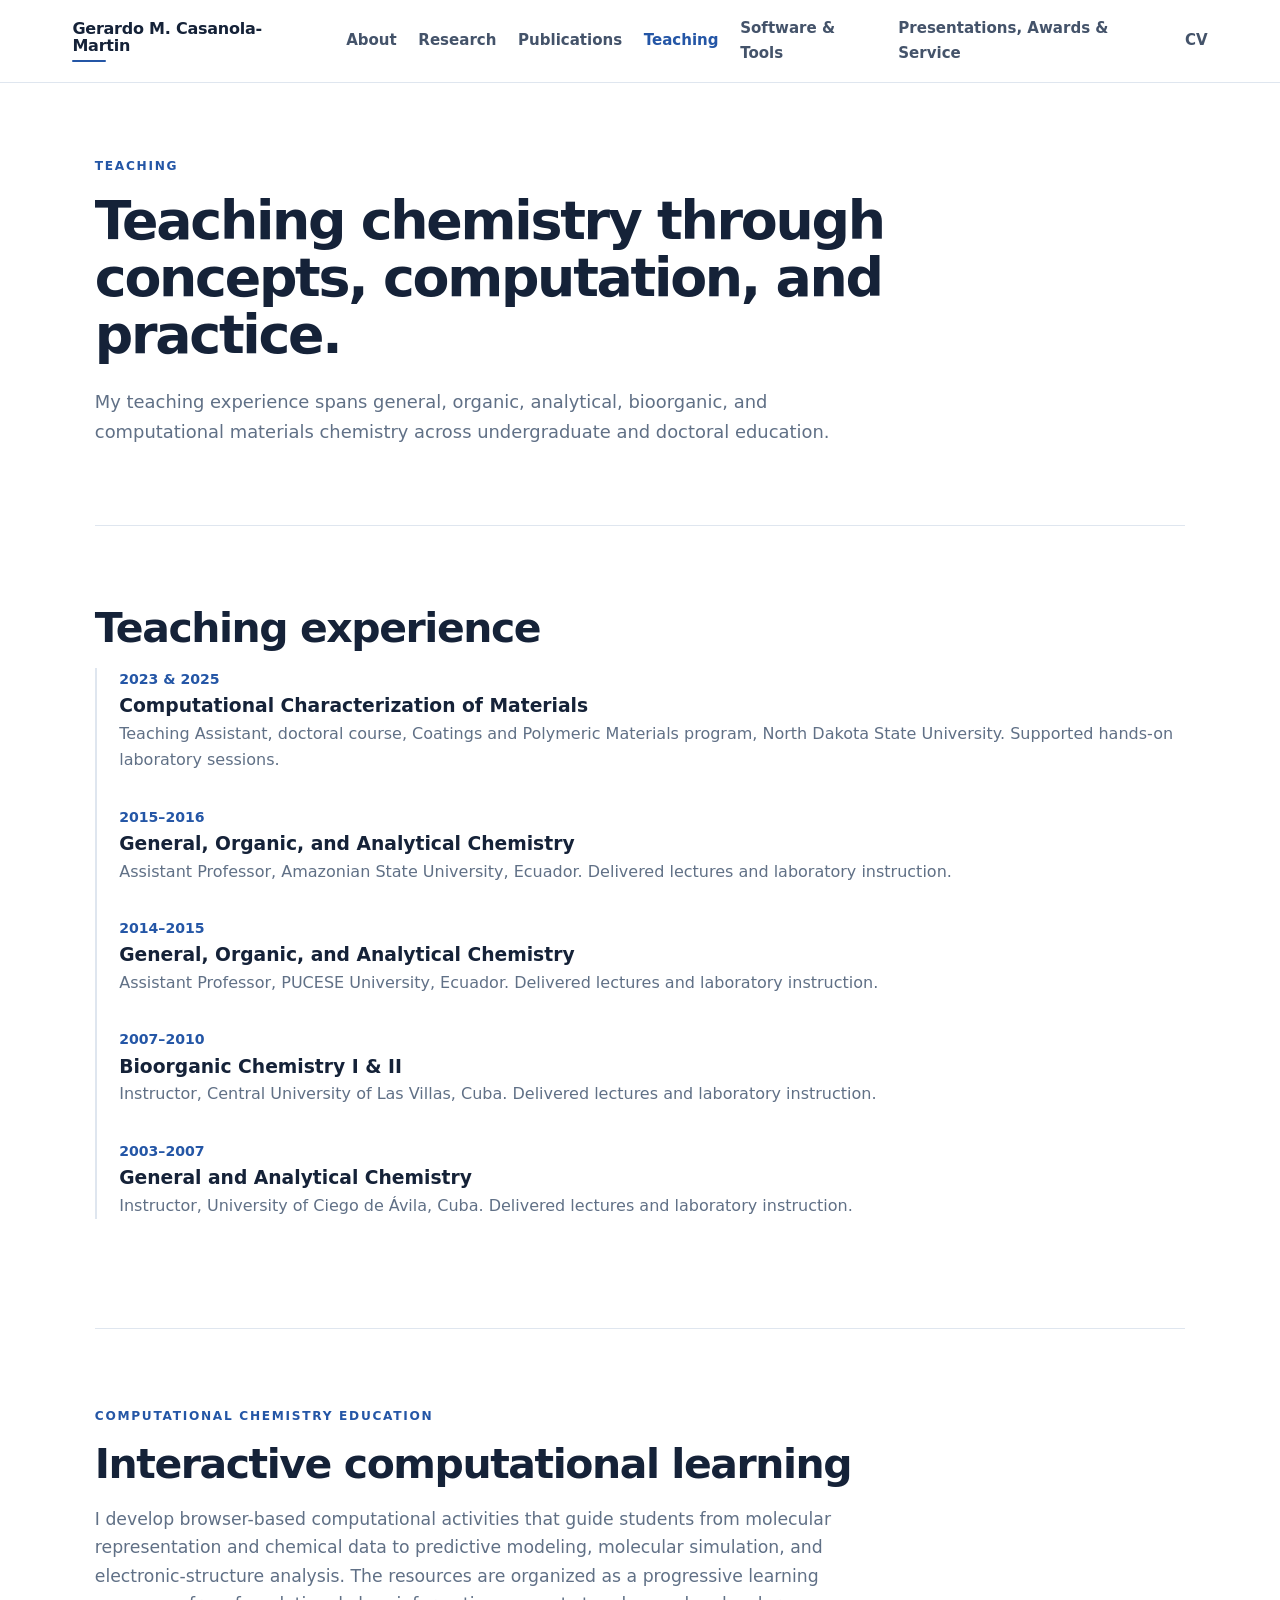
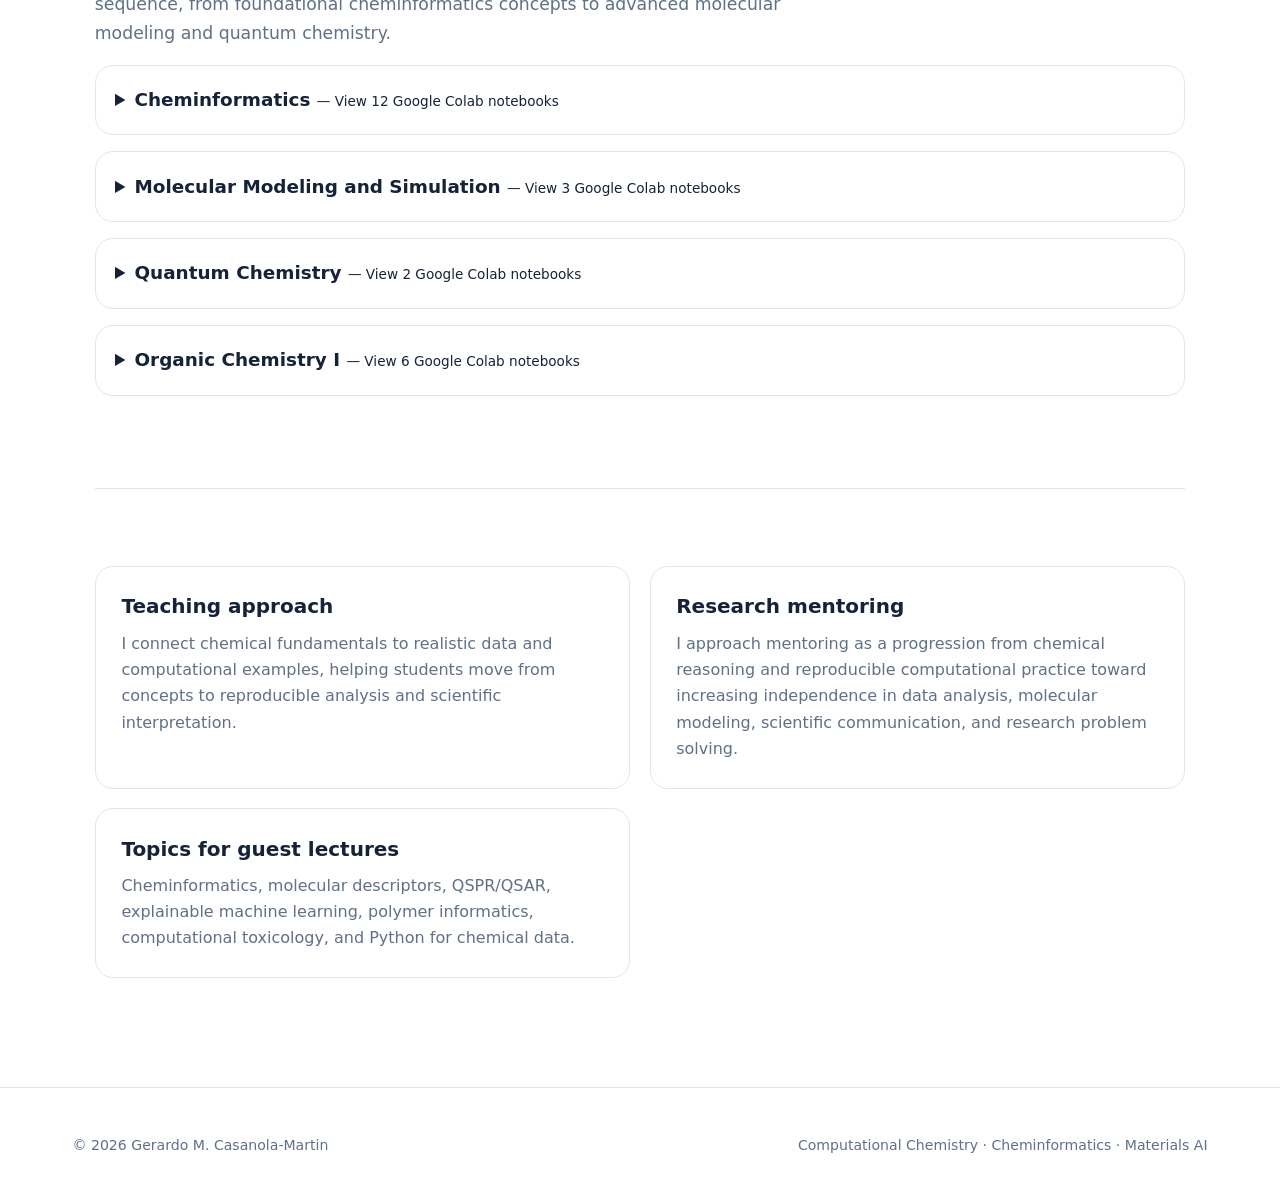
<file: teaching.html>
<!doctype html>
<html lang="en"><head><meta charset="utf-8"><meta name="viewport" content="width=device-width,initial-scale=1"><title>Teaching | Gerardo M. Casanola-Martin</title><meta name="description" content="Teaching experience of Gerardo M. Casanola-Martin in chemistry, cheminformatics, and computational materials characterization."><meta name="author" content="Gerardo M. Casanola-Martin"><meta name="theme-color" content="#283a73"><link rel="stylesheet" href="assets/css/styles.css?v=20261001-14"></head>
<body><a class="skip-link" href="#main-content">Skip to content</a><header class="site-header"><div class="nav-wrap"><a class="brand" href="index.html">Gerardo M. <span>Casanola-Martin</span></a><button class="menu-toggle" type="button" aria-expanded="false" aria-controls="site-navigation">Menu</button><nav class="site-nav" id="site-navigation" aria-label="Primary navigation"><a href="index.html">About</a><a href="research.html">Research</a><a href="publications.html">Publications</a><a href="teaching.html" aria-current="page">Teaching</a><a href="software.html">Software &amp; Tools</a><a href="talks.html">Presentations, Awards & Service</a><a href="cv.html">CV</a></nav></div></header><div class="page-shell"><main class="content" id="main-content">
<section class="hero"><p class="eyebrow">Teaching</p><h1>Teaching chemistry through concepts, computation, and practice.</h1><p class="lead">My teaching experience spans general, organic, analytical, bioorganic, and computational materials chemistry across undergraduate and doctoral education.</p></section>
<section class="section"><h2>Teaching experience</h2><div class="timeline"><article class="timeline-item"><div class="timeline-date">2023 &amp; 2025</div><div><h3>Computational Characterization of Materials</h3><p>Teaching Assistant, doctoral course, Coatings and Polymeric Materials program, North Dakota State University. Supported hands-on laboratory sessions.</p></div></article><article class="timeline-item"><div class="timeline-date">2015–2016</div><div><h3>General, Organic, and Analytical Chemistry</h3><p>Assistant Professor, Amazonian State University, Ecuador. Delivered lectures and laboratory instruction.</p></div></article><article class="timeline-item"><div class="timeline-date">2014–2015</div><div><h3>General, Organic, and Analytical Chemistry</h3><p>Assistant Professor, PUCESE University, Ecuador. Delivered lectures and laboratory instruction.</p></div></article><article class="timeline-item"><div class="timeline-date">2007–2010</div><div><h3>Bioorganic Chemistry I &amp; II</h3><p>Instructor, Central University of Las Villas, Cuba. Delivered lectures and laboratory instruction.</p></div></article><article class="timeline-item"><div class="timeline-date">2003–2007</div><div><h3>General and Analytical Chemistry</h3><p>Instructor, University of Ciego de Ávila, Cuba. Delivered lectures and laboratory instruction.</p></div></article></div></section>
<section class="section">
<p class="eyebrow">Computational chemistry education</p>
<h2>Interactive computational learning</h2>
<p class="section-intro">I develop browser-based computational activities that guide students from molecular representation and chemical data to predictive modeling, molecular simulation, and electronic-structure analysis. The resources are organized as a progressive learning sequence, from foundational cheminformatics concepts to advanced molecular modeling and quantum chemistry.</p>

<details class="card" style="margin:1rem 0;padding:1.2rem;"><summary style="cursor:pointer; font-weight:700; font-size:1.15rem;">Cheminformatics <span style="font-size:.85rem;font-weight:400;">— View 12 Google Colab notebooks</span></summary><p class="section-intro" style="margin-top:.8rem;">Molecular representation, descriptors, QSPR/QSAR, machine learning, and virtual screening.</p><div style="margin-top:2.2rem;margin-bottom:1rem;">
  <p class="eyebrow">Foundations &amp; cheminformatics</p>
  <h3 style="margin-bottom:0.45rem;">From molecular structure to chemical data and prediction</h3>
  <p class="section-intro">Students begin with molecular representation, file formats, descriptors, and structure–property modeling before progressing to more computationally intensive methods.</p>
</div>
<div class="grid three">
<article class="card colab-card">
<div class="colab-visual"><img src="assets/img/visualizing-chem-python.png" alt="Visualizing molecular structures with Python: SMILES, 2D and 3D structures, and atomic partial charges" style="width:100%;height:auto;display:block;border-radius:14px;"></div>
<p class="eyebrow">Google Colab · Available now</p><h3>Visualizing Molecular Structures with Python</h3><p>A hands-on notebook introducing Python-based molecular visualization with RDKit, including SMILES, 2D structures, molecular properties, functional groups, and interactive 3D visualization.</p><p><a class="button secondary" href="https://colab.research.google.com/drive/1xwho1oGCrDAdzie2cn-Pt1T77kro3qSY" target="_blank" rel="noopener">Open in Google Colab</a></p></article>
<article class="card colab-card"><div class="colab-visual"><img src="assets/img/chemical-file-formats.png" alt="Chemical file formats including SMILES, MOL, SDF, MOL2, PDB, CIF, XYZ, and PDBQT" style="width:100%;height:auto;display:block;border-radius:14px;"></div><p class="eyebrow">Google Colab · Available now</p><h3>Chemical File Formats with Python</h3><p>A practical introduction to SMILES, MOL/SDF, MOL2, PDB, CIF/mmCIF, XYZ, and PDBQT, with hands-on format inspection and conversion using RDKit and Open Babel.</p><p class="resource-meta">File formats · RDKit · Open Babel · Molecular modeling</p><p><a class="button secondary" href="https://colab.research.google.com/drive/1J2wm6Q1nFdfMDPoVK18qgPHJxiZQ9tiK#scrollTo=LW_UpJLy78E0" target="_blank" rel="noopener">Open in Google Colab</a></p></article>
<article class="card colab-card"><div class="colab-visual"><img src="assets/img/rdkit-molecular-descriptor1.png" alt="Introduction to Molecular Descriptors with RDKit: molecular descriptors and Morgan fingerprints" style="width:100%;height:auto;display:block;border-radius:14px;"></div><p class="eyebrow">Google Colab · Available now</p><h3>Introduction to Molecular Descriptors with RDKit</h3><p>An introductory notebook for generating and exploring molecular descriptors with RDKit, connecting chemical structure with quantitative molecular properties and introducing molecular fingerprint families with a hands-on focus on Morgan fingerprints.</p><p><a class="button secondary" href="https://colab.research.google.com/drive/1bLvveUHEOUoI09suA3OPa_o0Rqnl9REN#scrollTo=uoZH25zUcFD2" target="_blank" rel="noopener">Open in Google Colab</a></p></article>
<article class="card colab-card"><div class="colab-visual"><img src="assets/img/qspr-model-pred.png" alt="Building your first QSPR model with molecular descriptors, multiple linear regression, and property prediction" style="width:100%;height:auto;display:block;border-radius:14px;"></div><p class="eyebrow">Google Colab · Available now</p><h3>Building Your First QSPR Model</h3><p>A step-by-step activity for preparing molecular data, building a multiple linear regression QSPR model, evaluating its predictive performance, exploring descriptor–target relationships, and interpreting the results.</p><p><a class="button secondary" href="https://colab.research.google.com/drive/1hlXjnO6jJbfmay57kd54kftsevXZhGmJ" target="_blank" rel="noopener">Open in Google Colab</a></p></article>
<article class="card colab-card"><div class="colab-visual"><img src="assets/img/feat-select-workflow.png" alt="Feature selection workflow showing low-variance filtering, correlation filtering, and recursive feature elimination for molecular property prediction" style="width:100%;height:auto;display:block;border-radius:14px;"></div><p class="eyebrow">Google Colab · Available now</p><h3>Feature Selection for Molecular Property Prediction</h3><p>A hands-on introduction to selecting informative molecular descriptors using variance and correlation filtering, mutual information, RFE, Random Forest importance, and Lasso.</p><p class="resource-meta">Feature selection · Molecular descriptors · QSPR · Machine learning</p><p><a class="button secondary" href="https://colab.research.google.com/drive/1l1kgoO50LLHxTqoZWnNDLmaU_-08SWPH#scrollTo=XIivHK3jBa7T" target="_blank" rel="noopener">Open in Google Colab</a></p></article>
<article class="card colab-card"><div class="colab-visual"><img src="assets/img/comparing-ml-model.png" alt="Comparing machine learning models for molecular property prediction using molecular descriptors, cross-validation, tree ensembles, neural networks, and parity plots" style="width:100%;height:auto;display:block;border-radius:14px;"></div><p class="eyebrow">Google Colab · Available now</p><h3>Comparing ML Models for QSPR</h3><p>A practical QSPR notebook for comparing linear, kernel, tree-ensemble, and neural-network regressors using the same molecular descriptors, train/test split, cross-validation strategy, and performance metrics.</p><p class="resource-meta">Model comparison · QSPR · Cross-validation · Random Forest · MLP</p><p><a class="button secondary" href="https://colab.research.google.com/drive/1hP845hlvcELY9KulG95p9FGqfblt0_WL#scrollTo=hDwzAHMvqU9h" target="_blank" rel="noopener">Open in Google Colab</a></p></article>
<article class="card colab-card"><div class="colab-visual"><img src="assets/img/hyperparameter-ml.png" alt="Hyperparameter optimization for QSPR showing randomized search, grid search, cross-validation, best parameter selection, and final model evaluation" style="width:100%;height:auto;display:block;border-radius:14px;"></div><p class="eyebrow">Google Colab · Available now</p><h3>Hyperparameter Optimization for QSPR</h3><p>A hands-on notebook for improving molecular property models with GridSearchCV and RandomizedSearchCV while keeping preprocessing, cross-validation, model selection, and final test evaluation leakage-safe.</p><p class="resource-meta">Hyperparameter tuning · GridSearchCV · RandomizedSearchCV · QSPR · Cross-validation</p><p><a class="button secondary" href="https://colab.research.google.com/drive/1ftTAZKI37dyC5ZvpnSDI6BnVoBLeeG1y#scrollTo=d3gxmOYXaGm0" target="_blank" rel="noopener">Open in Google Colab</a></p></article>
<article class="card colab-card"><div class="colab-visual"><img src="assets/img/interpretable-qspr-ml.png" alt="Interpretable QSPR with Multiple Linear Regression showing standardized coefficients, correlation analysis, KDE chemical-space regions, and molecular structures" style="width:100%;height:auto;display:block;border-radius:14px;"></div><p class="eyebrow">Google Colab · Available now</p><h3>Interpretable QSPR with Multiple Linear Regression</h3><p>A chemically focused interpretation notebook connecting standardized MLR coefficients, Pearson correlations, multicollinearity, descriptor–property scatter plots, KDE density regions, and representative molecular structures.</p><p class="resource-meta">Interpretable QSPR · Multiple Linear Regression · Pearson correlation · KDE · Molecular descriptors</p><p><a class="button secondary" href="https://colab.research.google.com/drive/1Zq_21shnJnDuTBIVmefI1YNNlcymG2ii#scrollTo=Z-fQzM-mb24N" target="_blank" rel="noopener">Open in Google Colab</a></p></article>
<article class="card colab-card"><div class="colab-visual"><img src="assets/img/rf-interpretable-ml.png" alt="Interpreting nonlinear QSPR models with Random Forest using permutation importance, partial dependence, ALE, SHAP, and chemical interpretation" style="width:100%;height:auto;display:block;border-radius:14px;"></div><p class="eyebrow">Google Colab · Available now</p><h3>Interpreting Nonlinear QSPR Models with Random Forest</h3><p>A hands-on notebook for interpreting nonlinear QSPR models with Random Forest using permutation importance, partial dependence, accumulated local effects, SHAP, and chemically grounded local explanations.</p><p class="resource-meta">Random Forest · Nonlinear QSPR · Permutation importance · ALE · SHAP</p><p><a class="button secondary" href="https://colab.research.google.com/drive/1kWMMD484OcNMzf-IuiELyIA5LiYRXA5D#scrollTo=9fsMGbLfxgFg" target="_blank" rel="noopener">Open in Google Colab</a></p></article>
<article class="card colab-card"><div class="colab-visual"><img src="assets/img/qsar-clasification.png" alt="QSAR classification workflow showing molecular descriptors, confusion matrix, ROC analysis, class probability, decision thresholds, and class weighting" style="width:100%;height:auto;display:block;border-radius:14px;"></div><p class="eyebrow">Google Colab · Available now</p><h3>QSAR Classification with Machine Learning</h3><p>A hands-on classification notebook using molecular descriptors to distinguish soluble and poorly soluble molecules with Logistic Regression and Random Forest, including class balance, confusion matrices, precision, recall, F1, ROC-AUC, class probabilities, thresholds, and class weighting.</p><p class="resource-meta">QSAR classification · Logistic Regression · Random Forest · ROC-AUC · Class weighting</p><p><a class="button secondary" href="https://colab.research.google.com/drive/1j9fyPsihOpzA6K7SyoN4T-QYQW56JQib#scrollTo=J5KlAzo53YKY" target="_blank" rel="noopener">Open in Google Colab</a></p></article>
<article class="card colab-card"><div class="colab-visual"><img src="assets/img/virtual-screening.png" alt="Virtual screening and chemical libraries workflow showing library construction, filtering, comparison, ranking, and candidate selection" style="width:100%;height:auto;display:block;border-radius:14px;"></div><p class="eyebrow">Google Colab · Available now</p><h3>Virtual Screening and Chemical Libraries</h3><p>A practical notebook introducing the construction and prioritization of molecular libraries for virtual screening, with an emphasis on organizing candidate structures, profiling molecular properties, filtering chemical space, and selecting compounds for downstream computational analysis.</p><p class="resource-meta">Virtual screening · Chemical libraries · Molecular descriptors · Filtering · Candidate prioritization</p><p><a class="button secondary" href="https://colab.research.google.com/drive/1HZ8sYDcsEmgjpbwNfmMHuwPBd1i8VKYj#scrollTo=7dacc859" target="_blank" rel="noopener">Open in Google Colab</a></p></article>
<article class="card colab-card">
<div class="colab-visual"><img src="assets/img/structure-activity-relationships.png" alt="Structure–Activity Relationships with RDKit showing molecular similarity, Bemis–Murcko scaffolds, activity cliffs, and matched molecular pairs" style="width:100%;height:auto;display:block;border-radius:14px;"></div>
<p class="eyebrow">Google Colab · Available now</p>
<h3>Structure–Activity Relationships with RDKit</h3>
<p>A hands-on SAR notebook exploring Morgan-fingerprint similarity, Bemis–Murcko scaffolds, activity cliffs, and matched molecular pairs, with interactive visualization and chemically grounded interpretation of how structural changes affect biological activity.</p>
<p class="resource-meta">RDKit · Tanimoto similarity · Scaffolds · Activity cliffs · Matched molecular pairs</p>
<p><a class="button secondary" href="https://colab.research.google.com/drive/1mcp2TzxNepY_v8_3FnvztIeZ3kJCPQF2#scrollTo=c027c5eb" target="_blank" rel="noopener">Open in Google Colab</a></p>
</article>
</div>

</details>
<details class="card" style="margin:1rem 0;padding:1.2rem;"><summary style="cursor:pointer; font-weight:700; font-size:1.15rem;">Molecular Modeling and Simulation <span style="font-size:.85rem;font-weight:400;">— View 3 Google Colab notebooks</span></summary><p class="section-intro" style="margin-top:.8rem;">Docking, molecular dynamics, OpenMM, and GROMACS.</p><div style="margin-top:2.8rem;margin-bottom:1rem;">
  <p class="eyebrow">Molecular modeling &amp; simulation</p>
  <h3 style="margin-bottom:0.45rem;">From molecular interactions to dynamical behavior</h3>
  <p class="section-intro">These activities introduce docking and molecular dynamics, moving from predicted binding poses to trajectory-based analysis of molecular motion and interactions.</p>
</div>
<div class="grid three">
<article class="card colab-card"><div class="colab-visual"><img src="assets/img/docking-vina.png" alt="Molecular Docking with AutoDock Vina" style="width:100%;height:auto;display:block;border-radius:14px;"></div><p class="eyebrow">Google Colab · Available now</p><h3>Molecular Docking with AutoDock Vina</h3><p>A hands-on introduction to protein–ligand docking using AutoDock Vina, including search-box definition, docking setup, pose ranking, visualization, score interpretation, and discussion of validation by redocking.</p><p class="resource-meta">Molecular docking · AutoDock Vina · Protein–ligand interactions · Computational chemistry</p><p><a class="button secondary" href="https://colab.research.google.com/drive/1ixZO8l5E2fHBKZdtxh9S8TsPFzff6Awu#scrollTo=3VEUyu9gKevz" target="_blank" rel="noopener">Open in Google Colab</a></p></article>
<article class="card colab-card"><div class="colab-visual"><img src="assets/img/openmm-md.png" alt="Molecular dynamics with OpenMM using alanine dipeptide" style="width:100%;height:auto;display:block;border-radius:14px;"></div><p class="eyebrow">Google Colab · Available now</p><h3>Molecular Dynamics with OpenMM</h3><p>A fast, beginner-friendly introduction to molecular dynamics using alanine dipeptide, including force-field setup, energy minimization, Langevin dynamics, trajectory analysis, RMSD, backbone φ/ψ dihedral angles, and Ramachandran plots.</p><p class="resource-meta">Molecular dynamics · OpenMM · Alanine dipeptide · Ramachandran analysis</p><p><a class="button secondary" href="https://colab.research.google.com/drive/1s8GZ3vqw1nPpn73X7pfy7918hRTq3pZZ#scrollTo=VRjFPLRCUePs" target="_blank" rel="noopener">Open in Google Colab</a></p></article>
<article class="card colab-card"><div class="colab-visual"><img src="assets/img/gromacs-md-workflow.png" alt="Protein–ligand molecular dynamics workflow with GROMACS" style="width:100%;height:auto;display:block;border-radius:14px;"></div><p class="eyebrow">Google Colab · Available now</p><h3>Protein–Ligand Molecular Dynamics with GROMACS</h3><p>A guided classroom workflow for preparing and simulating the c-Abl–imatinib complex in explicit solvent with GROMACS, including topology preparation, solvation, ion addition, energy minimization, NVT and NPT equilibration, short production MD, RMSD, and protein–ligand contact analysis.</p><p class="resource-meta">Molecular dynamics · GROMACS · Protein–ligand simulation · Computational chemistry</p><p><a class="button secondary" href="https://colab.research.google.com/drive/11WRwS9aSQ0swkRdFnWEmXxwb1gqVsGSx" target="_blank" rel="noopener">Open in Google Colab</a></p></article>
</div>

</details>
<details class="card" style="margin:1rem 0;padding:1.2rem;"><summary style="cursor:pointer; font-weight:700; font-size:1.15rem;">Quantum Chemistry <span style="font-size:.85rem;font-weight:400;">— View 2 Google Colab notebooks</span></summary><p class="section-intro" style="margin-top:.8rem;">Electronic structure, PySCF, TD-DFT, and spectroscopy.</p><div style="margin-top:2.8rem;margin-bottom:1rem;">
  <p class="eyebrow">Quantum chemistry &amp; excited states</p>
  <h3 style="margin-bottom:0.45rem;">From electronic structure to spectroscopy</h3>
  <p class="section-intro">The quantum chemistry sequence connects ground-state electronic structure with excited-state calculations, frontier orbitals, electrostatic potential, UV–Vis spectra, and transition analysis.</p>
</div>
<div class="grid three">
<article class="card colab-card"><div class="colab-visual"><img src="assets/img/quantum-chem-pyscf.png" alt="Quantum chemistry with PySCF using p-nitroaniline, HOMO and LUMO orbital analysis" style="width:100%;height:auto;display:block;border-radius:14px;"></div><p class="eyebrow">Google Colab · Available now</p><h3>Quantum Chemistry with PySCF</h3><p>An introductory quantum chemistry notebook using p-nitroaniline to explore donor–acceptor electronic structure with Hartree–Fock and PBE0 DFT, including HOMO/LUMO energies, frontier-orbital visualization, dipole moments, and basis-set effects.</p><p class="resource-meta">Quantum chemistry · PySCF · DFT · HOMO/LUMO · Donor–acceptor molecules</p><p><a class="button secondary" href="https://colab.research.google.com/drive/1hZAJZqbMaFLLrMzZ4zFXNQt8W57C4YFf#scrollTo=RAABtY5sH3vj" target="_blank" rel="noopener">Open in Google Colab</a></p></article>
<article class="card colab-card"><div class="colab-visual"><img src="assets/img/tddft-quantum-nto.png" alt="Excited-state quantum chemistry with TD-DFT, UV-Vis spectra and natural transition orbitals" style="width:100%;height:auto;display:block;border-radius:14px;"></div><p class="eyebrow">Google Colab · Available now</p><h3>Excited-State Quantum Chemistry with TD-DFT</h3><p>A follow-up quantum chemistry notebook using p-nitroaniline to explore singlet excited states with TD-DFT, including excitation energies, wavelengths, oscillator strengths, stick and broadened UV–Vis spectra, transition character, and optional natural transition orbital analysis.</p><p class="resource-meta">TD-DFT · Excited states · UV–Vis spectroscopy · Oscillator strengths · NTOs</p><p><a class="button secondary" href="https://colab.research.google.com/drive/1v6BwqRWAUR9anpzPPZt9tFe7CYMY2zGA#scrollTo=aASFOemwG-XQ" target="_blank" rel="noopener">Open in Google Colab</a></p></article>
</div></details>
<details class="card" style="margin:1rem 0;padding:1.2rem;"><summary style="cursor:pointer;font-weight:700;font-size:1.15rem;">Organic Chemistry I <span style="font-size:.85rem;font-weight:400;">— View 6 Google Colab notebooks</span></summary><p class="section-intro" style="margin-top:.8rem;">Interactive activities connecting organic chemistry fundamentals with molecular visualization and computational exploration.</p><div class="grid three"><article class="card colab-card"><div class="colab-visual"><img src="assets/img/organic-chemistry-lesson-01.png" alt="Organic Chemistry I: molecular structure, carbon hybridization, bond angles and constitutional isomerism" style="width:100%;height:auto;display:block;border-radius:14px;"></div><p class="eyebrow">Google Colab · Lesson 01</p><h3>Molecular Structure, Bonding and Isomerism</h3><p>A hands-on introduction to organic molecular structures, carbon hybridization, bond angles, molecular geometry, constitutional isomers, and structure–property relationships, with interactive 3D visualization and student exercises.</p><p class="resource-meta">Organic chemistry · RDKit · Molecular geometry · Isomerism</p><p><a class="button secondary" href="https://colab.research.google.com/drive/13iXj6ibcndlcumIobUv_iWK0dqEYWC0Q" target="_blank" rel="noopener">Open in Google Colab</a></p></article>
<article class="card colab-card"><div class="colab-visual"><img src="assets/img/organic-chemistry-lesson-02.png" alt="Organic Chemistry I: conjugate acid–base pairs, acetate resonance and pKa trends" style="width:100%;height:auto;display:block;border-radius:14px;"></div><p class="eyebrow">Google Colab · Lesson 02</p><h3>Acids, Bases and Resonance</h3><p>An interactive introduction to acid–base chemistry, conjugate acid–base pairs, resonance, acidity and pKa, with molecular visualization, equilibrium calculations and student self-assessment.</p><p class="resource-meta">Organic chemistry · RDKit · Resonance · Acid–base equilibria</p><p><a class="button secondary" href="https://colab.research.google.com/drive/1laSn5JSbSKllrMEmHVeGkrGBdqsmlor9" target="_blank" rel="noopener">Open in Google Colab</a></p></article>
<article class="card colab-card"><div class="colab-visual"><img src="assets/img/organic-chemistry-lesson-03.png" alt="Organic Chemistry I: alkanes, Newman projections and butane conformational energy profile" style="width:100%;height:auto;display:block;border-radius:14px;"></div><p class="eyebrow">Google Colab · Lesson 03</p><h3>Alkanes and Conformational Analysis</h3><p>Two instructional modules covering alkane nomenclature, constitutional isomers, physical properties, Newman projections, and ethane and butane conformations, with interactive 3D visualization, MMFF94 torsional energy calculations, and Boltzmann populations.</p><p class="resource-meta">Organic chemistry · RDKit · MMFF94 · Conformational analysis</p><p><a class="button secondary" href="https://colab.research.google.com/drive/1vXMV2iAD-j-WEAyS5BCXLy2SAiq7Vi-a#scrollTo=82c77bc4" target="_blank" rel="noopener">Open in Google Colab</a></p></article>
<article class="card colab-card"><div class="colab-visual"><img src="assets/img/organic-chemistry-lesson-04.png" alt="Organic Chemistry I: cycloalkanes, ring strain and chair conformations" style="width:100%;height:auto;display:block;border-radius:14px;"></div><p class="eyebrow">Google Colab · Lesson 04</p><h3>Cycloalkanes, Ring Strain and Chair Conformations</h3><p>Two instructional modules covering cycloalkane nomenclature, ring strain, cis/trans relationships, chair conformations, axial and equatorial positions, ring flips, 1,3-diaxial interactions and A-values, with worked examples and molecular visualization.</p><p class="resource-meta">Organic chemistry · Cycloalkanes · Stereochemistry · Conformational analysis</p><p><a class="button secondary" href="https://colab.research.google.com/drive/124PreE--JXq-vwmay0A8RBl76g6eBu7i" target="_blank" rel="noopener">Open in Google Colab</a></p></article>
<article class="card colab-card"><div class="colab-visual"><img src="assets/img/organic-chemistry-lesson-05.png" alt="Organic Chemistry I: chirality, stereoisomers, and R/S and E/Z configurations" style="width:100%;height:auto;display:block;border-radius:14px;"></div><p class="eyebrow">Google Colab · Lesson 05</p><h3>Stereochemistry: Chirality, Configuration and Stereoisomers</h3><p>Two instructional modules covering chirality, enantiomers and diastereomers, Cahn–Ingold–Prelog rules, R/S configurations, Fischer projections, meso compounds, E/Z configurations, optical activity and enantiomeric excess, with worked problems and molecular visualization.</p><p class="resource-meta">Organic chemistry · Stereochemistry · Chirality · R/S and E/Z configurations</p><p><a class="button secondary" href="https://colab.research.google.com/drive/1GKG3S1gUB2Ndw3vFQXScvDBEbRKpJfeU#scrollTo=e91c5fcc" target="_blank" rel="noopener">Open in Google Colab</a></p></article>
<article class="card colab-card"><div class="colab-visual"><img src="assets/img/organic-chemistry-lesson-06.png" alt="Organic Chemistry I: SN1 and SN2 nucleophilic substitution mechanisms, kinetics and reaction energy profiles" style="width:100%;height:auto;display:block;border-radius:14px;"></div><p class="eyebrow">Google Colab · Lesson 06</p><h3>Nucleophilic Substitution: SN1 and SN2 Mechanisms</h3><p>Two instructional modules covering nucleophiles, electrophiles, leaving groups, curved-arrow mechanisms, SN1 and SN2 kinetics and stereochemistry, carbocation stability and rearrangements, solvent effects, and reaction prediction, with worked problems and reaction-coordinate diagrams.</p><p class="resource-meta">Organic chemistry · Reaction mechanisms · SN1/SN2 · Kinetics and stereochemistry</p><p><a class="button secondary" href="https://colab.research.google.com/drive/1YPHaxHGVf9WmrKxen4cgII8J5FIvoNSd" target="_blank" rel="noopener">Open in Google Colab</a></p></article></div></details>
</section>
<section class="section"><div class="grid two"><article class="card"><h3>Teaching approach</h3><p>I connect chemical fundamentals to realistic data and computational examples, helping students move from concepts to reproducible analysis and scientific interpretation.</p></article><article class="card"><h3>Research mentoring</h3><p>I approach mentoring as a progression from chemical reasoning and reproducible computational practice toward increasing independence in data analysis, molecular modeling, scientific communication, and research problem solving.</p></article><article class="card"><h3>Topics for guest lectures</h3><p>Cheminformatics, molecular descriptors, QSPR/QSAR, explainable machine learning, polymer informatics, computational toxicology, and Python for chemical data.</p></article></div></section></main></div><footer class="site-footer"><div class="footer-wrap"><p>© <span data-year></span> Gerardo M. Casanola-Martin</p><p>Computational Chemistry · Cheminformatics · Materials AI</p></div></footer><script src="assets/js/main.js"></script><!-- Cloudflare Web Analytics --><script type='module' src='https://static.cloudflareinsights.com/beacon.min.js' data-cf-beacon='{"token": "e5be131f6edd40b39c4fa39417d22a77"}'></script><!-- End Cloudflare Web Analytics -->
</body></html>
</file>
<file: assets/css/styles.css>
:root {
  --ink: #152238;
  --muted: #607086;
  --blue: #2456a6;
  --blue2: #173b73;
  --pale: #f4f7fb;
  --line: #dfe6ef;
  --white: #fff;
  --shadow: 0 16px 40px rgba(25, 48, 83, .10);
  --radius: 18px;
}

* { box-sizing: border-box; }

html { scroll-behavior: smooth; }

body {
  margin: 0;
  font-family: Inter, ui-sans-serif, system-ui, -apple-system, BlinkMacSystemFont, "Segoe UI", sans-serif;
  color: var(--ink);
  background: #fff;
  line-height: 1.65;
}

a { color: var(--blue); text-decoration: none; }
a:hover { text-decoration: underline; }

.skip-link { position: absolute; left: -9999px; }
.skip-link:focus { left: 1rem; top: 1rem; background: #fff; padding: .75rem; z-index: 100; }

.site-header {
  position: sticky;
  top: 0;
  z-index: 20;
  background: rgba(255, 255, 255, .94);
  backdrop-filter: blur(12px);
  border-bottom: 1px solid var(--line);
}

.nav-wrap {
  max-width: 1180px;
  margin: auto;
  padding: 1rem 1.4rem;
  display: flex;
  align-items: center;
  justify-content: space-between;
  gap: 2rem;
}

.brand {
  font-weight: 700;
  color: var(--ink);
  letter-spacing: -.015em;
  font-size: 1rem;
  line-height: 1.1;
}
.brand span {
  color: var(--ink);
  font-weight: 700;
}
.brand::after {
  content: "";
  display: block;
  width: 34px;
  height: 2px;
  margin-top: 5px;
  background: var(--blue);
  border-radius: 999px;
}

.site-nav { display: flex; gap: 1.35rem; align-items: center; }
.site-nav a { color: #44536a; font-weight: 600; font-size: .94rem; }
.site-nav a[aria-current="page"] { color: var(--blue); }
.menu-toggle { display: none; }

.page-shell { max-width: 1180px; margin: auto; padding: 0 1.4rem; }
.content {
  width: min(1180px, calc(100% - 2.8rem));
  margin: 0 auto;
  min-width: 0;
}

.hero { padding: 6.5rem 0 5rem; max-width: 920px; }

.hero-home {
  display: grid;
  grid-template-columns: 1.45fr .55fr;
  align-items: center;
  gap: 4rem;
  max-width: none;
  min-height: 620px;
}

.eyebrow {
  text-transform: uppercase;
  letter-spacing: .14em;
  font-size: .76rem;
  font-weight: 800;
  color: var(--blue);
  margin: 0 0 1rem;
}

.hero h1 {
  font-size: clamp(3rem, 7vw, 5.7rem);
  line-height: .98;
  letter-spacing: -.055em;
  margin: .15rem 0 1.5rem;
  max-width: 900px;
}

.hero-home h1 { font-size: clamp(2.65rem, 4.5vw, 4.25rem); line-height: 1.04; letter-spacing: -.045em; max-width: 780px; }
.lead { font-size: 1.22rem; color: var(--muted); max-width: 780px; }
.identity { font-size: 1.05rem; font-weight: 650; color: #43536a; margin-bottom: 1rem; }

.actions { display: flex; flex-wrap: wrap; gap: .8rem; margin-top: 2rem; }

.button {
  display: inline-flex;
  align-items: center;
  justify-content: center;
  background: var(--blue);
  color: #fff !important;
  padding: .82rem 1.1rem;
  border-radius: 10px;
  font-weight: 700;
  box-shadow: 0 8px 18px rgba(36, 86, 166, .18);
}

.button:hover { text-decoration: none; background: var(--blue2); }
.button.secondary { background: #fff; color: var(--ink) !important; border: 1px solid var(--line); box-shadow: none; }

.portrait-wrap { display: flex; justify-content: center; }

.portrait-placeholder {
  width: 260px;
  height: 320px;
  border-radius: 28px;
  background: linear-gradient(145deg, #e9eff8, #f9fbfd);
  border: 1px solid var(--line);
  box-shadow: var(--shadow);
  display: grid;
  place-items: center;
  text-align: center;
  padding: 2rem;
  color: var(--muted);
}

.portrait-placeholder strong { display: block; color: var(--ink); font-size: 1.15rem; }

.professional-portrait {
  width: 220px;
  height: 275px;
  object-fit: cover;
  object-position: center top;
  border-radius: 24px;
  border: 1px solid var(--line);
  box-shadow: var(--shadow);
  display: block;
  margin: 0 auto;
}

.section { padding: 4.8rem 0; border-top: 1px solid var(--line); }

.section-heading {
  display: flex;
  align-items: end;
  justify-content: space-between;
  gap: 2rem;
  margin-bottom: 2rem;
}

.section h2 {
  font-size: clamp(2rem, 4vw, 3.1rem);
  line-height: 1.08;
  letter-spacing: -.035em;
  margin: .2rem 0 1rem;
}

.section-intro { max-width: 760px; color: var(--muted); font-size: 1.08rem; }

.grid { display: grid; gap: 1.2rem; }
.grid.three { grid-template-columns: repeat(3, 1fr); }
.grid.two { grid-template-columns: repeat(2, 1fr); }

.card {
  border: 1px solid var(--line);
  border-radius: var(--radius);
  padding: 1.6rem;
  background: #fff;
  transition: .2s ease;
}

.card:hover { transform: translateY(-3px); box-shadow: var(--shadow); }
.card h3 { font-size: 1.25rem; margin: .1rem 0 .7rem; }
.card p { color: var(--muted); margin: 0; }

.research-number { font-size: .8rem; font-weight: 800; color: var(--blue); margin-bottom: 1rem; }

.stat-row { display: grid; grid-template-columns: repeat(4, 1fr); gap: 1rem; margin-top: 2.4rem; }
.stat { padding: 1.2rem 0; border-top: 2px solid var(--ink); }
.stat strong { display: block; font-size: 2rem; line-height: 1; color: var(--ink); }
.stat span { display: block; color: var(--muted); font-size: .9rem; margin-top: .55rem; }

.featured {
  background: var(--pale);
  margin-left: calc(50% - 50vw);
  margin-right: calc(50% - 50vw);
  padding-left: max(1.4rem, calc((100vw - 1180px) / 2 + 1.4rem));
  padding-right: max(1.4rem, calc((100vw - 1180px) / 2 + 1.4rem));
}

.feature-grid { display: grid; grid-template-columns: repeat(3, 1fr); gap: 1.2rem; }

.feature-visual {
  border-radius: 14px;
  background: #fff;
  margin-bottom: 1rem;
  overflow: hidden;
  padding: 8px;
}

.feature-visual img {
  width: 100%;
  height: auto;
  display: block;
  border-radius: 10px;
}

.publication-list { display: grid; gap: 0; }

.publication {
  padding: 1.5rem 0;
  border-top: 1px solid var(--line);
  display: grid;
  grid-template-columns: 80px 1fr;
  column-gap: 1.5rem;
}

.publication .meta { font-weight: 800; color: var(--blue); }
.publication h3, .publication p { grid-column: 2; }
.publication h3 { margin: 0 0 .4rem; font-size: 1.12rem; }
.citation { color: var(--muted); margin: 0; }

.tag-list { display: flex; flex-wrap: wrap; gap: .55rem; list-style: none; padding: 0; }
.tag { background: var(--pale); border: 1px solid var(--line); border-radius: 999px; padding: .4rem .72rem; font-size: .84rem; }

.timeline { border-left: 2px solid var(--line); padding-left: 1.4rem; }
.timeline-item { margin: 0 0 2rem; }
.timeline-date { font-weight: 800; color: var(--blue); font-size: .88rem; }
.timeline-item h3 { margin: .2rem 0; }
.timeline-item p { color: var(--muted); margin: .2rem 0; }

.callout { border-radius: 24px; background: var(--ink); color: #fff; padding: 2.2rem; }
.callout p { color: #dce5f1; max-width: 800px; }

.site-footer { border-top: 1px solid var(--line); margin-top: 2rem; }

.footer-wrap {
  max-width: 1180px;
  margin: auto;
  padding: 2rem 1.4rem;
  display: flex;
  justify-content: space-between;
  color: var(--muted);
  font-size: .88rem;
}

.profile-card { display: none; }
.profile-name { margin: 0; }
.social-links { display: flex; flex-wrap: wrap; gap: .5rem; }

@media (max-width: 820px) {
  .menu-toggle {
    display: block;
    border: 1px solid var(--line);
    background: #fff;
    border-radius: 8px;
    padding: .5rem .7rem;
  }

  .site-nav {
    display: none;
    position: absolute;
    left: 0;
    right: 0;
    top: 100%;
    background: #fff;
    padding: 1rem 1.4rem;
    border-bottom: 1px solid var(--line);
    flex-direction: column;
    align-items: flex-start;
  }

  .site-nav.open { display: flex; }
  .hero { padding: 4.5rem 0 3.5rem; }
  .hero-home { grid-template-columns: 1fr; min-height: auto; }
  .portrait-wrap { display: none; }
  .grid.three, .grid.two, .feature-grid, .stat-row { grid-template-columns: 1fr; }
  .publication { grid-template-columns: 55px 1fr; }
  .footer-wrap { display: block; }
}


/* Year-grouped publication list */
.publications-section { padding-top: 2.5rem; }
.publications-search { max-width: 720px; margin-bottom: 1rem; }
.publications-search label { width: 100%; }
.publications-search input {
  width: 100%;
  margin-top: .45rem;
  padding: .85rem 1rem;
  border: 1px solid var(--line);
  border-radius: 10px;
  background: #fff;
  color: var(--ink);
  font: inherit;
}
.result-count { color: var(--muted); font-size: .9rem; margin: .8rem 0 2.5rem; }
.publication-year-group { margin: 0 0 3.5rem; }
.publication-year-heading {
  font-size: 2.15rem !important;
  letter-spacing: -.035em;
  color: var(--ink);
  margin: 0 0 .6rem !important;
  padding-bottom: .65rem;
  border-bottom: 3px solid var(--blue);
}
.publication-year-list { counter-reset: none; }
.publication-entry {
  display: grid;
  grid-template-columns: 44px minmax(0, 1fr);
  gap: .9rem;
  padding: 1.15rem 0;
  border-bottom: 1px solid var(--line);
}
.publication-number { font-weight: 800; color: var(--blue); text-align: right; }
.publication-citation { line-height: 1.6; color: #344257; }
.publication-authors { margin-bottom: .18rem; }
.publication-authors strong { color: var(--ink); font-weight: 800; }
.publication-title { color: var(--ink); font-weight: 650; margin-bottom: .12rem; }
.publication-journal { color: var(--muted); }
.publication-year-inline { font-style: normal; color: var(--muted); }
.no-results { color: var(--muted); padding: 2rem 0; }

@media (max-width: 620px) {
  .publication-entry { grid-template-columns: 34px minmax(0, 1fr); gap: .65rem; }
  .publication-year-heading { font-size: 1.8rem !important; }
}

/* Faculty-style page hierarchy */
.hero:not(.hero-home) {
  padding: 4.6rem 0 3.8rem;
  max-width: 860px;
}
.hero:not(.hero-home) h1 {
  font-size: clamp(2.45rem, 4.2vw, 3.85rem);
  line-height: 1.06;
  letter-spacing: -.042em;
  max-width: 820px;
}
.hero:not(.hero-home) .lead {
  font-size: 1.12rem;
  line-height: 1.65;
  max-width: 760px;
}
.section h2 {
  font-size: clamp(1.8rem, 3.2vw, 2.65rem);
  line-height: 1.12;
  letter-spacing: -.035em;
}
.timeline-item h3,
.card h3,
.publication h3 {
  line-height: 1.25;
}

/* Research resources */
.resource-list { display: grid; gap: 1.25rem; }
.resource-item {
  display: grid;
  grid-template-columns: minmax(135px, 20%) minmax(0, 1fr);
  gap: 1.7rem;
  align-items: center;
  background: #fff;
  border: 1px solid var(--line);
  border-radius: 16px;
  padding: 1.25rem;
  box-shadow: 0 8px 24px rgba(26, 42, 70, .05);
}
.resource-preview {
  display: block;
  border-radius: 12px;
  overflow: hidden;
  background: #f4f7fb;
  border: 1px solid var(--line);
}
.resource-preview img {
  width: 100%;
  aspect-ratio: 1 / 1;
  object-fit: cover;
  display: block;
  transition: transform .2s ease;
}
.resource-preview:hover img { transform: scale(1.015); }
.resource-copy { min-width: 0; }
.resource-item h3 { margin: 0 0 .65rem; font-size: 1.35rem; color: var(--ink); }
.resource-item p { max-width: 820px; }
.resource-meta { color: var(--blue); font-size: .88rem; font-weight: 700; margin-top: .9rem; }
.resource-button { margin-top: .25rem; box-shadow: none; }
@media (max-width: 720px) {
  .resource-item { grid-template-columns: 1fr; gap: 1.1rem; }
  .resource-preview { max-width: 420px; }
}


/* Teaching Colab preview: enlarge on hover/focus without changing layout */
.colab-visual {
  position: relative;
  z-index: 1;
  overflow: visible;
  margin-bottom: 1rem;
  aspect-ratio: 16 / 9;
  display: flex;
  align-items: center;
  justify-content: center;
}
.colab-visual img {
  width: 100% !important;
  height: 100% !important;
  object-fit: contain;
  display: block;
  border-radius: 14px;
  transition: transform .22s ease, box-shadow .22s ease;
  transform-origin: center center;
  cursor: zoom-in;
}
@media (hover: hover) and (pointer: fine) {
  .colab-visual:hover {
    z-index: 20;
  }
  .colab-visual:hover img {
    transform: scale(1.65);
    box-shadow: 0 18px 48px rgba(20, 40, 75, .22);
  }
}
@media (prefers-reduced-motion: reduce) {
  .colab-visual img { transition: none; }
}
</file>
